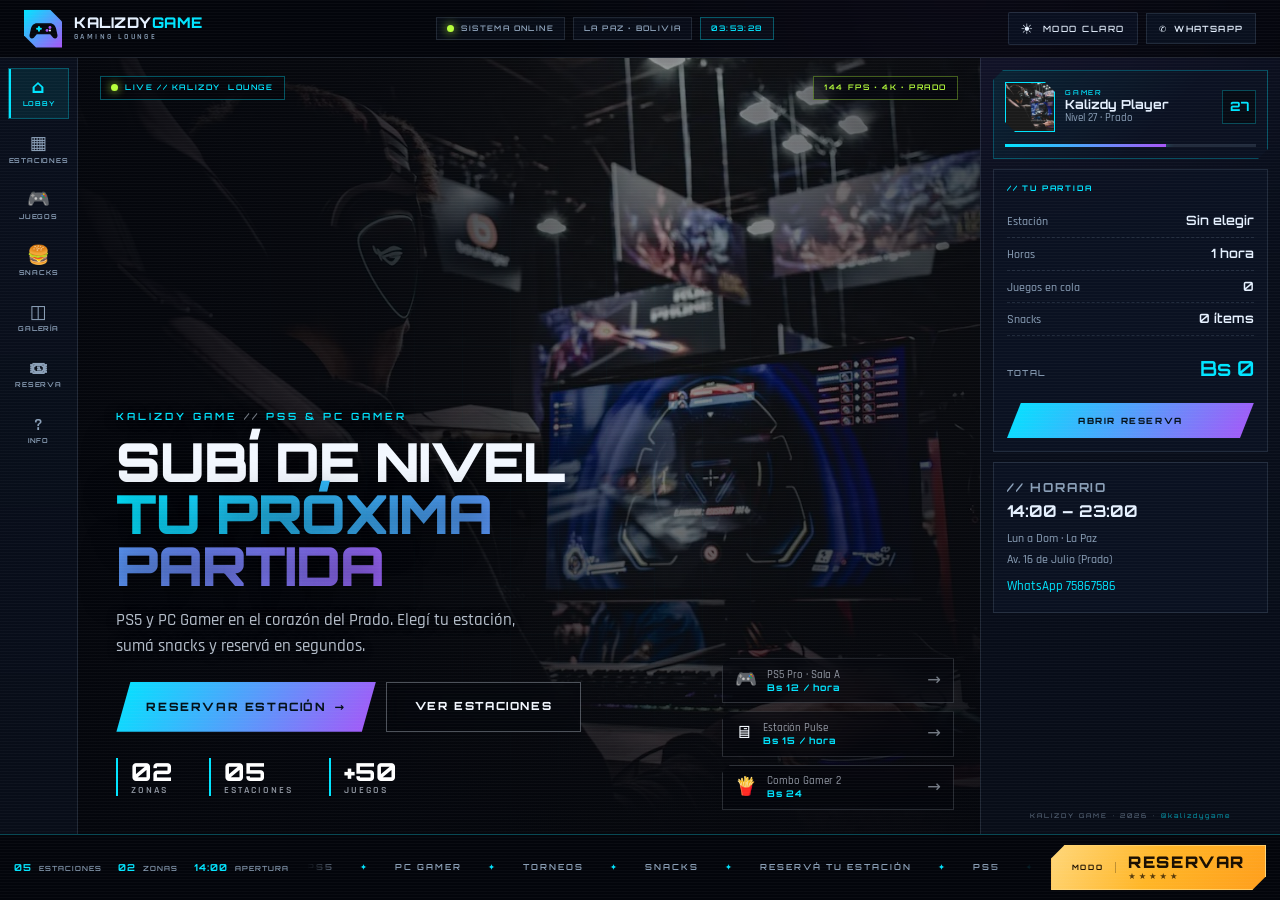
<file: index.html>
<!DOCTYPE html>
<html lang="es">
<head>
  <meta charset="UTF-8">
  <meta name="viewport" content="width=device-width, initial-scale=1.0">
  <title>Kalizdy Game | PS5 &amp; PC Gamer</title>
  <meta name="description" content="Kalizdy Game: PS5 y PC Gamer en el Prado, La Paz. Reservá tu estación y sumá snacks.">
  <meta property="og:type" content="website">
  <meta property="og:locale" content="es_BO">
  <meta property="og:site_name" content="Kalizdy Game">
  <meta property="og:title" content="Kalizdy Game | PS5 &amp; PC Gamer">
  <meta property="og:description" content="PS5 y PC Gamer en el Prado, La Paz. Elegí tu estación, sumá snacks y reservá en segundos.">
  <meta property="og:image" content="hero.jpg">
  <meta name="twitter:card" content="summary_large_image">
  <meta name="twitter:title" content="Kalizdy Game | PS5 &amp; PC Gamer">
  <meta name="twitter:description" content="PS5 y PC Gamer en el Prado, La Paz. Elegí tu estación, sumá snacks y reservá en segundos.">
  <meta name="twitter:image" content="hero.jpg">
  <meta name="theme-color" content="#04060c">
  <meta name="apple-mobile-web-app-capable" content="yes">
  <meta name="apple-mobile-web-app-status-bar-style" content="black-translucent">
  <meta name="apple-mobile-web-app-title" content="Kalizdy Game">

  <link rel="manifest" href="manifest.json">
  <link rel="preload" as="image" href="hero.webp" fetchpriority="high">
  <link rel="icon" type="image/png" sizes="192x192" href="icons/icon-192.png">
  <link rel="apple-touch-icon" href="icons/icon-192.png">

  <link rel="preconnect" href="https://fonts.googleapis.com">
  <link rel="preconnect" href="https://fonts.gstatic.com" crossorigin>
  <link href="https://fonts.googleapis.com/css2?family=Orbitron:wght@500;600;700;800;900&family=Rajdhani:wght@400;500;600;700&display=swap" rel="stylesheet">

  <!-- Estructura: index.html + styles.css + script.js -->
  <link rel="stylesheet" href="styles.css?v=20261133">
</head>
<body>

  <div class="lobby">

    <!-- ================= TOP BAR ================= -->
    <header class="lobby-top">
      <button type="button" class="lobby-burger" id="menuToggle" aria-label="Abrir menú" aria-expanded="false" aria-controls="lobbyRail">
        <span aria-hidden="true">☰</span>
      </button>

      <a class="brand lobby-brand" href="#" id="brandHome" aria-label="KalizdyGame Gaming Lounge — Ir al lobby">
        <span class="brand__mark" aria-hidden="true">
          <svg viewBox="0 0 48 48" width="48" height="48" role="img">
            <path d="M14 16h20c5 0 8.6 3.8 9.6 8.7l2 9.4c.9 4.2-3.4 7.2-6.6 4.2L34.4 33H13.6L9 38.3c-3.2 3-7.5 0-6.6-4.2l2-9.4C5.4 19.8 9 16 14 16Z" fill="#05070d"/>
            <rect x="12.5" y="23" width="9" height="3" rx="1.5" fill="#00e5ff"/>
            <rect x="15.5" y="20" width="3" height="9" rx="1.5" fill="#00e5ff"/>
            <circle cx="34" cy="22.5" r="2.2" fill="#a855f7"/>
            <circle cx="29.5" cy="27" r="2.2" fill="#a855f7"/>
            <circle cx="34" cy="27" r="1.6" fill="#e6f1ff"/>
          </svg>
        </span>
        <span class="brand__text">Kalizdy<span>Game</span> <small>Gaming Lounge</small></span>
      </a>

      <div class="lobby-top__status">
        <span class="top-chip"><i class="status-dot" aria-hidden="true"></i> SISTEMA ONLINE</span>
        <span class="top-chip top-chip--soft">LA PAZ · BOLIVIA</span>
        <span class="top-chip top-chip--clock" id="reloj">--:--:--</span>
      </div>

      <div class="lobby-top__actions">
        <button type="button" class="theme-toggle lobby-theme" id="themeToggle" aria-label="Cambiar a modo claro" aria-pressed="false">
          <span class="theme-toggle__icon" aria-hidden="true">☀</span>
          <span class="theme-toggle__label">Modo claro</span>
        </button>
        <a class="lobby-wa" href="https://wa.me/59175867586" target="_blank" rel="noopener" aria-label="WhatsApp 75867586">
          <span aria-hidden="true">✆</span>
          <span class="lobby-wa__text">WhatsApp</span>
        </a>
      </div>
    </header>

    <!-- ================= RAIL IZQUIERDO ================= -->
    <nav class="lobby-rail" id="lobbyRail" aria-label="Menú principal del lobby">
      <div class="rail-head">
        <span class="rail-head__title">Menú</span>
        <button type="button" class="rail-close" id="railClose" aria-label="Cerrar menú">×</button>
      </div>

      <button type="button" class="rail-btn is-active" data-panel="inicio" aria-pressed="true">
        <span class="rail-btn__icon" aria-hidden="true">⌂</span>
        <span class="rail-btn__label">Lobby</span>
      </button>

      <button type="button" class="rail-btn" data-panel="estaciones" aria-pressed="false">
        <span class="rail-btn__icon" aria-hidden="true">▦</span>
        <span class="rail-btn__label">Estaciones</span>
      </button>

      <button type="button" class="rail-btn" data-panel="juegos" aria-pressed="false">
        <span class="rail-btn__icon" aria-hidden="true">🎮</span>
        <span class="rail-btn__label">Juegos</span>
        <span class="rail-btn__badge" id="railJuegoCount">0</span>
      </button>

      <button type="button" class="rail-btn" data-panel="snacks" aria-pressed="false">
        <span class="rail-btn__icon" aria-hidden="true">🍔</span>
        <span class="rail-btn__label">Snacks</span>
        <span class="rail-btn__badge" id="railSnackCount">0</span>
      </button>

      <button type="button" class="rail-btn" data-panel="galeria" aria-pressed="false">
        <span class="rail-btn__icon" aria-hidden="true">◫</span>
        <span class="rail-btn__label">Galería</span>
      </button>

      <button type="button" class="rail-btn" data-panel="reserva" aria-pressed="false">
        <span class="rail-btn__icon" aria-hidden="true">🎟</span>
        <span class="rail-btn__label">Reserva</span>
      </button>

      <button type="button" class="rail-btn" data-panel="info" aria-pressed="false">
        <span class="rail-btn__icon" aria-hidden="true">?</span>
        <span class="rail-btn__label">Info</span>
      </button>
    </nav>

    <div class="rail-backdrop" id="railBackdrop" aria-hidden="true"></div>

    <!-- ================= ESCENARIO CENTRAL ================= -->
    <main class="lobby-stage" id="inicio">
      <div class="stage-bg" aria-hidden="true">
        <img src="hero.webp" alt="" width="1400" height="933" fetchpriority="high" decoding="async">
        <span class="stage-bg__grid"></span>
      </div>

      <span class="stage-hud stage-hud--tl"><i class="status-dot"></i> LIVE // KALIZDY<span class="hud-extra"> LOUNGE</span></span>
      <span class="stage-hud stage-hud--tr">144 FPS · 4K · PRADO</span>

      <div class="stage-content">
        <p class="eyebrow">Kalizdy Game <span>//</span> PS5 &amp; PC Gamer</p>
        <h1>Subí de nivel<br><span class="grad">tu próxima partida</span></h1>
        <p class="stage-lead">
          PS5 y PC Gamer en el corazón del Prado. Elegí tu estación,
          sumá snacks y reservá en segundos.
        </p>

        <div class="stage-actions">
          <button type="button" class="btn btn--lg" data-open-panel="reserva">
            Reservar estación <span aria-hidden="true">→</span>
          </button>
          <button type="button" class="btn btn--ghost" data-open-panel="estaciones">
            Ver estaciones
          </button>
        </div>

        <ul class="stage-stats">
          <li><strong>02</strong><span>Zonas</span></li>
          <li><strong>05</strong><span>Estaciones</span></li>
          <li><strong>+50</strong><span>Juegos</span></li>
        </ul>
      </div>

      <!-- Accesos rápidos flotantes -->
      <div class="stage-quick" aria-label="Accesos rápidos">
        <button type="button" class="stage-quick__card" data-open-panel="estaciones">
          <span class="stage-quick__icon" aria-hidden="true">🎮</span>
          <span class="stage-quick__body">
            <small>PS5 Pro · Sala A</small>
            <strong>Bs 12 / hora</strong>
          </span>
          <span class="stage-quick__go" aria-hidden="true">→</span>
        </button>

        <button type="button" class="stage-quick__card" data-open-panel="estaciones">
          <span class="stage-quick__icon" aria-hidden="true">🖥</span>
          <span class="stage-quick__body">
            <small>Estación Pulse</small>
            <strong>Bs 15 / hora</strong>
          </span>
          <span class="stage-quick__go" aria-hidden="true">→</span>
        </button>

        <button type="button" class="stage-quick__card" data-open-panel="snacks">
          <span class="stage-quick__icon" aria-hidden="true">🍟</span>
          <span class="stage-quick__body">
            <small>Combo Gamer 2</small>
            <strong>Bs 24</strong>
          </span>
          <span class="stage-quick__go" aria-hidden="true">→</span>
        </button>
      </div>
    </main>

    <!-- ================= PANEL LATERAL DERECHO ================= -->
    <aside class="lobby-side" aria-label="Tu partida y datos del local">
      <section class="side-player">
        <div class="side-player__ava">
          <img src="hero.webp" alt="">
        </div>
        <div class="side-player__meta">
          <small>GAMER</small>
          <strong>Kalizdy Player</strong>
          <span>Nivel 27 · Prado</span>
        </div>
        <span class="side-player__lvl" aria-hidden="true">27</span>
        <div class="side-player__xp" aria-hidden="true"><span class="side-player__xp-fill"></span></div>
      </section>

      <section class="side-block">
        <p class="side-block__title">// Tu partida</p>
        <ul class="side-order">
          <li><span>Estación</span><strong id="sideEstacion">Sin elegir</strong></li>
          <li><span>Horas</span><strong id="sideHoras">1 hora</strong></li>
          <li><span>Juegos en cola</span><strong id="sideJuegos">0</strong></li>
          <li><span>Snacks</span><strong id="sideSnacks">0 ítems</strong></li>
          <li class="side-order__total"><span>Total</span><strong id="sideTotal">Bs 0</strong></li>
        </ul>
        <button type="button" class="btn btn--block side-block__cta" data-open-panel="reserva">
          Abrir reserva
        </button>
      </section>

      <section class="side-block side-block--hours">
        <p class="side-block__title">// Horario</p>
        <strong class="side-hours">14:00 – 23:00</strong>
        <p>Lun a Dom · La Paz</p>
        <p>Av. 16 de Julio (Prado)</p>
        <a href="https://wa.me/59175867586" target="_blank" rel="noopener">WhatsApp 75867586</a>
      </section>

      <p class="side-footer">KALIZDY GAME · 2026 · <a href="https://www.instagram.com/kalizdygame/" target="_blank" rel="noopener">@kalizdygame</a></p>
    </aside>

    <!-- ================= BARRA INFERIOR ================= -->
    <footer class="lobby-bottom">
      <div class="bottom-meta">
        <span><b>05</b> Estaciones</span>
        <span><b>02</b> Zonas</span>
        <span><b>14:00</b> Apertura</span>
      </div>

      <div class="bottom-ticker" aria-hidden="true">
        <div class="bottom-ticker__track">
          <span>PS5</span><i>✦</i><span>PC GAMER</span><i>✦</i><span>TORNEOS</span><i>✦</i><span>SNACKS</span><i>✦</i><span>RESERVÁ TU ESTACIÓN</span><i>✦</i>
          <span>PS5</span><i>✦</i><span>PC GAMER</span><i>✦</i><span>TORNEOS</span><i>✦</i><span>SNACKS</span><i>✦</i><span>RESERVÁ TU ESTACIÓN</span><i>✦</i>
        </div>
      </div>

      <button type="button" class="bottom-cta" data-open-panel="reserva">
        <span class="bottom-cta__side">Modo</span>
        <span class="bottom-cta__body">
          <span class="bottom-cta__main">Reservar</span>
          <span class="bottom-cta__stars" aria-hidden="true">★★★★★</span>
        </span>
      </button>
    </footer>

  </div>

  <!-- ================= CAPA DE PANELES ================= -->
  <div class="panel-layer" id="panelLayer" aria-hidden="true">
    <div class="panel-layer__backdrop" data-close-panel aria-hidden="true"></div>

    <!-- ---------- PANEL ESTACIONES ---------- -->
    <section class="panel panel--estaciones" id="panel-estaciones" role="dialog" aria-modal="true" aria-labelledby="panelEstacionesTitle" aria-hidden="true">
      <header class="panel__head">
        <div>
          <p class="eyebrow">01 <span>//</span> Selector</p>
          <h2 id="panelEstacionesTitle">Elegí tu <span class="grad">zona</span></h2>
        </div>
        <div class="panel__head-actions">
          <button type="button" class="panel__close" data-close-panel aria-label="Cerrar panel">×</button>
        </div>
      </header>

      <div class="panel__body">
        <div id="consolas" class="equipos-panel">
          <div class="panel-toolbar">
            <div class="console-tabs" role="group" aria-label="Filtrar por tipo de consola">
              <button type="button" class="btn-console is-active" data-cat="all" aria-pressed="true">Todo</button>
              <button type="button" class="btn-console" data-cat="ps5" aria-pressed="false">PS5</button>
              <button type="button" class="btn-console" data-cat="pc" aria-pressed="false">PC Gamer</button>
            </div>

            <div class="zona-badge">
              <span class="zona-badge__icon" id="zonaIcon">🎲</span>
              <span class="zona-badge__text">
                <small>Zona seleccionada</small>
                <strong id="zonaLabel">Todas las estaciones</strong>
              </span>
            </div>
          </div>

          <div class="equipos-grid" id="equiposGrid">

            <article class="equipo-card" data-cat="ps5">
              <div class="equipo-card__media">
                <img src="ps5.webp" alt="Jugadores con controles de PS5 frente a la pantalla" loading="lazy" decoding="async" width="480" height="270">
                <span class="equipo-card__tag tag--ps5">PS5</span>
                <span class="equipo-card__lvl">LVL 01</span>
              </div>
              <div class="equipo-card__body">
                <h3>PS5 Pro · Sala A</h3>
                <p>4K a 120 Hz, dos controles DualSense y sofá para dos jugadores.</p>
                <div class="equipo-card__foot">
                  <span class="precio"><span class="precio__cur">Bs</span> 12 <small>/ hora</small></span>
                </div>
                <div class="equipo-card__acciones">
                  <button type="button" class="btn-detalles" aria-expanded="false">Ficha <span class="btn-detalles__sign">+</span></button>
                  <button type="button" class="btn-alquilar" data-estacion="PS5 Pro · Sala A" data-precio="12">Alquilar hora</button>
                </div>
                <div class="equipo-detalles">
                  <div class="spec-grid">
                    <div class="spec"><span>Resolución</span><strong>4K · 120 Hz</strong></div>
                    <div class="spec"><span>Controles</span><strong>2 DualSense</strong></div>
                    <div class="spec"><span>Pantalla</span><strong>55" LED</strong></div>
                    <div class="spec"><span>Incluye</span><strong>1 juego a elección</strong></div>
                  </div>
                  <p class="equipo-detalles__nota">Ideal para FIFA, Spider-Man y juegos de historia.</p>
                </div>
              </div>
            </article>

            <article class="equipo-card" data-cat="ps5">
              <div class="equipo-card__media">
                <img src="ps5-setup.webp" alt="Consola PS5 y monitor con Warzone" loading="lazy" decoding="async" width="480" height="270">
                <span class="equipo-card__tag tag--ps5">PS5</span>
                <span class="equipo-card__lvl">LVL 02</span>
              </div>
              <div class="equipo-card__body">
                <h3>PS5 Slim · Sala B</h3>
                <p>Setup compacto para partidas rápidas con amigos.</p>
                <div class="equipo-card__foot">
                  <span class="precio"><span class="precio__cur">Bs</span> 10 <small>/ hora</small></span>
                </div>
                <div class="equipo-card__acciones">
                  <button type="button" class="btn-detalles" aria-expanded="false">Ficha <span class="btn-detalles__sign">+</span></button>
                  <button type="button" class="btn-alquilar" data-estacion="PS5 Slim · Sala B" data-precio="10">Alquilar hora</button>
                </div>
                <div class="equipo-detalles">
                  <div class="spec-grid">
                    <div class="spec"><span>Resolución</span><strong>4K · 60 Hz</strong></div>
                    <div class="spec"><span>Controles</span><strong>2 DualSense</strong></div>
                    <div class="spec"><span>Pantalla</span><strong>43" LED</strong></div>
                    <div class="spec"><span>Incluye</span><strong>2 juegos de fiesta</strong></div>
                  </div>
                  <p class="equipo-detalles__nota">Perfecta para torneos de EA FC y Mortal Kombat.</p>
                </div>
              </div>
            </article>

            <article class="equipo-card" data-cat="pc">
              <div class="equipo-card__media">
                <img src="pc.webp" alt="Setup de PC Gamer con dos monitores y RGB" loading="lazy" decoding="async" width="480" height="270">
                <span class="equipo-card__tag tag--pc">PC Gamer</span>
                <span class="equipo-card__lvl">LVL 03</span>
              </div>
              <div class="equipo-card__body">
                <h3>Estación Nova</h3>
                <p>La entrada perfecta al competitivo: fluido y listo para ranked.</p>
                <div class="equipo-card__foot">
                  <span class="precio"><span class="precio__cur">Bs</span> 8 <small>/ hora</small></span>
                </div>
                <div class="equipo-card__acciones">
                  <button type="button" class="btn-detalles" aria-expanded="false">Ficha <span class="btn-detalles__sign">+</span></button>
                  <button type="button" class="btn-alquilar" data-estacion="Estación Nova" data-precio="8">Alquilar hora</button>
                </div>
                <div class="equipo-detalles">
                  <div class="spec-grid">
                    <div class="spec"><span>Procesador</span><strong>Intel i5-13400F</strong></div>
                    <div class="spec"><span>Gráfica</span><strong>RTX 4060 8 GB</strong></div>
                    <div class="spec"><span>Memoria</span><strong>16 GB DDR5</strong></div>
                    <div class="spec"><span>Monitor</span><strong>24" · 165 Hz</strong></div>
                  </div>
                  <p class="equipo-detalles__nota">Incluye teclado mecánico, mouse 8K y headset.</p>
                </div>
              </div>
            </article>

            <article class="equipo-card" data-cat="pc">
              <div class="equipo-card__media">
                <img src="torneos.webp" alt="Jugadores compitiendo en PCs en red" loading="lazy" decoding="async" width="480" height="270">
                <span class="equipo-card__tag tag--pc">PC Gamer</span>
                <span class="equipo-card__lvl">LVL 04</span>
              </div>
              <div class="equipo-card__body">
                <h3>Estación Titan</h3>
                <p>Potencia extra para shooters y battle royale sin perder fluidez.</p>
                <div class="equipo-card__foot">
                  <span class="precio"><span class="precio__cur">Bs</span> 12 <small>/ hora</small></span>
                </div>
                <div class="equipo-card__acciones">
                  <button type="button" class="btn-detalles" aria-expanded="false">Ficha <span class="btn-detalles__sign">+</span></button>
                  <button type="button" class="btn-alquilar" data-estacion="Estación Titan" data-precio="12">Alquilar hora</button>
                </div>
                <div class="equipo-detalles">
                  <div class="spec-grid">
                    <div class="spec"><span>Procesador</span><strong>Intel i7-13700F</strong></div>
                    <div class="spec"><span>Gráfica</span><strong>RTX 4070 12 GB</strong></div>
                    <div class="spec"><span>Memoria</span><strong>32 GB DDR5</strong></div>
                    <div class="spec"><span>Monitor</span><strong>27" · 240 Hz</strong></div>
                  </div>
                  <p class="equipo-detalles__nota">Incluye teclado mecánico, mouse 8K y headset.</p>
                </div>
              </div>
            </article>

            <article class="equipo-card" data-cat="pc">
              <div class="equipo-card__media">
                <img src="hero.webp" alt="Gamer con headset en una PC de alto rendimiento" loading="lazy" decoding="async" width="480" height="270">
                <span class="equipo-card__tag tag--pc">PC Gamer</span>
                <span class="equipo-card__lvl">LVL 05</span>
              </div>
              <div class="equipo-card__body">
                <h3>Estación Pulse</h3>
                <p>El setup de los que no aceptan ni un frame de lag.</p>
                <div class="equipo-card__foot">
                  <span class="precio"><span class="precio__cur">Bs</span> 15 <small>/ hora</small></span>
                </div>
                <div class="equipo-card__acciones">
                  <button type="button" class="btn-detalles" aria-expanded="false">Ficha <span class="btn-detalles__sign">+</span></button>
                  <button type="button" class="btn-alquilar" data-estacion="Estación Pulse" data-precio="15">Alquilar hora</button>
                </div>
                <div class="equipo-detalles">
                  <div class="spec-grid">
                    <div class="spec"><span>Procesador</span><strong>Intel i9-14900F</strong></div>
                    <div class="spec"><span>Gráfica</span><strong>RTX 4080 16 GB</strong></div>
                    <div class="spec"><span>Memoria</span><strong>32 GB DDR5</strong></div>
                    <div class="spec"><span>Monitor</span><strong>27" · 360 Hz</strong></div>
                  </div>
                  <p class="equipo-detalles__nota">Incluye teclado óptico, mouse 8K y headset premium.</p>
                </div>
              </div>
            </article>

          </div>
        </div>
      </div>
    </section>

    <!-- ---------- PANEL JUEGOS ---------- -->
    <section class="panel panel--juegos" id="panel-juegos" role="dialog" aria-modal="true" aria-labelledby="panelJuegosTitle" aria-hidden="true">
      <header class="panel__head">
        <div>
          <p class="eyebrow">02 <span>//</span> Catálogo</p>
          <h2 id="panelJuegosTitle">Elegí tu <span class="grad">juego</span></h2>
        </div>
        <div class="panel__head-actions">
          <div class="cola-meta" aria-live="polite">
            <span class="cola-meta__icon" aria-hidden="true">🕹</span>
            <span><strong id="colaCount">0</strong> en cola</span>
          </div>
          <button type="button" class="panel__close" data-close-panel aria-label="Cerrar panel">×</button>
        </div>
      </header>

      <div class="panel__body">
        <div class="juegos-layout">
          <div class="juegos-main">
            <div class="panel-toolbar juegos-toolbar">
              <div class="console-tabs juegos-filtros" id="filtrosJuegos" role="group" aria-label="Filtrar catálogo por plataforma">
                <button type="button" class="btn-console is-active" data-cat="all" aria-pressed="true">Todo</button>
                <button type="button" class="btn-console" data-cat="ps5" aria-pressed="false">PS5</button>
                <button type="button" class="btn-console" data-cat="pc" aria-pressed="false">PC Gamer</button>
              </div>
              <p class="juegos-count" id="juegosCount" aria-live="polite">Cargando catálogo…</p>
            </div>

            <p class="juegos-estado" id="catalogoEstado" role="status" aria-live="polite">
              <span class="juegos-estado__spinner" aria-hidden="true"></span>
              Cargando catálogo de juegos…
            </p>

            <div class="juegos-grid" id="catalogoJuegos" aria-busy="true"></div>
          </div>

          <aside class="cola-juegos" aria-label="Cola de juegos">
            <p class="cola-juegos__title"><i class="status-dot" aria-hidden="true"></i> Mi cola</p>
            <ul class="cola-juegos__list" id="colaJuegosLista">
              <li class="cola-juegos__empty">Todavía no elegiste juegos.</li>
            </ul>
            <div class="cola-juegos__total">
              <span>En cola</span>
              <strong id="colaTotal">0 juegos</strong>
            </div>
            <button type="button" class="btn btn--block" id="colaReservar" data-open-panel="reserva">Reservar con mi cola</button>
            <button type="button" class="btn btn--ghost btn--block" id="colaVaciar">Vaciar cola</button>
            <p class="cola-juegos__nota">Los juegos están incluidos con tu estación.</p>
          </aside>
        </div>
      </div>
    </section>

    <!-- ---------- PANEL SNACKS ---------- -->
    <section class="panel panel--snacks" id="panel-snacks" role="dialog" aria-modal="true" aria-labelledby="panelSnacksTitle" aria-hidden="true">
      <header class="panel__head">
        <div>
          <p class="eyebrow">03 <span>//</span> Snack Bar</p>
          <h2 id="panelSnacksTitle">Combo <span class="grad">Snacks</span></h2>
        </div>
        <div class="panel__head-actions">
          <div class="snack-summary" aria-live="polite">
            <span class="snack-summary__icon" aria-hidden="true">🛒</span>
            <span class="snack-summary__items"><strong id="snackCount">0</strong> ítems</span>
            <span class="snack-summary__total" id="snackTotal">Bs 0</span>
          </div>
          <button type="button" class="panel__close" data-close-panel aria-label="Cerrar panel">×</button>
        </div>
      </header>

      <div class="panel__body">
        <p class="panel-lead">Sumá bebidas y combos a tu mesa. El total se actualiza al instante.</p>

        <div class="snacks-layout">
          <div class="snacks-grid">

            <article class="snack" data-id="combo-gamer-1" data-price="18">
              <span class="snack__icon" aria-hidden="true">🍔</span>
              <div class="snack__info">
                <h3>Combo Gamer 1</h3>
                <p>Hamburguesa + refresco</p>
              </div>
              <span class="snack__price">Bs 18</span>
              <div class="snack__controls">
                <button type="button" class="qty-btn" data-action="minus" aria-label="Quitar Combo Gamer 1">−</button>
                <span class="qty" data-qty>0</span>
                <button type="button" class="qty-btn qty-btn--plus" data-action="plus" aria-label="Agregar Combo Gamer 1">+</button>
              </div>
            </article>

            <article class="snack" data-id="combo-gamer-2" data-price="24">
              <span class="snack__icon" aria-hidden="true">🍟</span>
              <div class="snack__info">
                <h3>Combo Gamer 2</h3>
                <p>Hamburguesa + papas + refresco</p>
              </div>
              <span class="snack__price">Bs 24</span>
              <div class="snack__controls">
                <button type="button" class="qty-btn" data-action="minus" aria-label="Quitar Combo Gamer 2">−</button>
                <span class="qty" data-qty>0</span>
                <button type="button" class="qty-btn qty-btn--plus" data-action="plus" aria-label="Agregar Combo Gamer 2">+</button>
              </div>
            </article>

            <article class="snack" data-id="combo-gamer-3" data-price="30">
              <span class="snack__icon" aria-hidden="true">🍗</span>
              <div class="snack__info">
                <h3>Combo Gamer 3</h3>
                <p>Alitas + papas + refresco</p>
              </div>
              <span class="snack__price">Bs 30</span>
              <div class="snack__controls">
                <button type="button" class="qty-btn" data-action="minus" aria-label="Quitar Combo Gamer 3">−</button>
                <span class="qty" data-qty>0</span>
                <button type="button" class="qty-btn qty-btn--plus" data-action="plus" aria-label="Agregar Combo Gamer 3">+</button>
              </div>
            </article>

            <article class="snack" data-id="nachos" data-price="12">
              <span class="snack__icon" aria-hidden="true">🧀</span>
              <div class="snack__info">
                <h3>Nachos Kalizdy</h3>
                <p>Queso, jalapeños y guacamole</p>
              </div>
              <span class="snack__price">Bs 12</span>
              <div class="snack__controls">
                <button type="button" class="qty-btn" data-action="minus" aria-label="Quitar Nachos Kalizdy">−</button>
                <span class="qty" data-qty>0</span>
                <button type="button" class="qty-btn qty-btn--plus" data-action="plus" aria-label="Agregar Nachos Kalizdy">+</button>
              </div>
            </article>

            <article class="snack" data-id="refresco" data-price="5">
              <span class="snack__icon" aria-hidden="true">🥤</span>
              <div class="snack__info">
                <h3>Refresco</h3>
                <p>Vaso grande con hielo</p>
              </div>
              <span class="snack__price">Bs 5</span>
              <div class="snack__controls">
                <button type="button" class="qty-btn" data-action="minus" aria-label="Quitar Refresco">−</button>
                <span class="qty" data-qty>0</span>
                <button type="button" class="qty-btn qty-btn--plus" data-action="plus" aria-label="Agregar Refresco">+</button>
              </div>
            </article>

            <article class="snack" data-id="cafe" data-price="3">
              <span class="snack__icon" aria-hidden="true">☕</span>
              <div class="snack__info">
                <h3>Café</h3>
                <p>Caliente o frío, para la madrugada</p>
              </div>
              <span class="snack__price">Bs 3</span>
              <div class="snack__controls">
                <button type="button" class="qty-btn" data-action="minus" aria-label="Quitar Café">−</button>
                <span class="qty" data-qty>0</span>
                <button type="button" class="qty-btn qty-btn--plus" data-action="plus" aria-label="Agregar Café">+</button>
              </div>
            </article>

          </div>

          <aside class="pedido-lateral" aria-live="polite">
            <p class="pedido-lateral__title"><i class="status-dot" aria-hidden="true"></i> Tu pedido</p>
            <ul class="pedido-lateral__list" id="pedidoSnacksLista">
              <li class="pedido-lateral__empty">Todavía no elegiste snacks.</li>
            </ul>
            <div class="pedido-lateral__total">
              <span>Total snacks</span>
              <strong id="pedidoSnacksTotal">Bs 0</strong>
            </div>
            <button type="button" class="btn btn--block" data-open-panel="reserva">Ir a reservar</button>
          </aside>
        </div>

        <p class="snacks-note">El total de snacks se paga al momento de la reserva.</p>
      </div>
    </section>

    <!-- ---------- PANEL GALERÍA ---------- -->
    <section class="panel panel--galeria" id="panel-galeria" role="dialog" aria-modal="true" aria-labelledby="panelGaleriaTitle" aria-hidden="true">
      <header class="panel__head">
        <div>
          <p class="eyebrow">04 <span>//</span> Galería</p>
          <h2 id="panelGaleriaTitle">Conocé <span class="grad">Kalizdy Game</span></h2>
        </div>
        <div class="panel__head-actions">
          <div class="carrusel__meta" aria-live="polite">
            <span id="slideActual" class="carrusel__meta-value">01</span> <i>/</i> <span id="slideTotal">05</span>
          </div>
          <button type="button" class="panel__close" data-close-panel aria-label="Cerrar panel">×</button>
        </div>
      </header>

      <div class="panel__body panel__body--galeria">
        <div class="carrusel" id="carrusel">
          <div class="carrusel__viewport">

            <article class="slide is-active">
              <img src="ps5.webp" alt="Zona PS5 con dos jugadores y controles DualSense" loading="lazy" decoding="async" width="1200" height="675">
              <span class="slide__scan"></span>
              <div class="slide__caption">
                <span class="slide__index">01</span>
                <h3>Zona PS5</h3>
                <p>Dos controles, pantalla grande y tu FIFA de siempre.</p>
              </div>
            </article>

            <article class="slide">
              <img src="ps5-setup.webp" alt="Consola PS5 con monitor y Warzone" loading="lazy" decoding="async" width="1200" height="675">
              <span class="slide__scan"></span>
              <div class="slide__caption">
                <span class="slide__index">02</span>
                <h3>Setup PS5</h3>
                <p>Warzone, 4K y sillón para la escuadra completa.</p>
              </div>
            </article>

            <article class="slide">
              <img src="pc.webp" alt="Setup de PC Gamer con dos monitores y luces RGB" loading="lazy" decoding="async" width="1200" height="675">
              <span class="slide__scan"></span>
              <div class="slide__caption">
                <span class="slide__index">03</span>
                <h3>PC Gamer</h3>
                <p>Monitores de 240 Hz, teclado mecánico y RGB.</p>
              </div>
            </article>

            <article class="slide">
              <img src="torneos.webp" alt="Jugadores compitiendo en una LAN" loading="lazy" decoding="async" width="1200" height="675">
              <span class="slide__scan"></span>
              <div class="slide__caption">
                <span class="slide__index">04</span>
                <h3>Torneos</h3>
                <p>Noches de LAN y competencia en pleno Prado.</p>
              </div>
            </article>

            <article class="slide">
              <img src="snacks.webp" alt="Hamburguesas y refrescos del snack bar" loading="lazy" decoding="async" width="1200" height="675">
              <span class="slide__scan"></span>
              <div class="slide__caption">
                <span class="slide__index">05</span>
                <h3>Snack Bar</h3>
                <p>Combos, bebidas y energía para la madrugada.</p>
              </div>
            </article>

          </div>

          <button type="button" class="carrusel__btn carrusel__btn--prev" id="prevSlide" aria-label="Imagen anterior">‹</button>
          <button type="button" class="carrusel__btn carrusel__btn--next" id="nextSlide" aria-label="Imagen siguiente">›</button>

          <div class="carrusel__footer">
            <div class="carrusel__dots" id="carruselDots"></div>
            <div class="carrusel__progress"><span id="carruselProgress"></span></div>
          </div>
        </div>
      </div>
    </section>

    <!-- ---------- PANEL RESERVA ---------- -->
    <section class="panel panel--reserva" id="panel-reserva" role="dialog" aria-modal="true" aria-labelledby="panelReservaTitle" aria-hidden="true">
      <header class="panel__head">
        <div>
          <p class="eyebrow">05 <span>//</span> Reserva</p>
          <h2 id="panelReservaTitle">Asegurá tu <span class="grad">lugar</span></h2>
        </div>
        <div class="panel__head-actions">
          <button type="button" class="panel__close" data-close-panel aria-label="Cerrar panel">×</button>
        </div>
      </header>

      <div class="panel__body">
        <div class="reserva">

          <div class="reserva__info">
            <p class="eyebrow">// Check-in</p>
            <p class="reserva__lead">
              Elegí consola, fecha y hora. Te confirmamos la reserva al instante
              y pagás directamente cuando llegás al local.
            </p>

            <ul class="reserva__list">
              <li><span aria-hidden="true">▸</span> Confirmación inmediata</li>
              <li><span aria-hidden="true">▸</span> Cambios gratis hasta 2 horas antes</li>
              <li><span aria-hidden="true">▸</span> Pago en el local: efectivo, tarjeta o QR</li>
              <li><span aria-hidden="true">▸</span> Snacks y bebidas en el local</li>
            </ul>

            <div class="reserva__hours">
              <span>Horario</span>
              <strong>Lun a Dom · 14:00 – 23:00</strong>
            </div>

            <div class="reserva__pago">
              <span class="reserva__pago-icon" aria-hidden="true">💵</span>
              <span class="reserva__pago-text">
                <small>Forma de pago</small>
                <strong>En el local · efectivo, tarjeta o QR</strong>
                <span>No se cobra online.</span>
              </span>
            </div>

            <a class="btn btn--ghost reserva__wa" href="https://wa.me/59175867586" target="_blank" rel="noopener">
              WhatsApp 75867586
            </a>
          </div>

          <form class="reserva__form" id="reservaForm" novalidate>
            <div class="form-fields">
            <p class="form-title"><i class="status-dot" aria-hidden="true"></i> Calculadora de reserva</p>

            <div class="field">
              <label for="nombre">Nombre</label>
              <input type="text" id="nombre" name="nombre" placeholder="Tu nombre" autocomplete="name" maxlength="40" required>
              <span class="field-error" data-error-for="nombre"></span>
            </div>

            <div class="field">
              <label for="celular">Celular / WhatsApp</label>
              <input type="tel" id="celular" name="celular" placeholder="Ej. 75867586" inputmode="numeric" pattern="[0-9]*" maxlength="11" autocomplete="tel" required>
              <span class="field-hint">Solo números · 8 dígitos (o 591 + 8 dígitos).</span>
              <span class="field-error" data-error-for="celular"></span>
            </div>

            <div class="field">
              <label for="estacion">Estación</label>
              <select id="estacion" name="estacion" required>
                <option value="">Elegí una estación</option>
                <optgroup label="PS5">
                  <option value="PS5 Pro · Sala A">PS5 Pro · Sala A</option>
                  <option value="PS5 Slim · Sala B">PS5 Slim · Sala B</option>
                </optgroup>
                <optgroup label="PC Gamer">
                  <option value="Estación Nova">Estación Nova</option>
                  <option value="Estación Titan">Estación Titan</option>
                  <option value="Estación Pulse">Estación Pulse</option>
                </optgroup>
              </select>
              <span class="field-error" data-error-for="estacion"></span>
            </div>

            <div class="field">
              <label for="horas">Horas de reserva</label>
              <div class="horas-control">
                <button type="button" class="horas-btn" id="horasMenos" aria-label="Quitar una hora">−</button>
                <input type="number" id="horas" name="horas" min="1" max="6" step="1" value="1" required>
                <button type="button" class="horas-btn" id="horasMas" aria-label="Agregar una hora">+</button>
                <span class="horas-precio" id="precioHoraVista">Bs 0 / hora</span>
              </div>
              <span class="field-error" data-error-for="horas"></span>
            </div>

            <div class="field-row">
              <div class="field">
                <label for="fecha">Fecha</label>
                <input type="date" id="fecha" name="fecha" required>
                <span class="field-error" data-error-for="fecha"></span>
              </div>
              <div class="field">
                <label for="hora">Hora</label>
                <select id="hora" name="hora" required>
                  <option value="">Elegí</option>
                  <option value="14:00">14:00</option>
                  <option value="15:00">15:00</option>
                  <option value="16:00">16:00</option>
                  <option value="17:00">17:00</option>
                  <option value="18:00">18:00</option>
                  <option value="19:00">19:00</option>
                  <option value="20:00">20:00</option>
                  <option value="21:00">21:00</option>
                  <option value="22:00">22:00</option>
                </select>
                <span class="field-error" data-error-for="hora"></span>
              </div>
            </div>

            <div class="field">
              <label for="personas">Personas</label>
              <select id="personas" name="personas">
                <option value="1">1 persona</option>
                <option value="2">2 personas</option>
                <option value="3">3 personas</option>
                <option value="4">4 personas</option>
                <option value="5">5 personas</option>
                <option value="6">6 personas</option>
              </select>
              <span class="field-error" data-error-for="personas"></span>
            </div>
            </div>

            <div class="pedido" id="pedidoReserva">
              <p class="pedido__title"><i class="status-dot" aria-hidden="true"></i> Resumen de pedido</p>

              <ul class="pedido__list">
                <li><span>Estación</span><strong id="resumenEstacion">—</strong></li>
                <li><span>Fecha</span><strong id="resumenFecha">—</strong></li>
                <li><span>Hora</span><strong id="resumenHora">—</strong></li>
                <li><span>Personas</span><strong id="resumenPersonas">—</strong></li>
                <li><span>Horas</span><strong id="resumenHoras">-</strong></li>
                <li><span>Pago</span><strong>En el local</strong></li>
                <li><span>Precio / hora</span><strong id="resumenPrecio">Bs 0</strong></li>
                <li><span>Subtotal estación</span><strong id="resumenSubtotalEstacion">Bs 0</strong></li>
              </ul>

              <div class="pedido__snacks">
                <p class="pedido__subtitle">Snacks</p>
                <ul id="resumenSnacksLista" class="resumen-snacks">
                  <li class="pedido__empty">Sin snacks seleccionados.</li>
                </ul>
                <div class="pedido__line">
                  <span>Total snacks</span>
                  <strong id="resumenTotalSnacks">Bs 0</strong>
                </div>
              </div>

              <div class="pedido__total">
                <span>Total a pagar</span>
                <strong id="resumenTotalGeneral">Bs 0</strong>
              </div>

              <div class="reserva__actions">
                <button type="submit" class="btn btn--block" id="btnConfirmarReserva">Confirmar reserva</button>
                <button type="reset" class="btn btn--ghost" id="reservaReset">Limpiar</button>
              </div>
            </div>

            <p class="form-error" id="formError" role="alert"></p>
          </form>

        </div>
      </div>
    </section>

    <!-- ---------- PANEL INFO ---------- -->
    <section class="panel panel--info" id="panel-info" role="dialog" aria-modal="true" aria-labelledby="panelInfoTitle" aria-hidden="true">
      <header class="panel__head">
        <div>
          <p class="eyebrow">06 <span>//</span> Info</p>
          <h2 id="panelInfoTitle">Todo sobre <span class="grad">Kalizdy</span></h2>
        </div>
        <div class="panel__head-actions">
          <button type="button" class="panel__close" data-close-panel aria-label="Cerrar panel">×</button>
        </div>
      </header>

      <div class="panel__body">
        <div class="info-layout">
          <div class="info-main">
            <div class="info-cards">
              <article class="info-card">
                <span>01</span>
                <h3>Horario</h3>
                <p>Lun a Dom<br>14:00 – 23:00</p>
              </article>

              <article class="info-card">
                <span>02</span>
                <h3>Ubicación</h3>
                <p>Av. 16 de Julio (Prado)<br>La Paz, Bolivia</p>
              </article>

              <article class="info-card">
                <span>03</span>
                <h3>Contacto</h3>
                <p>
                  <a href="https://wa.me/59175867586" target="_blank" rel="noopener">WhatsApp 75867586</a><br>
                  <a href="https://www.instagram.com/kalizdygame/" target="_blank" rel="noopener">Instagram @kalizdygame</a>
                </p>
              </article>
            </div>

            <div class="social-links" aria-label="Redes sociales de Kalizdy Game">
              <a class="social-link" href="https://www.instagram.com/kalizdygame/" target="_blank" rel="noopener">
                <span class="social-link__icon" aria-hidden="true">◎</span>
                <span class="social-link__body">
                  <small>Instagram</small>
                  <strong>@kalizdygame</strong>
                </span>
                <span class="social-link__go" aria-hidden="true">→</span>
              </a>

              <a class="social-link" href="https://wa.me/59175867586" target="_blank" rel="noopener">
                <span class="social-link__icon" aria-hidden="true">✆</span>
                <span class="social-link__body">
                  <small>WhatsApp</small>
                  <strong>75867586</strong>
                </span>
                <span class="social-link__go" aria-hidden="true">→</span>
              </a>
            </div>

            <div class="faq">
              <h3 class="faq__title">Preguntas frecuentes</h3>

              <div class="faq-item">
                <button type="button" class="faq-q" aria-expanded="false">
                  ¿Necesito reservar antes de ir?
                  <span class="faq-q__sign" aria-hidden="true">+</span>
                </button>
                <div class="faq-a">
                  <p>No es obligatorio, pero reservar asegura tu estación y evita esperas, sobre todo los fines de semana.</p>
                </div>
              </div>

              <div class="faq-item">
                <button type="button" class="faq-q" aria-expanded="false">
                  ¿Cómo se calcula el precio?
                  <span class="faq-q__sign" aria-hidden="true">+</span>
                </button>
                <div class="faq-a">
                  <p>El total es la tarifa por hora de la estación multiplicada por las horas reservadas, más los snacks que agregues.</p>
                </div>
              </div>

              <div class="faq-item">
                <button type="button" class="faq-q" aria-expanded="false">
                  ¿Puedo cambiar o cancelar mi reserva?
                  <span class="faq-q__sign" aria-hidden="true">+</span>
                </button>
                <div class="faq-a">
                  <p>Sí, podés cambiarla o cancelarla sin costo hasta 2 horas antes del horario reservado.</p>
                </div>
              </div>

              <div class="faq-item">
                <button type="button" class="faq-q" aria-expanded="false">
                  ¿Cuántas personas pueden jugar?
                  <span class="faq-q__sign" aria-hidden="true">+</span>
                </button>
                <div class="faq-a">
                  <p>Cada estación admite hasta 6 personas. Las salas PS5 incluyen dos controles DualSense.</p>
                </div>
              </div>

              <div class="faq-item">
                <button type="button" class="faq-q" aria-expanded="false">
                  ¿Cómo se paga la reserva?
                  <span class="faq-q__sign" aria-hidden="true">+</span>
                </button>
                <div class="faq-a">
                  <p>No se cobra online. El pago se realiza en el local en efectivo, tarjeta o QR al llegar.</p>
                </div>
              </div>
            </div>
          </div>

          <aside class="info-aside">
            <p class="side-block__title">// Cómo funciona</p>

            <ol class="info-steps">
              <li><b>01</b><span>Elegí estación y horas en la calculadora.</span></li>
              <li><b>02</b><span>Sumá combos y snacks a tu pedido.</span></li>
              <li><b>03</b><span>Enviá la reserva y pagá en el local.</span></li>
            </ol>

            <button type="button" class="btn btn--block" data-open-panel="reserva">Ir a reservar</button>
          </aside>
        </div>
      </div>
    </section>
  </div>

  <!-- ================= MODAL DE CONFIRMACIÓN ================= -->
  <div class="modal" id="modalReserva" role="dialog" aria-modal="true" aria-labelledby="modalTitulo" aria-hidden="true">
    <div class="modal__backdrop" id="modalBackdrop"></div>

    <div class="modal__dialog">
      <button type="button" class="modal__close" id="modalCerrar" aria-label="Cerrar">×</button>

      <div class="modal__vista" id="modalConfirmacion">
        <p class="eyebrow">// Confirmación</p>
        <h3 id="modalTitulo">Revisá tu reserva</h3>
        <p class="modal__lead">Verificá el detalle antes de enviarla. El pago se realiza en el local.</p>

        <div class="modal__timer" id="modalTimerBox">
          <span>Tiempo restante</span>
          <strong id="modalTimer">00:30</strong>
        </div>
        <div class="modal__progress"><span id="modalProgress"></span></div>

        <ul class="modal__list">
          <li><span>Estación</span><strong id="modalEstacion">—</strong></li>
          <li><span>Fecha</span><strong id="modalFecha">—</strong></li>
          <li><span>Hora</span><strong id="modalHora">—</strong></li>
          <li><span>Personas</span><strong id="modalPersonas">—</strong></li>
          <li><span>Horas</span><strong id="modalHoras">—</strong></li>
          <li><span>Pago</span><strong>En el local</strong></li>
          <li><span>Precio / hora</span><strong id="modalPrecio">—</strong></li>
          <li><span>Subtotal estación</span><strong id="modalSubtotal">—</strong></li>
          <li><span>Total snacks</span><strong id="modalTotalSnacks">—</strong></li>
        </ul>

        <ul class="modal__snacks" id="modalSnacksLista"></ul>

        <div class="modal__total">
          <span>Total a pagar en el local</span>
          <strong id="modalTotal">—</strong>
        </div>

        <p class="form-error" id="modalEnvioError" role="alert"></p>

        <div class="modal__actions">
          <button type="button" class="btn btn--ghost" id="modalCancelar">Cancelar</button>
          <button type="button" class="btn" id="modalConfirmar">Enviar reserva</button>
        </div>
      </div>

      <section class="modal__vista modal__enviado" id="modalEnviado" aria-live="polite" hidden>
        <p class="eyebrow">// Simulación</p>
        <div class="modal__check" aria-hidden="true">✓</div>
        <h3 id="modalEnvioTitulo" tabindex="-1">Reserva enviada</h3>
        <p class="modal__lead">
          Listo, <strong id="envioNombre">—</strong>. Tu reserva quedó registrada.
        </p>

        <p class="modal__estado">
          <i class="status-dot" aria-hidden="true"></i>
          <span id="envioEstado">Enviado ahora</span>
        </p>

        <div class="modal__code">
          <span>Código de reserva</span>
          <strong id="envioCodigo">—</strong>
        </div>

        <ul class="modal__list">
          <li><span>Estación</span><strong id="envioEstacion">—</strong></li>
          <li><span>Fecha</span><strong id="envioFecha">—</strong></li>
          <li><span>Hora</span><strong id="envioHora">—</strong></li>
          <li><span>Personas</span><strong id="envioPersonas">—</strong></li>
          <li><span>Horas</span><strong id="envioHoras">—</strong></li>
          <li><span>Snacks</span><strong id="envioSnacks">—</strong></li>
          <li><span>Estado</span><strong id="envioEstadoReserva">Pendiente</strong></li>
          <li><span>Pago</span><strong>En el local</strong></li>
          <li class="modal__list-total"><span>Total</span><strong id="envioTotal">—</strong></li>
        </ul>

        <div class="modal__actions">
          <button type="button" class="btn btn--ghost" id="envioNueva">Nueva reserva</button>
          <button type="button" class="btn" id="envioCerrar">Listo</button>
        </div>

        <p class="modal__nota">
          Reserva registrada en el sistema. El pago se realiza en el local en
          efectivo, tarjeta o QR.
        </p>
      </section>
    </div>
  </div>

  <!-- ================= TOAST ================= -->
  <div class="toast" id="toast" role="status" aria-live="polite"></div>

  <script src="vendor/jquery-3.7.1.min.js"></script>
  <script src="vendor/dompurify.min.js"></script>
  <script src="supabase.js"></script>
  <script src="script.js?v=20261133"></script>
  <!-- Hidratación de estado: tema, snacks, cola y borrador de reserva -->
  <script src="hidratacion.js?v=20261133"></script>
</body>
</html>
</file>
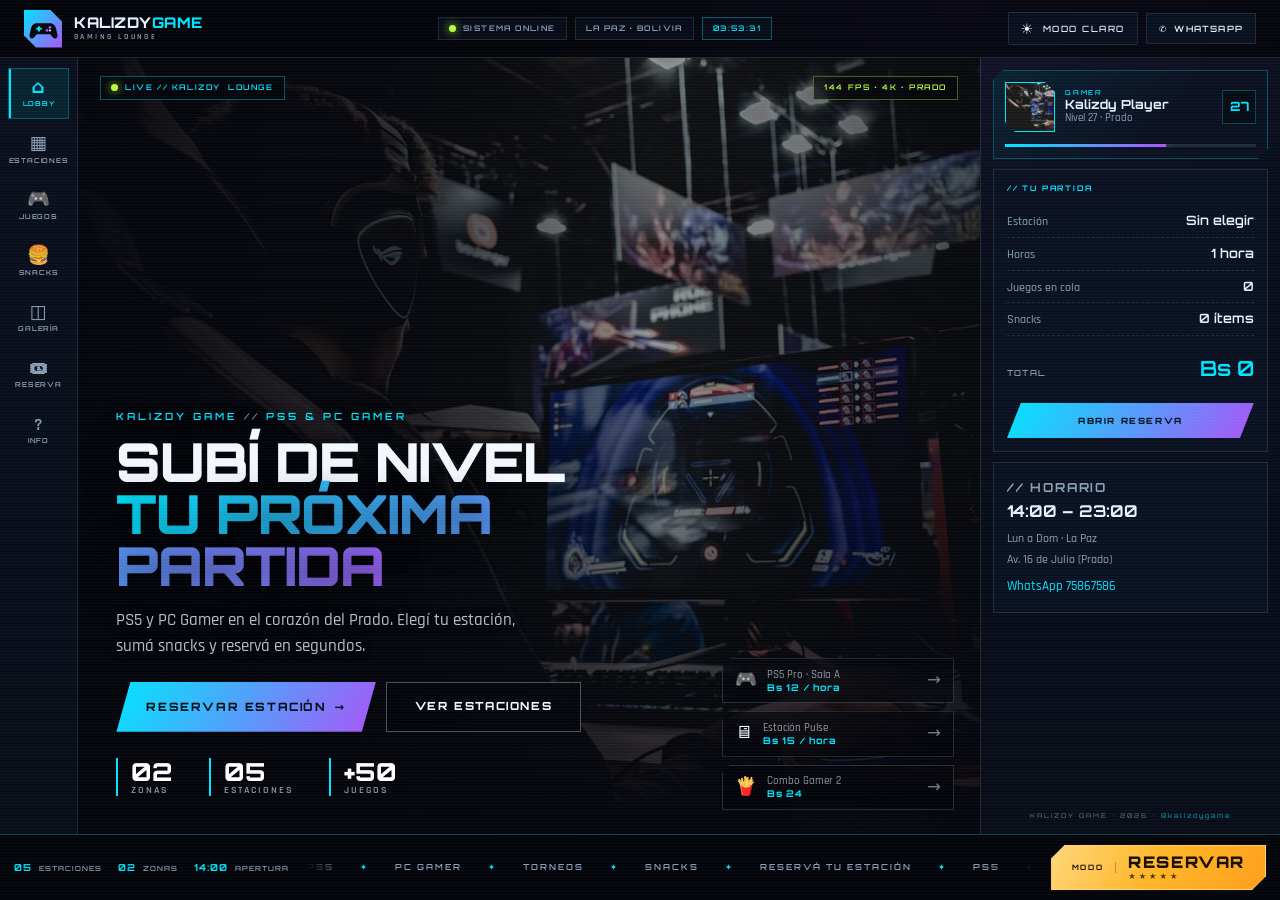
<file: fase-ui-pwa/index.html>
<!DOCTYPE html>
<html lang="es">
<head>
  <meta charset="UTF-8">
  <meta name="viewport" content="width=device-width, initial-scale=1.0">
  <title>Kalizdy Game | PS5 &amp; PC Gamer</title>
  <meta name="description" content="Kalizdy Game: PS5 y PC Gamer en el Prado, La Paz. Reservá tu estación y sumá snacks.">
  <meta property="og:type" content="website">
  <meta property="og:locale" content="es_BO">
  <meta property="og:site_name" content="Kalizdy Game">
  <meta property="og:title" content="Kalizdy Game | PS5 &amp; PC Gamer">
  <meta property="og:description" content="PS5 y PC Gamer en el Prado, La Paz. Elegí tu estación, sumá snacks y reservá en segundos.">
  <meta property="og:image" content="hero.jpg">
  <meta name="twitter:card" content="summary_large_image">
  <meta name="twitter:title" content="Kalizdy Game | PS5 &amp; PC Gamer">
  <meta name="twitter:description" content="PS5 y PC Gamer en el Prado, La Paz. Elegí tu estación, sumá snacks y reservá en segundos.">
  <meta name="twitter:image" content="hero.jpg">
  <meta name="theme-color" content="#04060c">
  <meta name="mobile-web-app-capable" content="yes">
  <meta name="apple-mobile-web-app-capable" content="yes">
  <meta name="apple-mobile-web-app-status-bar-style" content="black-translucent">
  <meta name="apple-mobile-web-app-title" content="Kalizdy Game">
  <meta name="application-name" content="Kalizdy Game">

  <link rel="manifest" href="manifest.json">
  <link rel="preload" as="image" href="hero.webp" fetchpriority="high">
  <link rel="icon" type="image/png" sizes="192x192" href="icons/icon-192.png">
  <link rel="apple-touch-icon" href="icons/icon-192.png">

  <link rel="preconnect" href="https://fonts.googleapis.com">
  <link rel="preconnect" href="https://fonts.gstatic.com" crossorigin>
  <link href="https://fonts.googleapis.com/css2?family=Orbitron:wght@500;600;700;800;900&family=Rajdhani:wght@400;500;600;700&display=swap" rel="stylesheet">

  <!-- Estructura: index.html + styles.css + script.js -->
  <link rel="stylesheet" href="styles.css?v=20261133">
  <!-- Capa PWA: instalación, actualizaciones y estado de conexión -->
  <link rel="stylesheet" href="pwa.css?v=20261133">
</head>
<body>

  <div class="lobby">

    <!-- ================= TOP BAR ================= -->
    <header class="lobby-top">
      <button type="button" class="lobby-burger" id="menuToggle" aria-label="Abrir menú" aria-expanded="false" aria-controls="lobbyRail">
        <span aria-hidden="true">☰</span>
      </button>

      <a class="brand lobby-brand" href="#" id="brandHome" aria-label="KalizdyGame Gaming Lounge — Ir al lobby">
        <span class="brand__mark" aria-hidden="true">
          <svg viewBox="0 0 48 48" width="48" height="48" role="img">
            <path d="M14 16h20c5 0 8.6 3.8 9.6 8.7l2 9.4c.9 4.2-3.4 7.2-6.6 4.2L34.4 33H13.6L9 38.3c-3.2 3-7.5 0-6.6-4.2l2-9.4C5.4 19.8 9 16 14 16Z" fill="#05070d"/>
            <rect x="12.5" y="23" width="9" height="3" rx="1.5" fill="#00e5ff"/>
            <rect x="15.5" y="20" width="3" height="9" rx="1.5" fill="#00e5ff"/>
            <circle cx="34" cy="22.5" r="2.2" fill="#a855f7"/>
            <circle cx="29.5" cy="27" r="2.2" fill="#a855f7"/>
            <circle cx="34" cy="27" r="1.6" fill="#e6f1ff"/>
          </svg>
        </span>
        <span class="brand__text">Kalizdy<span>Game</span> <small>Gaming Lounge</small></span>
      </a>

      <div class="lobby-top__status">
        <span class="top-chip"><i class="status-dot" aria-hidden="true"></i> SISTEMA ONLINE</span>
        <span class="top-chip top-chip--soft">LA PAZ · BOLIVIA</span>
        <span class="top-chip top-chip--clock" id="reloj">--:--:--</span>
      </div>

      <div class="lobby-top__actions">
        <button type="button" class="lobby-install" id="pwaInstalar" aria-label="Instalar app en este dispositivo" hidden>
          <span class="lobby-install__icon" aria-hidden="true">⤓</span>
          <span class="lobby-install__text">Instalar app</span>
        </button>
        <button type="button" class="theme-toggle lobby-theme" id="themeToggle" aria-label="Cambiar a modo claro" aria-pressed="false">
          <span class="theme-toggle__icon" aria-hidden="true">☀</span>
          <span class="theme-toggle__label">Modo claro</span>
        </button>
        <a class="lobby-wa" href="https://wa.me/59175867586" target="_blank" rel="noopener" aria-label="WhatsApp 75867586">
          <span aria-hidden="true">✆</span>
          <span class="lobby-wa__text">WhatsApp</span>
        </a>
      </div>
    </header>

    <!-- ================= RAIL IZQUIERDO ================= -->
    <nav class="lobby-rail" id="lobbyRail" aria-label="Menú principal del lobby">
      <div class="rail-head">
        <span class="rail-head__title">Menú</span>
        <button type="button" class="rail-close" id="railClose" aria-label="Cerrar menú">×</button>
      </div>

      <button type="button" class="rail-btn is-active" data-panel="inicio" aria-pressed="true">
        <span class="rail-btn__icon" aria-hidden="true">⌂</span>
        <span class="rail-btn__label">Lobby</span>
      </button>

      <button type="button" class="rail-btn" data-panel="estaciones" aria-pressed="false">
        <span class="rail-btn__icon" aria-hidden="true">▦</span>
        <span class="rail-btn__label">Estaciones</span>
      </button>

      <button type="button" class="rail-btn" data-panel="juegos" aria-pressed="false">
        <span class="rail-btn__icon" aria-hidden="true">🎮</span>
        <span class="rail-btn__label">Juegos</span>
        <span class="rail-btn__badge" id="railJuegoCount">0</span>
      </button>

      <button type="button" class="rail-btn" data-panel="snacks" aria-pressed="false">
        <span class="rail-btn__icon" aria-hidden="true">🍔</span>
        <span class="rail-btn__label">Snacks</span>
        <span class="rail-btn__badge" id="railSnackCount">0</span>
      </button>

      <button type="button" class="rail-btn" data-panel="galeria" aria-pressed="false">
        <span class="rail-btn__icon" aria-hidden="true">◫</span>
        <span class="rail-btn__label">Galería</span>
      </button>

      <button type="button" class="rail-btn" data-panel="reserva" aria-pressed="false">
        <span class="rail-btn__icon" aria-hidden="true">🎟</span>
        <span class="rail-btn__label">Reserva</span>
      </button>

      <button type="button" class="rail-btn" data-panel="info" aria-pressed="false">
        <span class="rail-btn__icon" aria-hidden="true">?</span>
        <span class="rail-btn__label">Info</span>
      </button>
    </nav>

    <div class="rail-backdrop" id="railBackdrop" aria-hidden="true"></div>

    <!-- ================= ESCENARIO CENTRAL ================= -->
    <main class="lobby-stage" id="inicio">
      <div class="stage-bg" aria-hidden="true">
        <img src="hero.webp" alt="" width="1400" height="933" fetchpriority="high" decoding="async">
        <span class="stage-bg__grid"></span>
      </div>

      <span class="stage-hud stage-hud--tl"><i class="status-dot"></i> LIVE // KALIZDY<span class="hud-extra"> LOUNGE</span></span>
      <span class="stage-hud stage-hud--tr">144 FPS · 4K · PRADO</span>

      <div class="stage-content">
        <p class="eyebrow">Kalizdy Game <span>//</span> PS5 &amp; PC Gamer</p>
        <h1>Subí de nivel<br><span class="grad">tu próxima partida</span></h1>
        <p class="stage-lead">
          PS5 y PC Gamer en el corazón del Prado. Elegí tu estación,
          sumá snacks y reservá en segundos.
        </p>

        <div class="stage-actions">
          <button type="button" class="btn btn--lg" data-open-panel="reserva">
            Reservar estación <span aria-hidden="true">→</span>
          </button>
          <button type="button" class="btn btn--ghost" data-open-panel="estaciones">
            Ver estaciones
          </button>
        </div>

        <ul class="stage-stats">
          <li><strong>02</strong><span>Zonas</span></li>
          <li><strong>05</strong><span>Estaciones</span></li>
          <li><strong>+50</strong><span>Juegos</span></li>
        </ul>
      </div>

      <!-- Accesos rápidos flotantes -->
      <div class="stage-quick" aria-label="Accesos rápidos">
        <button type="button" class="stage-quick__card" data-open-panel="estaciones">
          <span class="stage-quick__icon" aria-hidden="true">🎮</span>
          <span class="stage-quick__body">
            <small>PS5 Pro · Sala A</small>
            <strong>Bs 12 / hora</strong>
          </span>
          <span class="stage-quick__go" aria-hidden="true">→</span>
        </button>

        <button type="button" class="stage-quick__card" data-open-panel="estaciones">
          <span class="stage-quick__icon" aria-hidden="true">🖥</span>
          <span class="stage-quick__body">
            <small>Estación Pulse</small>
            <strong>Bs 15 / hora</strong>
          </span>
          <span class="stage-quick__go" aria-hidden="true">→</span>
        </button>

        <button type="button" class="stage-quick__card" data-open-panel="snacks">
          <span class="stage-quick__icon" aria-hidden="true">🍟</span>
          <span class="stage-quick__body">
            <small>Combo Gamer 2</small>
            <strong>Bs 24</strong>
          </span>
          <span class="stage-quick__go" aria-hidden="true">→</span>
        </button>
      </div>
    </main>

    <!-- ================= PANEL LATERAL DERECHO ================= -->
    <aside class="lobby-side" aria-label="Tu partida y datos del local">
      <section class="side-player">
        <div class="side-player__ava">
          <img src="hero.webp" alt="">
        </div>
        <div class="side-player__meta">
          <small>GAMER</small>
          <strong>Kalizdy Player</strong>
          <span>Nivel 27 · Prado</span>
        </div>
        <span class="side-player__lvl" aria-hidden="true">27</span>
        <div class="side-player__xp" aria-hidden="true"><span class="side-player__xp-fill"></span></div>
      </section>

      <section class="side-block">
        <p class="side-block__title">// Tu partida</p>
        <ul class="side-order">
          <li><span>Estación</span><strong id="sideEstacion">Sin elegir</strong></li>
          <li><span>Horas</span><strong id="sideHoras">1 hora</strong></li>
          <li><span>Juegos en cola</span><strong id="sideJuegos">0</strong></li>
          <li><span>Snacks</span><strong id="sideSnacks">0 ítems</strong></li>
          <li class="side-order__total"><span>Total</span><strong id="sideTotal">Bs 0</strong></li>
        </ul>
        <button type="button" class="btn btn--block side-block__cta" data-open-panel="reserva">
          Abrir reserva
        </button>
      </section>

      <section class="side-block side-block--hours">
        <p class="side-block__title">// Horario</p>
        <strong class="side-hours">14:00 – 23:00</strong>
        <p>Lun a Dom · La Paz</p>
        <p>Av. 16 de Julio (Prado)</p>
        <a href="https://wa.me/59175867586" target="_blank" rel="noopener">WhatsApp 75867586</a>
      </section>

      <p class="side-footer">KALIZDY GAME · 2026 · <a href="https://www.instagram.com/kalizdygame/" target="_blank" rel="noopener">@kalizdygame</a></p>
    </aside>

    <!-- ================= BARRA INFERIOR ================= -->
    <footer class="lobby-bottom">
      <div class="bottom-meta">
        <span><b>05</b> Estaciones</span>
        <span><b>02</b> Zonas</span>
        <span><b>14:00</b> Apertura</span>
      </div>

      <div class="bottom-ticker" aria-hidden="true">
        <div class="bottom-ticker__track">
          <span>PS5</span><i>✦</i><span>PC GAMER</span><i>✦</i><span>TORNEOS</span><i>✦</i><span>SNACKS</span><i>✦</i><span>RESERVÁ TU ESTACIÓN</span><i>✦</i>
          <span>PS5</span><i>✦</i><span>PC GAMER</span><i>✦</i><span>TORNEOS</span><i>✦</i><span>SNACKS</span><i>✦</i><span>RESERVÁ TU ESTACIÓN</span><i>✦</i>
        </div>
      </div>

      <button type="button" class="bottom-cta" data-open-panel="reserva">
        <span class="bottom-cta__side">Modo</span>
        <span class="bottom-cta__body">
          <span class="bottom-cta__main">Reservar</span>
          <span class="bottom-cta__stars" aria-hidden="true">★★★★★</span>
        </span>
      </button>
    </footer>

  </div>

  <!-- ================= CAPA DE PANELES ================= -->
  <div class="panel-layer" id="panelLayer" aria-hidden="true">
    <div class="panel-layer__backdrop" data-close-panel aria-hidden="true"></div>

    <!-- ---------- PANEL ESTACIONES ---------- -->
    <section class="panel panel--estaciones" id="panel-estaciones" role="dialog" aria-modal="true" aria-labelledby="panelEstacionesTitle" aria-hidden="true">
      <header class="panel__head">
        <div>
          <p class="eyebrow">01 <span>//</span> Selector</p>
          <h2 id="panelEstacionesTitle">Elegí tu <span class="grad">zona</span></h2>
        </div>
        <div class="panel__head-actions">
          <button type="button" class="panel__close" data-close-panel aria-label="Cerrar panel">×</button>
        </div>
      </header>

      <div class="panel__body">
        <div id="consolas" class="equipos-panel">
          <div class="panel-toolbar">
            <div class="console-tabs" role="group" aria-label="Filtrar por tipo de consola">
              <button type="button" class="btn-console is-active" data-cat="all" aria-pressed="true">Todo</button>
              <button type="button" class="btn-console" data-cat="ps5" aria-pressed="false">PS5</button>
              <button type="button" class="btn-console" data-cat="pc" aria-pressed="false">PC Gamer</button>
            </div>

            <div class="zona-badge">
              <span class="zona-badge__icon" id="zonaIcon">🎲</span>
              <span class="zona-badge__text">
                <small>Zona seleccionada</small>
                <strong id="zonaLabel">Todas las estaciones</strong>
              </span>
            </div>
          </div>

          <div class="equipos-grid" id="equiposGrid">

            <article class="equipo-card" data-cat="ps5">
              <div class="equipo-card__media">
                <img src="ps5.webp" alt="Jugadores con controles de PS5 frente a la pantalla" loading="lazy" decoding="async" width="480" height="270">
                <span class="equipo-card__tag tag--ps5">PS5</span>
                <span class="equipo-card__lvl">LVL 01</span>
              </div>
              <div class="equipo-card__body">
                <h3>PS5 Pro · Sala A</h3>
                <p>4K a 120 Hz, dos controles DualSense y sofá para dos jugadores.</p>
                <div class="equipo-card__foot">
                  <span class="precio"><span class="precio__cur">Bs</span> 12 <small>/ hora</small></span>
                </div>
                <div class="equipo-card__acciones">
                  <button type="button" class="btn-detalles" aria-expanded="false">Ficha <span class="btn-detalles__sign">+</span></button>
                  <button type="button" class="btn-alquilar" data-estacion="PS5 Pro · Sala A" data-precio="12">Alquilar hora</button>
                </div>
                <div class="equipo-detalles">
                  <div class="spec-grid">
                    <div class="spec"><span>Resolución</span><strong>4K · 120 Hz</strong></div>
                    <div class="spec"><span>Controles</span><strong>2 DualSense</strong></div>
                    <div class="spec"><span>Pantalla</span><strong>55" LED</strong></div>
                    <div class="spec"><span>Incluye</span><strong>1 juego a elección</strong></div>
                  </div>
                  <p class="equipo-detalles__nota">Ideal para FIFA, Spider-Man y juegos de historia.</p>
                </div>
              </div>
            </article>

            <article class="equipo-card" data-cat="ps5">
              <div class="equipo-card__media">
                <img src="ps5-setup.webp" alt="Consola PS5 y monitor con Warzone" loading="lazy" decoding="async" width="480" height="270">
                <span class="equipo-card__tag tag--ps5">PS5</span>
                <span class="equipo-card__lvl">LVL 02</span>
              </div>
              <div class="equipo-card__body">
                <h3>PS5 Slim · Sala B</h3>
                <p>Setup compacto para partidas rápidas con amigos.</p>
                <div class="equipo-card__foot">
                  <span class="precio"><span class="precio__cur">Bs</span> 10 <small>/ hora</small></span>
                </div>
                <div class="equipo-card__acciones">
                  <button type="button" class="btn-detalles" aria-expanded="false">Ficha <span class="btn-detalles__sign">+</span></button>
                  <button type="button" class="btn-alquilar" data-estacion="PS5 Slim · Sala B" data-precio="10">Alquilar hora</button>
                </div>
                <div class="equipo-detalles">
                  <div class="spec-grid">
                    <div class="spec"><span>Resolución</span><strong>4K · 60 Hz</strong></div>
                    <div class="spec"><span>Controles</span><strong>2 DualSense</strong></div>
                    <div class="spec"><span>Pantalla</span><strong>43" LED</strong></div>
                    <div class="spec"><span>Incluye</span><strong>2 juegos de fiesta</strong></div>
                  </div>
                  <p class="equipo-detalles__nota">Perfecta para torneos de EA FC y Mortal Kombat.</p>
                </div>
              </div>
            </article>

            <article class="equipo-card" data-cat="pc">
              <div class="equipo-card__media">
                <img src="pc.webp" alt="Setup de PC Gamer con dos monitores y RGB" loading="lazy" decoding="async" width="480" height="270">
                <span class="equipo-card__tag tag--pc">PC Gamer</span>
                <span class="equipo-card__lvl">LVL 03</span>
              </div>
              <div class="equipo-card__body">
                <h3>Estación Nova</h3>
                <p>La entrada perfecta al competitivo: fluido y listo para ranked.</p>
                <div class="equipo-card__foot">
                  <span class="precio"><span class="precio__cur">Bs</span> 8 <small>/ hora</small></span>
                </div>
                <div class="equipo-card__acciones">
                  <button type="button" class="btn-detalles" aria-expanded="false">Ficha <span class="btn-detalles__sign">+</span></button>
                  <button type="button" class="btn-alquilar" data-estacion="Estación Nova" data-precio="8">Alquilar hora</button>
                </div>
                <div class="equipo-detalles">
                  <div class="spec-grid">
                    <div class="spec"><span>Procesador</span><strong>Intel i5-13400F</strong></div>
                    <div class="spec"><span>Gráfica</span><strong>RTX 4060 8 GB</strong></div>
                    <div class="spec"><span>Memoria</span><strong>16 GB DDR5</strong></div>
                    <div class="spec"><span>Monitor</span><strong>24" · 165 Hz</strong></div>
                  </div>
                  <p class="equipo-detalles__nota">Incluye teclado mecánico, mouse 8K y headset.</p>
                </div>
              </div>
            </article>

            <article class="equipo-card" data-cat="pc">
              <div class="equipo-card__media">
                <img src="torneos.webp" alt="Jugadores compitiendo en PCs en red" loading="lazy" decoding="async" width="480" height="270">
                <span class="equipo-card__tag tag--pc">PC Gamer</span>
                <span class="equipo-card__lvl">LVL 04</span>
              </div>
              <div class="equipo-card__body">
                <h3>Estación Titan</h3>
                <p>Potencia extra para shooters y battle royale sin perder fluidez.</p>
                <div class="equipo-card__foot">
                  <span class="precio"><span class="precio__cur">Bs</span> 12 <small>/ hora</small></span>
                </div>
                <div class="equipo-card__acciones">
                  <button type="button" class="btn-detalles" aria-expanded="false">Ficha <span class="btn-detalles__sign">+</span></button>
                  <button type="button" class="btn-alquilar" data-estacion="Estación Titan" data-precio="12">Alquilar hora</button>
                </div>
                <div class="equipo-detalles">
                  <div class="spec-grid">
                    <div class="spec"><span>Procesador</span><strong>Intel i7-13700F</strong></div>
                    <div class="spec"><span>Gráfica</span><strong>RTX 4070 12 GB</strong></div>
                    <div class="spec"><span>Memoria</span><strong>32 GB DDR5</strong></div>
                    <div class="spec"><span>Monitor</span><strong>27" · 240 Hz</strong></div>
                  </div>
                  <p class="equipo-detalles__nota">Incluye teclado mecánico, mouse 8K y headset.</p>
                </div>
              </div>
            </article>

            <article class="equipo-card" data-cat="pc">
              <div class="equipo-card__media">
                <img src="hero.webp" alt="Gamer con headset en una PC de alto rendimiento" loading="lazy" decoding="async" width="480" height="270">
                <span class="equipo-card__tag tag--pc">PC Gamer</span>
                <span class="equipo-card__lvl">LVL 05</span>
              </div>
              <div class="equipo-card__body">
                <h3>Estación Pulse</h3>
                <p>El setup de los que no aceptan ni un frame de lag.</p>
                <div class="equipo-card__foot">
                  <span class="precio"><span class="precio__cur">Bs</span> 15 <small>/ hora</small></span>
                </div>
                <div class="equipo-card__acciones">
                  <button type="button" class="btn-detalles" aria-expanded="false">Ficha <span class="btn-detalles__sign">+</span></button>
                  <button type="button" class="btn-alquilar" data-estacion="Estación Pulse" data-precio="15">Alquilar hora</button>
                </div>
                <div class="equipo-detalles">
                  <div class="spec-grid">
                    <div class="spec"><span>Procesador</span><strong>Intel i9-14900F</strong></div>
                    <div class="spec"><span>Gráfica</span><strong>RTX 4080 16 GB</strong></div>
                    <div class="spec"><span>Memoria</span><strong>32 GB DDR5</strong></div>
                    <div class="spec"><span>Monitor</span><strong>27" · 360 Hz</strong></div>
                  </div>
                  <p class="equipo-detalles__nota">Incluye teclado óptico, mouse 8K y headset premium.</p>
                </div>
              </div>
            </article>

          </div>
        </div>
      </div>
    </section>

    <!-- ---------- PANEL JUEGOS ---------- -->
    <section class="panel panel--juegos" id="panel-juegos" role="dialog" aria-modal="true" aria-labelledby="panelJuegosTitle" aria-hidden="true">
      <header class="panel__head">
        <div>
          <p class="eyebrow">02 <span>//</span> Catálogo</p>
          <h2 id="panelJuegosTitle">Elegí tu <span class="grad">juego</span></h2>
        </div>
        <div class="panel__head-actions">
          <div class="cola-meta" aria-live="polite">
            <span class="cola-meta__icon" aria-hidden="true">🕹</span>
            <span><strong id="colaCount">0</strong> en cola</span>
          </div>
          <button type="button" class="panel__close" data-close-panel aria-label="Cerrar panel">×</button>
        </div>
      </header>

      <div class="panel__body">
        <div class="juegos-layout">
          <div class="juegos-main">
            <div class="panel-toolbar juegos-toolbar">
              <div class="console-tabs juegos-filtros" id="filtrosJuegos" role="group" aria-label="Filtrar catálogo por plataforma">
                <button type="button" class="btn-console is-active" data-cat="all" aria-pressed="true">Todo</button>
                <button type="button" class="btn-console" data-cat="ps5" aria-pressed="false">PS5</button>
                <button type="button" class="btn-console" data-cat="pc" aria-pressed="false">PC Gamer</button>
              </div>
              <p class="juegos-count" id="juegosCount" aria-live="polite">Cargando catálogo…</p>
            </div>

            <p class="juegos-estado" id="catalogoEstado" role="status" aria-live="polite">
              <span class="juegos-estado__spinner" aria-hidden="true"></span>
              Cargando catálogo de juegos…
            </p>

            <div class="juegos-grid" id="catalogoJuegos" aria-busy="true"></div>
          </div>

          <aside class="cola-juegos" aria-label="Cola de juegos">
            <p class="cola-juegos__title"><i class="status-dot" aria-hidden="true"></i> Mi cola</p>
            <ul class="cola-juegos__list" id="colaJuegosLista">
              <li class="cola-juegos__empty">Todavía no elegiste juegos.</li>
            </ul>
            <div class="cola-juegos__total">
              <span>En cola</span>
              <strong id="colaTotal">0 juegos</strong>
            </div>
            <button type="button" class="btn btn--block" id="colaReservar" data-open-panel="reserva">Reservar con mi cola</button>
            <button type="button" class="btn btn--ghost btn--block" id="colaVaciar">Vaciar cola</button>
            <p class="cola-juegos__nota">Los juegos están incluidos con tu estación.</p>
          </aside>
        </div>
      </div>
    </section>

    <!-- ---------- PANEL SNACKS ---------- -->
    <section class="panel panel--snacks" id="panel-snacks" role="dialog" aria-modal="true" aria-labelledby="panelSnacksTitle" aria-hidden="true">
      <header class="panel__head">
        <div>
          <p class="eyebrow">03 <span>//</span> Snack Bar</p>
          <h2 id="panelSnacksTitle">Combo <span class="grad">Snacks</span></h2>
        </div>
        <div class="panel__head-actions">
          <div class="snack-summary" aria-live="polite">
            <span class="snack-summary__icon" aria-hidden="true">🛒</span>
            <span class="snack-summary__items"><strong id="snackCount">0</strong> ítems</span>
            <span class="snack-summary__total" id="snackTotal">Bs 0</span>
          </div>
          <button type="button" class="panel__close" data-close-panel aria-label="Cerrar panel">×</button>
        </div>
      </header>

      <div class="panel__body">
        <p class="panel-lead">Sumá bebidas y combos a tu mesa. El total se actualiza al instante.</p>

        <div class="snacks-layout">
          <div class="snacks-grid">

            <article class="snack" data-id="combo-gamer-1" data-price="18">
              <span class="snack__icon" aria-hidden="true">🍔</span>
              <div class="snack__info">
                <h3>Combo Gamer 1</h3>
                <p>Hamburguesa + refresco</p>
              </div>
              <span class="snack__price">Bs 18</span>
              <div class="snack__controls">
                <button type="button" class="qty-btn" data-action="minus" aria-label="Quitar Combo Gamer 1">−</button>
                <span class="qty" data-qty>0</span>
                <button type="button" class="qty-btn qty-btn--plus" data-action="plus" aria-label="Agregar Combo Gamer 1">+</button>
              </div>
            </article>

            <article class="snack" data-id="combo-gamer-2" data-price="24">
              <span class="snack__icon" aria-hidden="true">🍟</span>
              <div class="snack__info">
                <h3>Combo Gamer 2</h3>
                <p>Hamburguesa + papas + refresco</p>
              </div>
              <span class="snack__price">Bs 24</span>
              <div class="snack__controls">
                <button type="button" class="qty-btn" data-action="minus" aria-label="Quitar Combo Gamer 2">−</button>
                <span class="qty" data-qty>0</span>
                <button type="button" class="qty-btn qty-btn--plus" data-action="plus" aria-label="Agregar Combo Gamer 2">+</button>
              </div>
            </article>

            <article class="snack" data-id="combo-gamer-3" data-price="30">
              <span class="snack__icon" aria-hidden="true">🍗</span>
              <div class="snack__info">
                <h3>Combo Gamer 3</h3>
                <p>Alitas + papas + refresco</p>
              </div>
              <span class="snack__price">Bs 30</span>
              <div class="snack__controls">
                <button type="button" class="qty-btn" data-action="minus" aria-label="Quitar Combo Gamer 3">−</button>
                <span class="qty" data-qty>0</span>
                <button type="button" class="qty-btn qty-btn--plus" data-action="plus" aria-label="Agregar Combo Gamer 3">+</button>
              </div>
            </article>

            <article class="snack" data-id="nachos" data-price="12">
              <span class="snack__icon" aria-hidden="true">🧀</span>
              <div class="snack__info">
                <h3>Nachos Kalizdy</h3>
                <p>Queso, jalapeños y guacamole</p>
              </div>
              <span class="snack__price">Bs 12</span>
              <div class="snack__controls">
                <button type="button" class="qty-btn" data-action="minus" aria-label="Quitar Nachos Kalizdy">−</button>
                <span class="qty" data-qty>0</span>
                <button type="button" class="qty-btn qty-btn--plus" data-action="plus" aria-label="Agregar Nachos Kalizdy">+</button>
              </div>
            </article>

            <article class="snack" data-id="refresco" data-price="5">
              <span class="snack__icon" aria-hidden="true">🥤</span>
              <div class="snack__info">
                <h3>Refresco</h3>
                <p>Vaso grande con hielo</p>
              </div>
              <span class="snack__price">Bs 5</span>
              <div class="snack__controls">
                <button type="button" class="qty-btn" data-action="minus" aria-label="Quitar Refresco">−</button>
                <span class="qty" data-qty>0</span>
                <button type="button" class="qty-btn qty-btn--plus" data-action="plus" aria-label="Agregar Refresco">+</button>
              </div>
            </article>

            <article class="snack" data-id="cafe" data-price="3">
              <span class="snack__icon" aria-hidden="true">☕</span>
              <div class="snack__info">
                <h3>Café</h3>
                <p>Caliente o frío, para la madrugada</p>
              </div>
              <span class="snack__price">Bs 3</span>
              <div class="snack__controls">
                <button type="button" class="qty-btn" data-action="minus" aria-label="Quitar Café">−</button>
                <span class="qty" data-qty>0</span>
                <button type="button" class="qty-btn qty-btn--plus" data-action="plus" aria-label="Agregar Café">+</button>
              </div>
            </article>

          </div>

          <aside class="pedido-lateral" aria-live="polite">
            <p class="pedido-lateral__title"><i class="status-dot" aria-hidden="true"></i> Tu pedido</p>
            <ul class="pedido-lateral__list" id="pedidoSnacksLista">
              <li class="pedido-lateral__empty">Todavía no elegiste snacks.</li>
            </ul>
            <div class="pedido-lateral__total">
              <span>Total snacks</span>
              <strong id="pedidoSnacksTotal">Bs 0</strong>
            </div>
            <button type="button" class="btn btn--block" data-open-panel="reserva">Ir a reservar</button>
          </aside>
        </div>

        <p class="snacks-note">El total de snacks se paga al momento de la reserva.</p>
      </div>
    </section>

    <!-- ---------- PANEL GALERÍA ---------- -->
    <section class="panel panel--galeria" id="panel-galeria" role="dialog" aria-modal="true" aria-labelledby="panelGaleriaTitle" aria-hidden="true">
      <header class="panel__head">
        <div>
          <p class="eyebrow">04 <span>//</span> Galería</p>
          <h2 id="panelGaleriaTitle">Conocé <span class="grad">Kalizdy Game</span></h2>
        </div>
        <div class="panel__head-actions">
          <div class="carrusel__meta" aria-live="polite">
            <span id="slideActual" class="carrusel__meta-value">01</span> <i>/</i> <span id="slideTotal">05</span>
          </div>
          <button type="button" class="panel__close" data-close-panel aria-label="Cerrar panel">×</button>
        </div>
      </header>

      <div class="panel__body panel__body--galeria">
        <div class="carrusel" id="carrusel">
          <div class="carrusel__viewport">

            <article class="slide is-active">
              <img src="ps5.webp" alt="Zona PS5 con dos jugadores y controles DualSense" loading="lazy" decoding="async" width="1200" height="675">
              <span class="slide__scan"></span>
              <div class="slide__caption">
                <span class="slide__index">01</span>
                <h3>Zona PS5</h3>
                <p>Dos controles, pantalla grande y tu FIFA de siempre.</p>
              </div>
            </article>

            <article class="slide">
              <img src="ps5-setup.webp" alt="Consola PS5 con monitor y Warzone" loading="lazy" decoding="async" width="1200" height="675">
              <span class="slide__scan"></span>
              <div class="slide__caption">
                <span class="slide__index">02</span>
                <h3>Setup PS5</h3>
                <p>Warzone, 4K y sillón para la escuadra completa.</p>
              </div>
            </article>

            <article class="slide">
              <img src="pc.webp" alt="Setup de PC Gamer con dos monitores y luces RGB" loading="lazy" decoding="async" width="1200" height="675">
              <span class="slide__scan"></span>
              <div class="slide__caption">
                <span class="slide__index">03</span>
                <h3>PC Gamer</h3>
                <p>Monitores de 240 Hz, teclado mecánico y RGB.</p>
              </div>
            </article>

            <article class="slide">
              <img src="torneos.webp" alt="Jugadores compitiendo en una LAN" loading="lazy" decoding="async" width="1200" height="675">
              <span class="slide__scan"></span>
              <div class="slide__caption">
                <span class="slide__index">04</span>
                <h3>Torneos</h3>
                <p>Noches de LAN y competencia en pleno Prado.</p>
              </div>
            </article>

            <article class="slide">
              <img src="snacks.webp" alt="Hamburguesas y refrescos del snack bar" loading="lazy" decoding="async" width="1200" height="675">
              <span class="slide__scan"></span>
              <div class="slide__caption">
                <span class="slide__index">05</span>
                <h3>Snack Bar</h3>
                <p>Combos, bebidas y energía para la madrugada.</p>
              </div>
            </article>

          </div>

          <button type="button" class="carrusel__btn carrusel__btn--prev" id="prevSlide" aria-label="Imagen anterior">‹</button>
          <button type="button" class="carrusel__btn carrusel__btn--next" id="nextSlide" aria-label="Imagen siguiente">›</button>

          <div class="carrusel__footer">
            <div class="carrusel__dots" id="carruselDots"></div>
            <div class="carrusel__progress"><span id="carruselProgress"></span></div>
          </div>
        </div>
      </div>
    </section>

    <!-- ---------- PANEL RESERVA ---------- -->
    <section class="panel panel--reserva" id="panel-reserva" role="dialog" aria-modal="true" aria-labelledby="panelReservaTitle" aria-hidden="true">
      <header class="panel__head">
        <div>
          <p class="eyebrow">05 <span>//</span> Reserva</p>
          <h2 id="panelReservaTitle">Asegurá tu <span class="grad">lugar</span></h2>
        </div>
        <div class="panel__head-actions">
          <button type="button" class="panel__close" data-close-panel aria-label="Cerrar panel">×</button>
        </div>
      </header>

      <div class="panel__body">
        <div class="reserva">

          <div class="reserva__info">
            <p class="eyebrow">// Check-in</p>
            <p class="reserva__lead">
              Elegí consola, fecha y hora. Te confirmamos la reserva al instante
              y pagás directamente cuando llegás al local.
            </p>

            <ul class="reserva__list">
              <li><span aria-hidden="true">▸</span> Confirmación inmediata</li>
              <li><span aria-hidden="true">▸</span> Cambios gratis hasta 2 horas antes</li>
              <li><span aria-hidden="true">▸</span> Pago en el local: efectivo, tarjeta o QR</li>
              <li><span aria-hidden="true">▸</span> Snacks y bebidas en el local</li>
            </ul>

            <div class="reserva__hours">
              <span>Horario</span>
              <strong>Lun a Dom · 14:00 – 23:00</strong>
            </div>

            <div class="reserva__pago">
              <span class="reserva__pago-icon" aria-hidden="true">💵</span>
              <span class="reserva__pago-text">
                <small>Forma de pago</small>
                <strong>En el local · efectivo, tarjeta o QR</strong>
                <span>No se cobra online.</span>
              </span>
            </div>

            <a class="btn btn--ghost reserva__wa" href="https://wa.me/59175867586" target="_blank" rel="noopener">
              WhatsApp 75867586
            </a>
          </div>

          <form class="reserva__form" id="reservaForm" novalidate>
            <div class="form-fields">
            <p class="form-title"><i class="status-dot" aria-hidden="true"></i> Calculadora de reserva</p>

            <div class="field">
              <label for="nombre">Nombre</label>
              <input type="text" id="nombre" name="nombre" placeholder="Tu nombre" autocomplete="name" maxlength="40" required>
              <span class="field-error" data-error-for="nombre"></span>
            </div>

            <div class="field">
              <label for="celular">Celular / WhatsApp</label>
              <input type="tel" id="celular" name="celular" placeholder="Ej. 75867586" inputmode="numeric" pattern="[0-9]*" maxlength="11" autocomplete="tel" required>
              <span class="field-hint">Solo números · 8 dígitos (o 591 + 8 dígitos).</span>
              <span class="field-error" data-error-for="celular"></span>
            </div>

            <div class="field">
              <label for="estacion">Estación</label>
              <select id="estacion" name="estacion" required>
                <option value="">Elegí una estación</option>
                <optgroup label="PS5">
                  <option value="PS5 Pro · Sala A">PS5 Pro · Sala A</option>
                  <option value="PS5 Slim · Sala B">PS5 Slim · Sala B</option>
                </optgroup>
                <optgroup label="PC Gamer">
                  <option value="Estación Nova">Estación Nova</option>
                  <option value="Estación Titan">Estación Titan</option>
                  <option value="Estación Pulse">Estación Pulse</option>
                </optgroup>
              </select>
              <span class="field-error" data-error-for="estacion"></span>
            </div>

            <div class="field">
              <label for="horas">Horas de reserva</label>
              <div class="horas-control">
                <button type="button" class="horas-btn" id="horasMenos" aria-label="Quitar una hora">−</button>
                <input type="number" id="horas" name="horas" min="1" max="6" step="1" value="1" required>
                <button type="button" class="horas-btn" id="horasMas" aria-label="Agregar una hora">+</button>
                <span class="horas-precio" id="precioHoraVista">Bs 0 / hora</span>
              </div>
              <span class="field-error" data-error-for="horas"></span>
            </div>

            <div class="field-row">
              <div class="field">
                <label for="fecha">Fecha</label>
                <input type="date" id="fecha" name="fecha" required>
                <span class="field-error" data-error-for="fecha"></span>
              </div>
              <div class="field">
                <label for="hora">Hora</label>
                <select id="hora" name="hora" required>
                  <option value="">Elegí</option>
                  <option value="14:00">14:00</option>
                  <option value="15:00">15:00</option>
                  <option value="16:00">16:00</option>
                  <option value="17:00">17:00</option>
                  <option value="18:00">18:00</option>
                  <option value="19:00">19:00</option>
                  <option value="20:00">20:00</option>
                  <option value="21:00">21:00</option>
                  <option value="22:00">22:00</option>
                </select>
                <span class="field-error" data-error-for="hora"></span>
              </div>
            </div>

            <div class="field">
              <label for="personas">Personas</label>
              <select id="personas" name="personas">
                <option value="1">1 persona</option>
                <option value="2">2 personas</option>
                <option value="3">3 personas</option>
                <option value="4">4 personas</option>
                <option value="5">5 personas</option>
                <option value="6">6 personas</option>
              </select>
              <span class="field-error" data-error-for="personas"></span>
            </div>
            </div>

            <div class="pedido" id="pedidoReserva">
              <p class="pedido__title"><i class="status-dot" aria-hidden="true"></i> Resumen de pedido</p>

              <ul class="pedido__list">
                <li><span>Estación</span><strong id="resumenEstacion">—</strong></li>
                <li><span>Fecha</span><strong id="resumenFecha">—</strong></li>
                <li><span>Hora</span><strong id="resumenHora">—</strong></li>
                <li><span>Personas</span><strong id="resumenPersonas">—</strong></li>
                <li><span>Horas</span><strong id="resumenHoras">-</strong></li>
                <li><span>Pago</span><strong>En el local</strong></li>
                <li><span>Precio / hora</span><strong id="resumenPrecio">Bs 0</strong></li>
                <li><span>Subtotal estación</span><strong id="resumenSubtotalEstacion">Bs 0</strong></li>
              </ul>

              <div class="pedido__snacks">
                <p class="pedido__subtitle">Snacks</p>
                <ul id="resumenSnacksLista" class="resumen-snacks">
                  <li class="pedido__empty">Sin snacks seleccionados.</li>
                </ul>
                <div class="pedido__line">
                  <span>Total snacks</span>
                  <strong id="resumenTotalSnacks">Bs 0</strong>
                </div>
              </div>

              <div class="pedido__total">
                <span>Total a pagar</span>
                <strong id="resumenTotalGeneral">Bs 0</strong>
              </div>

              <div class="reserva__actions">
                <button type="submit" class="btn btn--block" id="btnConfirmarReserva">Confirmar reserva</button>
                <button type="reset" class="btn btn--ghost" id="reservaReset">Limpiar</button>
              </div>
            </div>

            <p class="form-error" id="formError" role="alert"></p>
          </form>

        </div>
      </div>
    </section>

    <!-- ---------- PANEL INFO ---------- -->
    <section class="panel panel--info" id="panel-info" role="dialog" aria-modal="true" aria-labelledby="panelInfoTitle" aria-hidden="true">
      <header class="panel__head">
        <div>
          <p class="eyebrow">06 <span>//</span> Info</p>
          <h2 id="panelInfoTitle">Todo sobre <span class="grad">Kalizdy</span></h2>
        </div>
        <div class="panel__head-actions">
          <button type="button" class="panel__close" data-close-panel aria-label="Cerrar panel">×</button>
        </div>
      </header>

      <div class="panel__body">
        <div class="info-layout">
          <div class="info-main">
            <div class="info-cards">
              <article class="info-card">
                <span>01</span>
                <h3>Horario</h3>
                <p>Lun a Dom<br>14:00 – 23:00</p>
              </article>

              <article class="info-card">
                <span>02</span>
                <h3>Ubicación</h3>
                <p>Av. 16 de Julio (Prado)<br>La Paz, Bolivia</p>
              </article>

              <article class="info-card">
                <span>03</span>
                <h3>Contacto</h3>
                <p>
                  <a href="https://wa.me/59175867586" target="_blank" rel="noopener">WhatsApp 75867586</a><br>
                  <a href="https://www.instagram.com/kalizdygame/" target="_blank" rel="noopener">Instagram @kalizdygame</a>
                </p>
              </article>
            </div>

            <div class="social-links" aria-label="Redes sociales de Kalizdy Game">
              <a class="social-link" href="https://www.instagram.com/kalizdygame/" target="_blank" rel="noopener">
                <span class="social-link__icon" aria-hidden="true">◎</span>
                <span class="social-link__body">
                  <small>Instagram</small>
                  <strong>@kalizdygame</strong>
                </span>
                <span class="social-link__go" aria-hidden="true">→</span>
              </a>

              <a class="social-link" href="https://wa.me/59175867586" target="_blank" rel="noopener">
                <span class="social-link__icon" aria-hidden="true">✆</span>
                <span class="social-link__body">
                  <small>WhatsApp</small>
                  <strong>75867586</strong>
                </span>
                <span class="social-link__go" aria-hidden="true">→</span>
              </a>
            </div>

            <div class="faq">
              <h3 class="faq__title">Preguntas frecuentes</h3>

              <div class="faq-item">
                <button type="button" class="faq-q" aria-expanded="false">
                  ¿Necesito reservar antes de ir?
                  <span class="faq-q__sign" aria-hidden="true">+</span>
                </button>
                <div class="faq-a">
                  <p>No es obligatorio, pero reservar asegura tu estación y evita esperas, sobre todo los fines de semana.</p>
                </div>
              </div>

              <div class="faq-item">
                <button type="button" class="faq-q" aria-expanded="false">
                  ¿Cómo se calcula el precio?
                  <span class="faq-q__sign" aria-hidden="true">+</span>
                </button>
                <div class="faq-a">
                  <p>El total es la tarifa por hora de la estación multiplicada por las horas reservadas, más los snacks que agregues.</p>
                </div>
              </div>

              <div class="faq-item">
                <button type="button" class="faq-q" aria-expanded="false">
                  ¿Puedo cambiar o cancelar mi reserva?
                  <span class="faq-q__sign" aria-hidden="true">+</span>
                </button>
                <div class="faq-a">
                  <p>Sí, podés cambiarla o cancelarla sin costo hasta 2 horas antes del horario reservado.</p>
                </div>
              </div>

              <div class="faq-item">
                <button type="button" class="faq-q" aria-expanded="false">
                  ¿Cuántas personas pueden jugar?
                  <span class="faq-q__sign" aria-hidden="true">+</span>
                </button>
                <div class="faq-a">
                  <p>Cada estación admite hasta 6 personas. Las salas PS5 incluyen dos controles DualSense.</p>
                </div>
              </div>

              <div class="faq-item">
                <button type="button" class="faq-q" aria-expanded="false">
                  ¿Cómo se paga la reserva?
                  <span class="faq-q__sign" aria-hidden="true">+</span>
                </button>
                <div class="faq-a">
                  <p>No se cobra online. El pago se realiza en el local en efectivo, tarjeta o QR al llegar.</p>
                </div>
              </div>
            </div>
          </div>

          <aside class="info-aside">
            <p class="side-block__title">// Cómo funciona</p>

            <ol class="info-steps">
              <li><b>01</b><span>Elegí estación y horas en la calculadora.</span></li>
              <li><b>02</b><span>Sumá combos y snacks a tu pedido.</span></li>
              <li><b>03</b><span>Enviá la reserva y pagá en el local.</span></li>
            </ol>

            <button type="button" class="btn btn--block" data-open-panel="reserva">Ir a reservar</button>
          </aside>
        </div>
      </div>
    </section>
  </div>

  <!-- ================= MODAL DE CONFIRMACIÓN ================= -->
  <div class="modal" id="modalReserva" role="dialog" aria-modal="true" aria-labelledby="modalTitulo" aria-hidden="true">
    <div class="modal__backdrop" id="modalBackdrop"></div>

    <div class="modal__dialog">
      <button type="button" class="modal__close" id="modalCerrar" aria-label="Cerrar">×</button>

      <div class="modal__vista" id="modalConfirmacion">
        <p class="eyebrow">// Confirmación</p>
        <h3 id="modalTitulo">Revisá tu reserva</h3>
        <p class="modal__lead">Verificá el detalle antes de enviarla. El pago se realiza en el local.</p>

        <div class="modal__timer" id="modalTimerBox">
          <span>Tiempo restante</span>
          <strong id="modalTimer">00:30</strong>
        </div>
        <div class="modal__progress"><span id="modalProgress"></span></div>

        <ul class="modal__list">
          <li><span>Estación</span><strong id="modalEstacion">—</strong></li>
          <li><span>Fecha</span><strong id="modalFecha">—</strong></li>
          <li><span>Hora</span><strong id="modalHora">—</strong></li>
          <li><span>Personas</span><strong id="modalPersonas">—</strong></li>
          <li><span>Horas</span><strong id="modalHoras">—</strong></li>
          <li><span>Pago</span><strong>En el local</strong></li>
          <li><span>Precio / hora</span><strong id="modalPrecio">—</strong></li>
          <li><span>Subtotal estación</span><strong id="modalSubtotal">—</strong></li>
          <li><span>Total snacks</span><strong id="modalTotalSnacks">—</strong></li>
        </ul>

        <ul class="modal__snacks" id="modalSnacksLista"></ul>

        <div class="modal__total">
          <span>Total a pagar en el local</span>
          <strong id="modalTotal">—</strong>
        </div>

        <p class="form-error" id="modalEnvioError" role="alert"></p>

        <div class="modal__actions">
          <button type="button" class="btn btn--ghost" id="modalCancelar">Cancelar</button>
          <button type="button" class="btn" id="modalConfirmar">Enviar reserva</button>
        </div>
      </div>

      <section class="modal__vista modal__enviado" id="modalEnviado" aria-live="polite" hidden>
        <p class="eyebrow">// Simulación</p>
        <div class="modal__check" aria-hidden="true">✓</div>
        <h3 id="modalEnvioTitulo" tabindex="-1">Reserva enviada</h3>
        <p class="modal__lead">
          Listo, <strong id="envioNombre">—</strong>. Tu reserva quedó registrada.
        </p>

        <p class="modal__estado">
          <i class="status-dot" aria-hidden="true"></i>
          <span id="envioEstado">Enviado ahora</span>
        </p>

        <div class="modal__code">
          <span>Código de reserva</span>
          <strong id="envioCodigo">—</strong>
        </div>

        <ul class="modal__list">
          <li><span>Estación</span><strong id="envioEstacion">—</strong></li>
          <li><span>Fecha</span><strong id="envioFecha">—</strong></li>
          <li><span>Hora</span><strong id="envioHora">—</strong></li>
          <li><span>Personas</span><strong id="envioPersonas">—</strong></li>
          <li><span>Horas</span><strong id="envioHoras">—</strong></li>
          <li><span>Snacks</span><strong id="envioSnacks">—</strong></li>
          <li><span>Estado</span><strong id="envioEstadoReserva">Pendiente</strong></li>
          <li><span>Pago</span><strong>En el local</strong></li>
          <li class="modal__list-total"><span>Total</span><strong id="envioTotal">—</strong></li>
        </ul>

        <div class="modal__actions">
          <button type="button" class="btn btn--ghost" id="envioNueva">Nueva reserva</button>
          <button type="button" class="btn" id="envioCerrar">Listo</button>
        </div>

        <p class="modal__nota">
          Reserva registrada en el sistema. El pago se realiza en el local en
          efectivo, tarjeta o QR.
        </p>
      </section>
    </div>
  </div>

  <!-- ================= ESTADO PWA (OFFLINE / ACTUALIZACIÓN) ================= -->
  <div class="pwa-banner pwa-banner--offline" id="pwaOffline" role="status" aria-live="polite" hidden>
    <span class="pwa-banner__dot" aria-hidden="true"></span>
    <p class="pwa-banner__text">
      <strong>Sin conexión</strong>
      Seguís navegando con el catálogo guardado.
    </p>
  </div>

  <div class="pwa-banner pwa-banner--update" id="pwaUpdate" role="status" aria-live="polite" hidden>
    <p class="pwa-banner__text">
      <strong>Nueva versión disponible</strong>
      Actualizá para ver los últimos cambios.
    </p>
    <div class="pwa-banner__actions">
      <button type="button" class="pwa-banner__btn" id="pwaActualizar">Actualizar</button>
      <button type="button" class="pwa-banner__close" id="pwaCerrarUpdate" aria-label="Ocultar aviso de actualización">×</button>
    </div>
  </div>

  <!-- ================= TOAST ================= -->
  <div class="toast" id="toast" role="status" aria-live="polite"></div>

  <script src="vendor/jquery-3.7.1.min.js"></script>
  <script src="vendor/dompurify.min.js"></script>
  <script src="supabase.js"></script>
  <script src="script.js?v=20261133"></script>
  <!-- Hidratación de estado: tema, snacks, cola y borrador de reserva -->
  <script src="hidratacion.js?v=20261133"></script>
  <!-- Capa PWA: service worker, instalación y atajos -->
  <script src="pwa.js?v=20261133"></script>
</body>
</html>
</file>
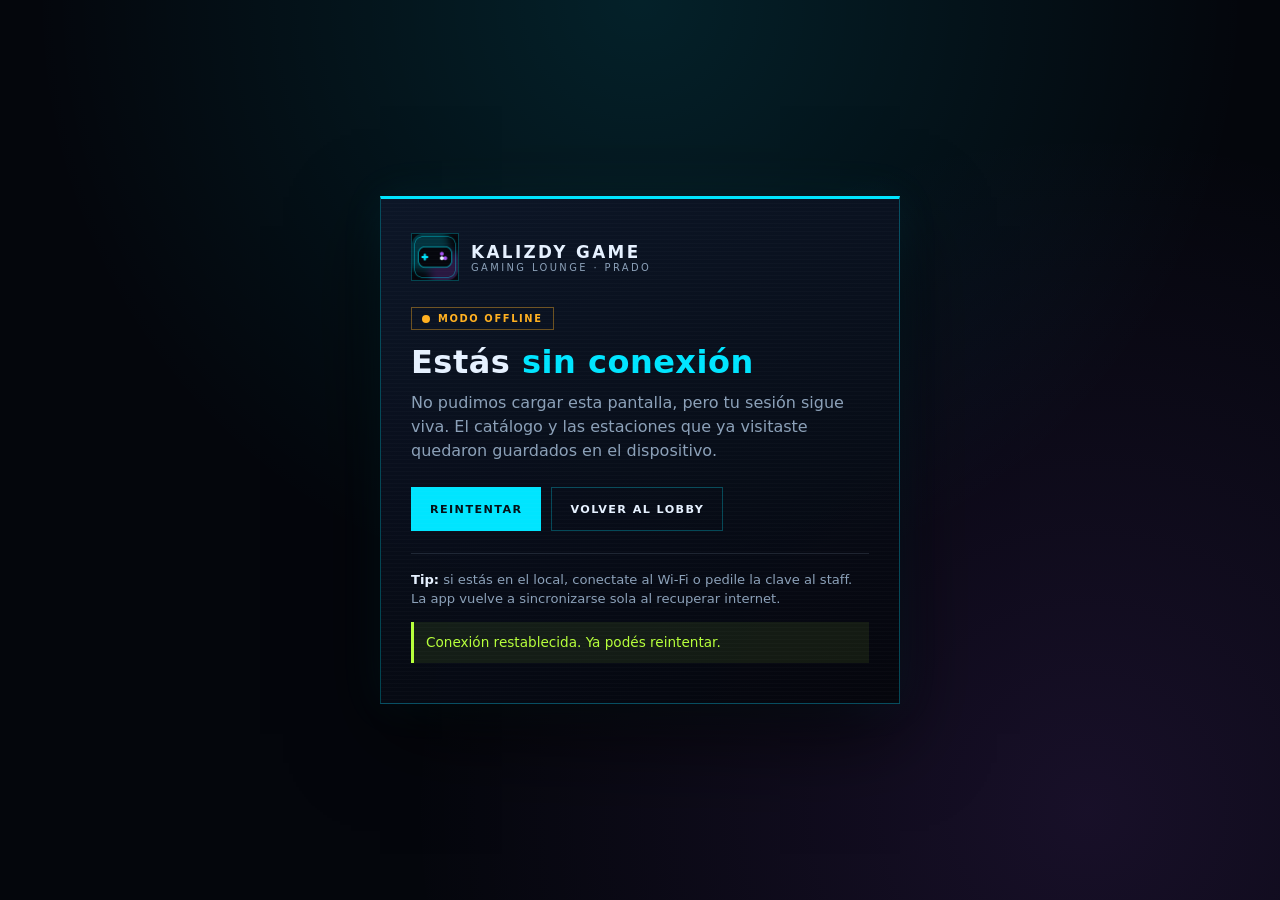
<file: fase-ui-pwa/offline.html>
<!DOCTYPE html>
<html lang="es">
<head>
  <meta charset="UTF-8">
  <meta name="viewport" content="width=device-width, initial-scale=1.0">
  <title>Sin conexión | Kalizdy Game</title>
  <meta name="theme-color" content="#04060c">
  <meta name="description" content="Pantalla offline de Kalizdy Game: el lobby y el catálogo siguen disponibles sin conexión.">
  <meta name="robots" content="noindex">
  <link rel="manifest" href="manifest.json">
  <link rel="icon" type="image/png" sizes="192x192" href="icons/icon-192.png">
  <link rel="apple-touch-icon" href="icons/icon-192.png">
  <style>
    *,
    *::before,
    *::after {
      box-sizing: border-box;
    }

    :root {
      color-scheme: dark;
      --bg: #04060c;
      --panel: #0a1120;
      --text: #e6f1ff;
      --muted: #8ba0b8;
      --accent: #00e5ff;
      --lime: #b6ff3b;
      --border: rgba(0, 229, 255, 0.28);
    }

    body {
      min-height: 100vh;
      margin: 0;
      display: grid;
      place-items: center;
      padding: 24px;
      background:
        radial-gradient(circle at 50% 0%, rgba(0, 229, 255, 0.12), transparent 55%),
        radial-gradient(circle at 85% 90%, rgba(168, 85, 247, 0.12), transparent 50%),
        var(--bg);
      color: var(--text);
      font-family: "Rajdhani", "Segoe UI", system-ui, -apple-system, sans-serif;
    }

    .card {
      position: relative;
      width: min(520px, 100%);
      padding: 34px 30px 30px;
      border: 1px solid var(--border);
      border-top: 3px solid var(--accent);
      background: linear-gradient(160deg, rgba(13, 22, 40, 0.96), rgba(4, 6, 12, 0.96));
      box-shadow: 0 30px 80px rgba(0, 0, 0, 0.65), 0 0 40px rgba(0, 229, 255, 0.08);
      text-align: left;
    }

    .card::before {
      content: "";
      position: absolute;
      inset: 0;
      pointer-events: none;
      background: repeating-linear-gradient(
        to bottom,
        rgba(255, 255, 255, 0.035) 0 1px,
        transparent 1px 4px
      );
      opacity: 0.5;
    }

    .brand {
      display: flex;
      align-items: center;
      gap: 12px;
      margin-bottom: 26px;
    }

    .brand img {
      width: 48px;
      height: 48px;
      border: 1px solid var(--border);
      background: #05070d;
    }

    .brand strong {
      display: block;
      font-size: 1.05rem;
      letter-spacing: 2.4px;
      text-transform: uppercase;
    }

    .brand small {
      display: block;
      color: var(--muted);
      font-size: 0.62rem;
      letter-spacing: 2.4px;
      text-transform: uppercase;
    }

    .code {
      display: inline-flex;
      align-items: center;
      gap: 8px;
      margin-bottom: 14px;
      padding: 5px 10px;
      border: 1px solid rgba(255, 176, 32, 0.4);
      color: #ffb020;
      font-size: 0.62rem;
      font-weight: 700;
      letter-spacing: 1.6px;
      text-transform: uppercase;
    }

    .dot {
      width: 8px;
      height: 8px;
      border-radius: 50%;
      background: #ffb020;
    }

    h1 {
      margin: 0 0 10px;
      font-size: clamp(1.5rem, 5vw, 2rem);
      line-height: 1.15;
      letter-spacing: 0.5px;
    }

    h1 span {
      color: var(--accent);
    }

    p {
      margin: 0 0 10px;
      color: var(--muted);
      font-size: 1rem;
      line-height: 1.5;
    }

    .actions {
      display: flex;
      flex-wrap: wrap;
      gap: 10px;
      margin-top: 24px;
    }

    .btn {
      display: inline-flex;
      align-items: center;
      justify-content: center;
      gap: 8px;
      min-height: 44px;
      padding: 11px 18px;
      border: 1px solid transparent;
      background: var(--accent);
      color: #031018;
      font-family: inherit;
      font-size: 0.7rem;
      font-weight: 700;
      letter-spacing: 1.4px;
      text-transform: uppercase;
      text-decoration: none;
      cursor: pointer;
      transition: filter 0.2s ease, border-color 0.2s ease, color 0.2s ease;
    }

    .btn:hover {
      filter: brightness(1.12);
    }

    .btn--ghost {
      border-color: var(--border);
      background: transparent;
      color: var(--text);
    }

    .btn--ghost:hover {
      border-color: var(--lime);
      color: var(--lime);
      filter: none;
    }

    .btn:focus-visible {
      outline: 2px solid var(--lime);
      outline-offset: 3px;
    }

    .hint {
      margin-top: 22px;
      padding-top: 16px;
      border-top: 1px solid rgba(139, 160, 184, 0.18);
      color: var(--muted);
      font-size: 0.82rem;
      line-height: 1.45;
    }

    .hint strong {
      color: var(--text);
    }

    .online {
      display: none;
      margin-top: 14px;
      padding: 10px 12px;
      border-left: 3px solid var(--lime);
      background: rgba(182, 255, 59, 0.08);
      color: var(--lime);
      font-size: 0.85rem;
    }

    body.is-online .online {
      display: block;
    }

    @media (max-width: 480px) {
      .card {
        padding: 26px 20px 22px;
      }
    }
  </style>
</head>
<body>
  <main class="card">
    <div class="brand">
      <img src="icons/icon-192.png" alt="" width="48" height="48">
      <div>
        <strong>Kalizdy Game</strong>
        <small>Gaming Lounge · Prado</small>
      </div>
    </div>

    <span class="code"><span class="dot" aria-hidden="true"></span> Modo offline</span>

    <h1>Estás <span>sin conexión</span></h1>
    <p>
      No pudimos cargar esta pantalla, pero tu sesión sigue viva.
      El catálogo y las estaciones que ya visitaste quedaron guardados en el dispositivo.
    </p>

    <div class="actions">
      <button type="button" class="btn" id="reintentar">Reintentar</button>
      <a class="btn btn--ghost" href="./index.html">Volver al lobby</a>
    </div>

    <p class="hint">
      <strong>Tip:</strong> si estás en el local, conectate al Wi-Fi o pedile
      la clave al staff. La app vuelve a sincronizarse sola al recuperar internet.
    </p>

    <p class="online" id="online" role="status" aria-live="polite">
      Conexión restablecida. Ya podés reintentar.
    </p>
  </main>

  <script>
    (function () {
      'use strict';

      var boton = document.getElementById('reintentar');
      var online = document.getElementById('online');

      function actualizar() {
        var conectado = navigator.onLine;
        document.body.classList.toggle('is-online', conectado);

        if (online) {
          online.textContent = conectado
            ? 'Conexión restablecida. Ya podés reintentar.'
            : 'Seguís sin conexión. Probá de nuevo en unos segundos.';
          online.style.display = conectado ? 'block' : 'none';
        }
      }

      if (boton) {
        boton.addEventListener('click', function () {
          boton.disabled = true;
          boton.textContent = 'Reintentando…';
          window.location.reload();
        });
      }

      window.addEventListener('online', function () {
        actualizar();
        if (boton) {
          boton.disabled = false;
          boton.textContent = 'Reintentar';
        }
      });

      window.addEventListener('offline', actualizar);
      actualizar();
    })();
  </script>
</body>
</html>
</file>
<file: styles.css>
/* =========================================================
   KALIZDY GAME — PS5 & PC GAMER
   Diseño Web II · UPDS 2026
   Estética HUD / esports
   ========================================================= */

/* ---------- Variables ---------- */
:root {
  --bg: #04060c;
  --bg-2: #080d18;
  --panel: #0a1120;
  --panel-2: #0d1628;
  --input-bg: #060b14;
  --surface: rgba(11, 18, 34, 0.86);
  --surface-2: rgba(18, 29, 50, 0.86);
  --text: #e6f1ff;
  --muted: #8ba0b8;
  --accent: #00e5ff;
  --accent-2: #a855f7;
  --accent-3: #ff2e63;
  --lime: #b6ff3b;
  --accent-contrast: #031018;
  --border: rgba(0, 229, 255, 0.28);
  --border-soft: rgba(139, 160, 184, 0.18);
  --header-bg: rgba(4, 6, 12, 0.86);
  --topbar-bg: rgba(0, 0, 0, 0.45);
  --glow: rgba(0, 229, 255, 0.28);
  --glow-2: rgba(168, 85, 247, 0.25);
  --shadow: 0 30px 80px rgba(0, 0, 0, 0.6);
  --scan-opacity: 0.055;
  --scan-color: 255, 255, 255;
  --radius: 2px;
  --font-title: "Orbitron", system-ui, sans-serif;
  --font-body: "Rajdhani", system-ui, sans-serif;
  color-scheme: dark;
}

body.theme-light {
  --bg: #e8eef7;
  --bg-2: #f5f9ff;
  --panel: #ffffff;
  --panel-2: #eef4fc;
  --input-bg: #ffffff;
  --surface: rgba(255, 255, 255, 0.88);
  --surface-2: rgba(226, 235, 247, 0.9);
  --text: #07101f;
  --muted: #52657e;
  --accent: #007e9e;
  --accent-2: #6d28d9;
  --accent-3: #cf1f4b;
  --lime: #3f6b06;
  --accent-contrast: #ffffff;
  --border: rgba(0, 126, 158, 0.32);
  --border-soft: rgba(7, 16, 31, 0.15);
  --header-bg: rgba(232, 238, 247, 0.9);
  --topbar-bg: rgba(255, 255, 255, 0.55);
  --glow: rgba(0, 126, 158, 0.18);
  --glow-2: rgba(109, 40, 217, 0.15);
  --shadow: 0 26px 70px rgba(7, 16, 31, 0.14);
  --scan-opacity: 0.025;
  --scan-color: 0, 0, 0;
  color-scheme: light;
}

/* ---------- Base ---------- */
* { box-sizing: border-box; }

html {
  scroll-behavior: smooth;
  scrollbar-color: var(--accent) var(--bg);
}

body {
  margin: 0;
  min-height: 100vh;
  min-height: 100dvh;
  font-family: var(--font-body);
  font-size: 1.02rem;
  font-weight: 500;
  color: var(--text);
  background:
    radial-gradient(900px 600px at 85% -10%, var(--glow-2), transparent 62%),
    radial-gradient(700px 500px at -5% 20%, var(--glow), transparent 60%),
    var(--bg);
  line-height: 1.55;
  overflow-x: hidden;
  transition: background-color 0.3s ease, color 0.3s ease;
}

/* Scanlines globales */
body::after {
  content: "";
  position: fixed;
  inset: 0;
  z-index: 9999;
  pointer-events: none;
  background: repeating-linear-gradient(
    180deg,
    rgba(var(--scan-color), var(--scan-opacity)) 0,
    rgba(var(--scan-color), var(--scan-opacity)) 1px,
    transparent 1px,
    transparent 3px
  );
  opacity: 0.55;
}

h1, h2, h3, strong, .brand__text, .nav, .eyebrow, .btn, .btn-console,
.precio, .snack__price, .snack-summary, .carrusel__meta, .topbar,
.theme-toggle, .field label, .resumen__title {
  font-family: var(--font-title);
}

h1, h2, h3 { text-transform: uppercase; letter-spacing: 0.2px; }

a { color: inherit; text-decoration: none; }

img { display: block; max-width: 100%; }

button, input, select { font: inherit; }

button { color: inherit; }

::selection {
  background: var(--accent);
  color: var(--accent-contrast);
}

:focus-visible {
  outline: 2px solid var(--accent);
  outline-offset: 3px;
}

/* ---------- Utilidades ---------- */
.grad {
  background: linear-gradient(100deg, var(--accent) 0%, var(--accent-2) 55%, var(--accent-3) 100%);
  background-size: 200% auto;
  -webkit-background-clip: text;
  background-clip: text;
  color: transparent;
  animation: gradientShift 6s linear infinite;
}

.status-dot {
  display: inline-block;
  width: 7px;
  height: 7px;
  border-radius: 50%;
  background: var(--lime);
  box-shadow: 0 0 10px var(--lime);
  animation: blink 1.8s ease-in-out infinite;
}

/* ---------- Topbar ---------- */
.topbar {
  display: flex;
  align-items: center;
  justify-content: space-between;
  gap: 16px;
  padding: 6px clamp(18px, 5vw, 64px);
  font-size: 0.6rem;
  letter-spacing: 2.4px;
  text-transform: uppercase;
  color: var(--muted);
  background: var(--topbar-bg);
  border-bottom: 1px solid var(--border-soft);
}

.topbar__status {
  display: inline-flex;
  align-items: center;
  gap: 8px;
  color: var(--text);
}

.topbar__clock { color: var(--accent); }

/* ---------- Header ---------- */
.site-header {
  position: sticky;
  top: 0;
  z-index: 80;
  display: flex;
  align-items: center;
  justify-content: space-between;
  gap: 24px;
  padding: 12px clamp(18px, 5vw, 64px);
  background: var(--header-bg);
  backdrop-filter: blur(16px);
  border-bottom: 1px solid var(--border);
  transition: background-color 0.3s ease, border-color 0.3s ease;
}

.brand {
  display: flex;
  align-items: center;
  gap: 12px;
  flex-shrink: 0;
}

.brand__mark {
  display: grid;
  place-items: center;
  width: 44px;
  height: 44px;
  background: linear-gradient(135deg, var(--accent), var(--accent-2));
  clip-path: polygon(0 0, calc(100% - 12px) 0, 100% 12px, 100% 100%, 12px 100%, 0 calc(100% - 12px));
  filter: drop-shadow(0 0 14px var(--glow));
}

.brand__mark svg { width: 36px; height: 36px; }

.brand__text {
  font-size: 1.02rem;
  font-weight: 800;
  line-height: 1.1;
  letter-spacing: 0.5px;
  text-transform: uppercase;
}

.brand__text span { color: var(--accent); }

.brand__text small {
  display: block;
  margin-top: 2px;
  font-family: var(--font-body);
  font-size: 0.62rem;
  font-weight: 600;
  letter-spacing: 3px;
  color: var(--muted);
}

.nav {
  display: flex;
  align-items: center;
  gap: clamp(14px, 2.2vw, 30px);
  font-size: 0.68rem;
  font-weight: 600;
  letter-spacing: 1.6px;
  text-transform: uppercase;
  color: var(--muted);
}

.nav a {
  position: relative;
  padding: 6px 0;
  transition: color 0.2s ease;
}

.nav a b {
  margin-right: 5px;
  font-weight: 600;
  color: var(--accent);
  opacity: 0.75;
}

.nav a::after {
  content: "";
  position: absolute;
  left: 0;
  bottom: 0;
  width: 0;
  height: 1px;
  background: var(--accent);
  box-shadow: 0 0 8px var(--accent);
  transition: width 0.25s ease;
}

.nav a:hover { color: var(--text); }
.nav a:hover::after { width: 100%; }

.header-actions {
  display: flex;
  align-items: center;
  gap: 10px;
}

/* ---------- Theme toggle ---------- */
.theme-toggle {
  display: inline-flex;
  align-items: center;
  gap: 8px;
  padding: 8px 14px;
  border: 1px solid var(--border-soft);
  border-radius: var(--radius);
  background: var(--surface);
  font-size: 0.62rem;
  letter-spacing: 1.5px;
  text-transform: uppercase;
  white-space: nowrap;
  cursor: pointer;
  transition: border-color 0.2s ease, color 0.2s ease, background-color 0.2s ease;
}

.theme-toggle:hover {
  border-color: var(--accent);
  color: var(--accent);
}

.theme-toggle__icon { font-size: 0.9rem; line-height: 1; }

/* ---------- Botones ---------- */
.btn {
  position: relative;
  display: inline-flex;
  align-items: center;
  justify-content: center;
  gap: 8px;
  padding: 14px 28px;
  border: 0;
  border-radius: 0;
  font-size: 0.7rem;
  font-weight: 800;
  letter-spacing: 1.6px;
  text-transform: uppercase;
  color: var(--accent-contrast);
  cursor: pointer;
  background: linear-gradient(120deg, var(--accent), var(--accent-2));
  clip-path: polygon(14px 0, 100% 0, calc(100% - 14px) 100%, 0 100%);
  transition: transform 0.2s ease, filter 0.2s ease;
}

.btn:hover {
  transform: translateY(-2px);
  filter: brightness(1.1) drop-shadow(0 0 16px var(--glow));
}

.btn--sm { padding: 10px 20px; font-size: 0.62rem; }

.btn--ghost {
  color: var(--text);
  background: transparent;
  border: 1px solid var(--border-soft);
  clip-path: none;
}

.btn--ghost:hover {
  border-color: var(--accent);
  color: var(--accent);
  background: var(--surface);
  filter: none;
}

.btn--block { width: 100%; }

/* ---------- Hero ---------- */
.hero {
  position: relative;
  padding: clamp(50px, 7vw, 96px) clamp(18px, 5vw, 64px) clamp(56px, 8vw, 104px);
  overflow: hidden;
}

.hero::before {
  content: "";
  position: absolute;
  inset: 0;
  background-image:
    linear-gradient(rgba(0, 229, 255, 0.055) 1px, transparent 1px),
    linear-gradient(90deg, rgba(0, 229, 255, 0.055) 1px, transparent 1px);
  background-size: 54px 54px;
  mask-image: radial-gradient(75% 75% at 50% 35%, #000 15%, transparent 82%);
  pointer-events: none;
}

body.theme-light .hero::before {
  background-image:
    linear-gradient(rgba(0, 126, 158, 0.08) 1px, transparent 1px),
    linear-gradient(90deg, rgba(0, 126, 158, 0.08) 1px, transparent 1px);
}

.hero::after {
  content: "";
  position: absolute;
  top: -30%;
  right: -10%;
  width: 60%;
  height: 120%;
  background: radial-gradient(circle, var(--glow-2), transparent 65%);
  pointer-events: none;
}

.hero__inner {
  position: relative;
  z-index: 1;
  max-width: 1180px;
  margin: 0 auto;
  display: grid;
  grid-template-columns: 1.02fr 0.98fr;
  gap: clamp(34px, 5vw, 74px);
  align-items: center;
}

.eyebrow {
  margin: 0 0 14px;
  font-size: 0.62rem;
  font-weight: 600;
  letter-spacing: 3px;
  text-transform: uppercase;
  color: var(--accent);
}

.eyebrow span { color: var(--muted); }

.hero h1 {
  margin: 0 0 20px;
  font-size: clamp(2.5rem, 5.4vw, 4.7rem);
  font-weight: 900;
  line-height: 0.98;
  letter-spacing: -1px;
}

.hero__lead {
  max-width: 48ch;
  margin: 0 0 28px;
  color: var(--muted);
  font-size: clamp(1.05rem, 1.5vw, 1.22rem);
  font-weight: 500;
}

.hero__actions {
  display: flex;
  flex-wrap: wrap;
  gap: 12px;
  margin-bottom: 38px;
}

.hero__stats {
  display: flex;
  flex-wrap: wrap;
  gap: clamp(18px, 3.5vw, 40px);
  margin: 0;
  padding: 0;
  list-style: none;
}

.hero__stats li {
  display: flex;
  flex-direction: column;
  padding-left: 14px;
  border-left: 2px solid var(--accent);
  line-height: 1.1;
}

.hero__stats strong {
  font-size: 1.65rem;
  font-weight: 800;
  color: var(--text);
}

.hero__stats span {
  font-family: var(--font-body);
  font-size: 0.66rem;
  font-weight: 600;
  letter-spacing: 2px;
  text-transform: uppercase;
  color: var(--muted);
}

/* ---------- Hero: foto HUD ---------- */
.hero__art {
  position: relative;
  display: grid;
  place-items: center;
  min-height: 430px;
}

.hero__frame {
  position: relative;
  width: min(100%, 520px);
  aspect-ratio: 4 / 3.05;
  padding: 8px;
  background: linear-gradient(135deg, var(--accent), var(--accent-2) 55%, var(--accent-3));
  clip-path: polygon(0 0, calc(100% - 26px) 0, 100% 26px, 100% 100%, 26px 100%, 0 calc(100% - 26px));
  filter: drop-shadow(0 22px 50px rgba(0, 0, 0, 0.55)) drop-shadow(0 0 24px var(--glow));
}

.hero__frame::after {
  content: "";
  position: absolute;
  inset: 8px;
  border: 1px solid rgba(0, 229, 255, 0.35);
  clip-path: inherit;
  pointer-events: none;
}

.hero__frame img {
  width: 100%;
  height: 100%;
  object-fit: cover;
  filter: contrast(1.08) saturate(1.05);
  clip-path: polygon(0 0, calc(100% - 22px) 0, 100% 22px, 100% 100%, 22px 100%, 0 calc(100% - 22px));
}

.hero__scan {
  position: absolute;
  inset: 8px;
  background: repeating-linear-gradient(
    180deg,
    rgba(0, 0, 0, 0.16) 0,
    rgba(0, 0, 0, 0.16) 1px,
    transparent 1px,
    transparent 4px
  );
  mix-blend-mode: multiply;
  pointer-events: none;
}

.hud {
  position: absolute;
  z-index: 2;
  padding: 4px 9px;
  border: 1px solid rgba(0, 229, 255, 0.4);
  background: rgba(4, 6, 12, 0.82);
  font-family: var(--font-title);
  font-size: 0.5rem;
  letter-spacing: 1.4px;
  text-transform: uppercase;
  color: var(--accent);
}

.hud--tl { top: 20px; left: 20px; }
.hud--tr { top: 20px; right: 20px; color: var(--lime); border-color: rgba(182, 255, 59, 0.4); }
.hud--bl { bottom: 20px; left: 20px; color: var(--accent-2); border-color: rgba(168, 85, 247, 0.45); }
.hud--br { bottom: 20px; right: 20px; }

.hero__card {
  position: absolute;
  z-index: 3;
  display: flex;
  align-items: center;
  gap: 8px;
  padding: 10px 15px;
  border: 1px solid var(--border);
  background: var(--surface);
  backdrop-filter: blur(10px);
  font-family: var(--font-title);
  font-size: 0.62rem;
  letter-spacing: 1.2px;
  text-transform: uppercase;
  clip-path: polygon(8px 0, 100% 0, 100% 100%, 0 100%, 0 8px);
  box-shadow: 0 10px 30px rgba(0, 0, 0, 0.35);
  animation: float 6s ease-in-out infinite;
}

.hero__card--ps5 { top: 6%; left: -2%; }
.hero__card--pc { top: 22%; right: -3%; animation-delay: -2s; }
.hero__card--snacks { bottom: 5%; left: 6%; animation-delay: -4s; }

/* ---------- Ticker ---------- */
.ticker {
  overflow: hidden;
  border-top: 1px solid rgba(0, 0, 0, 0.4);
  border-bottom: 1px solid rgba(0, 0, 0, 0.4);
  background: linear-gradient(90deg, var(--accent), var(--accent-2) 55%, var(--accent-3));
}

.ticker__track {
  display: flex;
  align-items: center;
  gap: 2.4rem;
  width: max-content;
  padding: 9px 0;
  font-family: var(--font-title);
  font-size: 0.62rem;
  font-weight: 800;
  letter-spacing: 2px;
  text-transform: uppercase;
  color: #04060c;
  animation: marquee 30s linear infinite;
}

.ticker:hover .ticker__track { animation-play-state: paused; }

.ticker__track i {
  font-style: normal;
  font-size: 0.8rem;
  opacity: 0.65;
}

/* ---------- Secciones ---------- */
.section {
  max-width: 1180px;
  margin: 0 auto;
  padding: clamp(56px, 8vw, 94px) clamp(18px, 5vw, 32px);
  scroll-margin-top: 92px;
}

.section--snacks {
  max-width: none;
  padding-left: 0;
  padding-right: 0;
  border-top: 1px solid var(--border-soft);
  border-bottom: 1px solid var(--border-soft);
  background:
    linear-gradient(180deg, rgba(0, 229, 255, 0.035), transparent 65%);
}

.section--snacks > * {
  max-width: 1180px;
  margin-left: auto;
  margin-right: auto;
  padding-left: clamp(18px, 5vw, 32px);
  padding-right: clamp(18px, 5vw, 32px);
}

.section--galeria { border-top: 1px solid var(--border-soft); }

.section__head {
  max-width: 700px;
  margin-bottom: 34px;
}

.section__head--row {
  max-width: none;
  display: flex;
  align-items: flex-end;
  justify-content: space-between;
  gap: 24px;
}

.section__head h2 {
  margin: 0 0 10px;
  font-size: clamp(1.8rem, 3.4vw, 2.75rem);
  font-weight: 800;
  line-height: 1.05;
  letter-spacing: -0.5px;
}

.section__lead {
  margin: 0;
  max-width: 58ch;
  color: var(--muted);
  font-size: 1.02rem;
}

/* ---------- Indicador de zona ---------- */
.equipos-panel { --zone-accent: var(--accent); }
.equipos-panel.zona-ps5 { --zone-accent: #4f8cff; }
.equipos-panel.zona-pc { --zone-accent: var(--accent); }

.zona-badge {
  display: flex;
  align-items: center;
  gap: 13px;
  flex-shrink: 0;
  padding: 12px 18px;
  border: 1px solid color-mix(in srgb, var(--zone-accent) 55%, transparent);
  background: color-mix(in srgb, var(--zone-accent) 8%, var(--surface));
  clip-path: polygon(10px 0, 100% 0, 100% calc(100% - 10px), calc(100% - 10px) 100%, 0 100%, 0 10px);
}

.zona-badge__icon { font-size: 1.5rem; line-height: 1; }

.zona-badge__text {
  display: flex;
  flex-direction: column;
  line-height: 1.25;
}

.zona-badge__text small {
  font-family: var(--font-title);
  font-size: 0.5rem;
  letter-spacing: 1.8px;
  text-transform: uppercase;
  color: var(--muted);
}

.zona-badge__text strong {
  font-size: 0.86rem;
  font-weight: 700;
  text-transform: uppercase;
  color: var(--zone-accent);
}

/* ---------- Tabs de consolas ---------- */
.console-tabs {
  display: flex;
  flex-wrap: wrap;
  gap: 10px;
  margin-bottom: 28px;
}

.btn-console {
  padding: 12px 26px;
  border: 0;
  background: var(--surface);
  color: var(--muted);
  font-size: 0.66rem;
  font-weight: 700;
  letter-spacing: 1.6px;
  text-transform: uppercase;
  cursor: pointer;
  clip-path: polygon(10px 0, 100% 0, calc(100% - 10px) 100%, 0 100%);
  box-shadow: inset 0 0 0 1px var(--border-soft);
  transition: color 0.2s ease, background-color 0.2s ease, transform 0.2s ease;
}

.btn-console:hover {
  color: var(--text);
  transform: translateY(-2px);
  box-shadow: inset 0 0 0 1px var(--zone-accent);
}

.btn-console.is-active {
  color: var(--accent-contrast);
  background: linear-gradient(120deg, var(--zone-accent), var(--accent-2));
  box-shadow: none;
  filter: drop-shadow(0 0 14px color-mix(in srgb, var(--zone-accent) 45%, transparent));
}

/* ---------- Cards de equipos ---------- */
.equipos-grid {
  display: grid;
  grid-template-columns: repeat(auto-fill, minmax(290px, 1fr));
  gap: 20px;
}

.equipo-card {
  position: relative;
  display: flex;
  flex-direction: column;
  border: 1px solid var(--border-soft);
  background: linear-gradient(180deg, var(--panel-2), var(--panel));
  transition: transform 0.25s ease, border-color 0.25s ease, box-shadow 0.25s ease;
}

.equipo-card::before,
.equipo-card::after {
  content: "";
  position: absolute;
  z-index: 2;
  width: 20px;
  height: 20px;
  pointer-events: none;
}

.equipo-card::before {
  top: -1px;
  left: -1px;
  border-top: 2px solid var(--zone-accent);
  border-left: 2px solid var(--zone-accent);
}

.equipo-card::after {
  right: -1px;
  bottom: -1px;
  border-right: 2px solid var(--zone-accent);
  border-bottom: 2px solid var(--zone-accent);
}

.equipo-card:hover {
  transform: translateY(-6px);
  border-color: var(--zone-accent);
  box-shadow: 0 0 0 1px var(--zone-accent), 0 24px 60px rgba(0, 0, 0, 0.5);
}

.equipo-card.is-open {
  border-color: var(--zone-accent);
  box-shadow: 0 0 0 1px var(--zone-accent), 0 0 30px color-mix(in srgb, var(--zone-accent) 22%, transparent);
}

.equipo-card__media {
  position: relative;
  height: 190px;
  overflow: hidden;
  border-bottom: 1px solid var(--border-soft);
}

.equipo-card__media::after {
  content: "";
  position: absolute;
  inset: 0;
  background: linear-gradient(180deg, rgba(4, 6, 12, 0.05) 20%, rgba(4, 6, 12, 0.72));
  pointer-events: none;
}

.equipo-card__media img {
  width: 100%;
  height: 100%;
  object-fit: cover;
  transition: transform 0.5s ease, filter 0.5s ease;
}

.equipo-card:hover .equipo-card__media img {
  transform: scale(1.06);
  filter: saturate(1.2);
}

.equipo-card__tag {
  position: absolute;
  top: 12px;
  left: 12px;
  z-index: 1;
  padding: 4px 10px;
  border: 1px solid;
  font-family: var(--font-title);
  font-size: 0.52rem;
  font-weight: 700;
  letter-spacing: 1.4px;
  text-transform: uppercase;
  backdrop-filter: blur(6px);
}

.tag--ps5 {
  color: #9dc0ff;
  border-color: rgba(157, 192, 255, 0.55);
  background: rgba(23, 49, 105, 0.55);
}

.tag--pc {
  color: var(--accent);
  border-color: color-mix(in srgb, var(--accent) 55%, transparent);
  background: rgba(0, 52, 64, 0.55);
}

.equipo-card__lvl {
  position: absolute;
  top: 12px;
  right: 12px;
  z-index: 1;
  font-family: var(--font-title);
  font-size: 0.5rem;
  letter-spacing: 1.4px;
  color: var(--text);
  text-shadow: 0 1px 6px #000;
}

.equipo-card__body {
  display: flex;
  flex-direction: column;
  flex: 1;
  padding: 18px;
}

.equipo-card__body h3 {
  margin: 0 0 6px;
  font-size: 0.98rem;
  font-weight: 700;
}

.equipo-card__body > p {
  margin: 0 0 18px;
  color: var(--muted);
  font-size: 0.94rem;
}

.equipo-card__foot {
  display: flex;
  align-items: center;
  justify-content: space-between;
  gap: 12px;
  margin-top: auto;
}

.precio {
  font-size: 1.45rem;
  font-weight: 800;
  color: var(--zone-accent);
  line-height: 1;
}

.precio__cur {
  font-size: 0.62rem;
  font-weight: 700;
  letter-spacing: 1px;
  vertical-align: 2px;
}

.precio small {
  font-family: var(--font-body);
  font-size: 0.72rem;
  font-weight: 600;
  letter-spacing: 1px;
  color: var(--muted);
  text-transform: uppercase;
}

.btn-detalles {
  display: inline-flex;
  align-items: center;
  gap: 8px;
  padding: 8px 13px;
  border: 1px solid var(--border-soft);
  background: transparent;
  font-family: var(--font-title);
  font-size: 0.56rem;
  font-weight: 700;
  letter-spacing: 1.4px;
  text-transform: uppercase;
  cursor: pointer;
  transition: border-color 0.2s ease, color 0.2s ease, background-color 0.2s ease;
}

.btn-detalles:hover {
  border-color: var(--zone-accent);
  color: var(--zone-accent);
  background: color-mix(in srgb, var(--zone-accent) 8%, transparent);
}

.btn-detalles__sign {
  font-size: 0.9rem;
  line-height: 1;
}

.equipo-card__acciones {
  display: flex;
  gap: 8px;
  margin-top: 12px;
}

.equipo-card__acciones .btn-detalles { flex: 0 0 auto; }

.btn-alquilar {
  flex: 1;
  padding: 9px 12px;
  border: 0;
  background: linear-gradient(120deg, var(--zone-accent), var(--accent-2));
  color: var(--accent-contrast);
  font-family: var(--font-title);
  font-size: 0.54rem;
  font-weight: 800;
  letter-spacing: 1.2px;
  text-transform: uppercase;
  cursor: pointer;
  clip-path: polygon(8px 0, 100% 0, calc(100% - 8px) 100%, 0 100%);
  transition: transform 0.2s ease, filter 0.2s ease;
}

.btn-alquilar:hover {
  transform: translateY(-1px);
  filter: brightness(1.1) drop-shadow(0 0 10px var(--glow));
}

/* ---------- Acordeón ---------- */
.equipo-detalles {
  display: none;
  margin-top: 18px;
  padding-top: 18px;
  border-top: 1px dashed var(--border-soft);
}

.spec-grid {
  display: grid;
  grid-template-columns: 1fr 1fr;
  gap: 8px;
}

.spec {
  padding: 9px 11px;
  border-left: 2px solid color-mix(in srgb, var(--zone-accent) 55%, transparent);
  background: color-mix(in srgb, var(--zone-accent) 5%, transparent);
}

.spec span {
  display: block;
  margin-bottom: 2px;
  font-family: var(--font-title);
  font-size: 0.48rem;
  letter-spacing: 1.2px;
  text-transform: uppercase;
  color: var(--muted);
}

.spec strong {
  font-family: var(--font-body);
  font-size: 0.84rem;
  font-weight: 600;
  line-height: 1.25;
}

.equipo-detalles__nota {
  margin: 13px 0 0;
  font-size: 0.82rem;
  color: var(--muted);
}

/* ---------- Snacks ---------- */
.snack-summary {
  display: flex;
  align-items: center;
  gap: 14px;
  flex-shrink: 0;
  padding: 11px 18px;
  border: 1px solid var(--border);
  background: var(--surface);
  clip-path: polygon(10px 0, 100% 0, 100% calc(100% - 10px), calc(100% - 10px) 100%, 0 100%, 0 10px);
  transition: transform 0.2s ease, border-color 0.2s ease, box-shadow 0.2s ease;
}

.snack-summary.is-bump {
  transform: scale(1.04);
  border-color: var(--accent);
  box-shadow: 0 0 26px var(--glow);
}

.snack-summary__icon { font-size: 1.3rem; }

.snack-summary__items {
  font-size: 0.6rem;
  letter-spacing: 1.4px;
  text-transform: uppercase;
  color: var(--muted);
  white-space: nowrap;
}

.snack-summary__items strong {
  margin-right: 3px;
  font-size: 1.15rem;
  color: var(--text);
}

.snack-summary__total {
  min-width: 66px;
  padding-left: 14px;
  border-left: 1px solid var(--border-soft);
  font-size: 1.15rem;
  font-weight: 800;
  color: var(--accent);
  text-align: right;
}

.snacks-layout {
  display: grid;
  grid-template-columns: minmax(0, 1.55fr) minmax(280px, 0.45fr);
  gap: 18px;
  align-items: start;
}

.snacks-grid {
  display: grid;
  grid-template-columns: repeat(auto-fill, minmax(330px, 1fr));
  gap: 12px;
}

.pedido-lateral {
  position: sticky;
  top: 96px;
  padding: 17px;
  border: 1px solid var(--border);
  background:
    linear-gradient(180deg, color-mix(in srgb, var(--accent) 5%, transparent), transparent 55%),
    var(--surface);
  clip-path: polygon(12px 0, 100% 0, 100% calc(100% - 12px), calc(100% - 12px) 100%, 0 100%, 0 12px);
}

.pedido-lateral__title {
  margin: 0 0 12px;
  font-family: var(--font-title);
  font-size: 0.56rem;
  font-weight: 700;
  letter-spacing: 1.8px;
  text-transform: uppercase;
  color: var(--accent);
}

.pedido-lateral__list {
  display: grid;
  gap: 8px;
  margin: 0 0 14px;
  padding: 0;
  list-style: none;
}

.pedido-lateral__list li {
  display: flex;
  justify-content: space-between;
  gap: 10px;
  padding-bottom: 6px;
  border-bottom: 1px dashed var(--border-soft);
  font-size: 0.82rem;
}

.pedido-lateral__list li span {
  color: var(--muted);
  line-height: 1.3;
}

.pedido-lateral__list li b {
  color: var(--accent);
  white-space: nowrap;
  font-weight: 600;
}

.pedido-lateral__list .pedido-lateral__empty {
  color: var(--muted);
  font-size: 0.8rem;
  border-bottom: 0;
}

.pedido-lateral__total {
  display: flex;
  align-items: baseline;
  justify-content: space-between;
  gap: 12px;
  padding-top: 10px;
  border-top: 1px solid var(--border);
  font-family: var(--font-title);
  font-size: 0.58rem;
  letter-spacing: 1px;
  text-transform: uppercase;
  color: var(--muted);
}

.pedido-lateral__total strong {
  font-size: 1.25rem;
  color: var(--accent);
}

.pedido-lateral .btn {
  margin-top: 14px;
  padding: 11px 14px;
  font-size: 0.56rem;
}

.snack {
  position: relative;
  display: flex;
  align-items: center;
  gap: 14px;
  padding: 15px 17px;
  border: 1px solid var(--border-soft);
  background: var(--surface);
  transition: border-color 0.25s ease, background-color 0.25s ease, transform 0.2s ease;
}

.snack::before {
  content: "";
  position: absolute;
  top: -1px;
  left: -1px;
  width: 14px;
  height: 14px;
  border-top: 1px solid var(--accent);
  border-left: 1px solid var(--accent);
  opacity: 0;
  transition: opacity 0.2s ease;
}

.snack:hover { transform: translateY(-2px); border-color: var(--border); }
.snack:hover::before { opacity: 1; }

.snack.is-selected {
  border-color: var(--accent);
  background: color-mix(in srgb, var(--accent) 7%, var(--surface));
  box-shadow: inset 0 0 0 1px color-mix(in srgb, var(--accent) 25%, transparent);
}

.snack.is-selected::before { opacity: 1; }

.snack__icon {
  display: grid;
  place-items: center;
  flex: 0 0 50px;
  width: 50px;
  height: 50px;
  font-size: 1.55rem;
  background: var(--surface-2);
  border: 1px solid var(--border-soft);
  clip-path: polygon(0 0, calc(100% - 10px) 0, 100% 10px, 100% 100%, 10px 100%, 0 calc(100% - 10px));
}

.snack__info { flex: 1; min-width: 0; }

.snack__info h3 {
  margin: 0;
  font-size: 0.82rem;
  font-weight: 700;
}

.snack__info p {
  margin: 2px 0 0;
  font-size: 0.82rem;
  color: var(--muted);
}

.snack__price {
  font-size: 0.62rem;
  font-weight: 700;
  letter-spacing: 1px;
  color: var(--muted);
  white-space: nowrap;
}

.snack__controls {
  display: flex;
  align-items: center;
  gap: 7px;
}

.qty-btn {
  display: grid;
  place-items: center;
  width: 32px;
  height: 32px;
  border: 1px solid var(--border-soft);
  background: transparent;
  font-size: 1.05rem;
  line-height: 1;
  cursor: pointer;
  transition: border-color 0.2s ease, color 0.2s ease, background-color 0.2s ease;
}

.qty-btn:hover:not(:disabled) {
  border-color: var(--accent);
  color: var(--accent);
  background: color-mix(in srgb, var(--accent) 8%, transparent);
}

.qty-btn--plus {
  color: var(--accent);
  border-color: color-mix(in srgb, var(--accent) 45%, transparent);
}

.qty-btn:disabled {
  opacity: 0.3;
  cursor: not-allowed;
}

.qty {
  min-width: 20px;
  font-family: var(--font-title);
  font-size: 0.82rem;
  font-weight: 700;
  text-align: center;
}

.snacks-note {
  margin: 18px 0 0;
  font-family: var(--font-title);
  font-size: 0.52rem;
  letter-spacing: 1.4px;
  text-transform: uppercase;
  color: var(--muted);
}

/* ---------- Carrusel ---------- */
.carrusel__meta {
  flex-shrink: 0;
  font-size: 1.4rem;
  font-weight: 800;
  letter-spacing: 2px;
  color: var(--muted);
}

.carrusel__meta-value { color: var(--accent); }
.carrusel__meta i { font-style: normal; font-size: 0.9rem; opacity: 0.6; }

.carrusel {
  position: relative;
  border: 1px solid var(--border);
  background: var(--panel);
  box-shadow: var(--shadow);
}

.carrusel::before,
.carrusel::after {
  content: "";
  position: absolute;
  z-index: 5;
  width: 26px;
  height: 26px;
  pointer-events: none;
}

.carrusel::before {
  top: -1px;
  left: -1px;
  border-top: 2px solid var(--accent);
  border-left: 2px solid var(--accent);
}

.carrusel::after {
  right: -1px;
  bottom: -1px;
  border-right: 2px solid var(--accent);
  border-bottom: 2px solid var(--accent);
}

.carrusel__viewport {
  position: relative;
  aspect-ratio: 16 / 8.2;
  min-height: 360px;
  overflow: hidden;
}

.slide {
  display: none;
  position: absolute;
  inset: 0;
}

.slide.is-active { display: block; }

.slide img {
  width: 100%;
  height: 100%;
  object-fit: cover;
}

.slide::after {
  content: "";
  position: absolute;
  inset: 0;
  background:
    linear-gradient(90deg, rgba(4, 6, 12, 0.86) 0%, rgba(4, 6, 12, 0.35) 45%, rgba(4, 6, 12, 0.1) 100%),
    linear-gradient(0deg, rgba(4, 6, 12, 0.72), transparent 55%);
  pointer-events: none;
}

.slide__scan {
  position: absolute;
  inset: 0;
  z-index: 1;
  background: repeating-linear-gradient(
    180deg,
    rgba(0, 0, 0, 0.14) 0,
    rgba(0, 0, 0, 0.14) 1px,
    transparent 1px,
    transparent 4px
  );
  pointer-events: none;
}

.slide__caption {
  position: absolute;
  z-index: 2;
  left: clamp(22px, 4vw, 52px);
  bottom: clamp(26px, 5vw, 54px);
  max-width: 460px;
  color: #fff;
}

.slide__index {
  display: inline-block;
  margin-bottom: 8px;
  font-family: var(--font-title);
  font-size: 0.62rem;
  font-weight: 700;
  letter-spacing: 2px;
  color: var(--accent);
}

.slide__caption h3 {
  margin: 0 0 6px;
  font-size: clamp(1.5rem, 3vw, 2.3rem);
  font-weight: 800;
  color: #fff;
  text-shadow: 0 4px 24px rgba(0, 0, 0, 0.8);
}

.slide__caption p {
  margin: 0;
  font-size: 1rem;
  color: rgba(255, 255, 255, 0.82);
}

.carrusel__btn {
  position: absolute;
  top: 50%;
  z-index: 4;
  display: grid;
  place-items: center;
  width: 46px;
  height: 46px;
  margin-top: -23px;
  border: 1px solid rgba(0, 229, 255, 0.4);
  background: rgba(4, 6, 12, 0.72);
  color: #fff;
  font-size: 1.5rem;
  line-height: 1;
  cursor: pointer;
  backdrop-filter: blur(8px);
  transition: background-color 0.2s ease, color 0.2s ease, border-color 0.2s ease;
}

.carrusel__btn:hover {
  background: var(--accent);
  border-color: var(--accent);
  color: var(--accent-contrast);
}

.carrusel__btn--prev { left: 16px; }
.carrusel__btn--next { right: 16px; }

.carrusel__footer {
  display: flex;
  align-items: center;
  justify-content: space-between;
  gap: 20px;
  padding: 14px 18px;
  border-top: 1px solid var(--border-soft);
  background: var(--panel);
}

.carrusel__dots {
  display: flex;
  align-items: center;
  gap: 8px;
}

.carrusel__dot {
  width: 24px;
  height: 4px;
  padding: 0;
  border: 0;
  background: var(--border-soft);
  cursor: pointer;
  transition: background-color 0.2s ease, box-shadow 0.2s ease, width 0.2s ease;
}

.carrusel__dot:hover { background: var(--muted); }

.carrusel__dot.is-active {
  width: 36px;
  background: var(--accent);
  box-shadow: 0 0 12px var(--accent);
}

.carrusel__progress {
  flex: 0 1 180px;
  height: 3px;
  background: var(--border-soft);
  overflow: hidden;
}

.carrusel__progress span {
  display: block;
  width: 20%;
  height: 100%;
  background: linear-gradient(90deg, var(--accent), var(--accent-2));
  box-shadow: 0 0 10px var(--accent);
  transition: width 0.4s ease;
}

/* ---------- Reserva ---------- */
.reserva {
  position: relative;
  display: grid;
  grid-template-columns: 0.92fr 1.08fr;
  gap: clamp(28px, 5vw, 56px);
  padding: clamp(26px, 5vw, 54px);
  border: 1px solid var(--border);
  background:
    radial-gradient(70% 120% at 0% 0%, rgba(0, 229, 255, 0.07), transparent 68%),
    var(--surface);
  box-shadow: var(--shadow);
}

.reserva::before,
.reserva::after {
  content: "";
  position: absolute;
  width: 26px;
  height: 26px;
  pointer-events: none;
}

.reserva::before {
  top: -1px;
  left: -1px;
  border-top: 2px solid var(--accent);
  border-left: 2px solid var(--accent);
}

.reserva::after {
  right: -1px;
  bottom: -1px;
  border-right: 2px solid var(--accent);
  border-bottom: 2px solid var(--accent);
}

.reserva__info h2 {
  margin: 0 0 10px;
  font-size: clamp(1.8rem, 3.2vw, 2.6rem);
  font-weight: 800;
  line-height: 1.05;
}

.reserva__info > p {
  margin: 0 0 22px;
  max-width: 46ch;
  color: var(--muted);
}

.reserva__list {
  display: grid;
  gap: 8px;
  margin: 0 0 24px;
  padding: 0;
  list-style: none;
  font-size: 0.95rem;
  color: var(--muted);
}

.reserva__list li {
  display: flex;
  align-items: center;
  gap: 10px;
}

.reserva__list span { color: var(--accent); }

.reserva__hours {
  display: inline-flex;
  flex-direction: column;
  padding: 11px 16px;
  border: 1px solid var(--border-soft);
  border-left: 2px solid var(--accent);
  background: var(--surface-2);
}

.reserva__hours span {
  font-family: var(--font-title);
  font-size: 0.5rem;
  letter-spacing: 2px;
  text-transform: uppercase;
  color: var(--accent);
}

.reserva__hours strong {
  font-size: 0.92rem;
  font-weight: 600;
}

.reserva__pago {
  display: flex;
  align-items: flex-start;
  gap: 10px;
  margin-top: 12px;
  padding: 11px 14px;
  border: 1px solid var(--border-soft);
  border-left: 2px solid var(--lime);
  background: var(--surface-2);
}

.reserva__pago-icon {
  flex: 0 0 auto;
  font-size: 1.1rem;
  line-height: 1.2;
}

.reserva__pago-text {
  display: flex;
  flex-direction: column;
  gap: 1px;
}

.reserva__pago-text small {
  font-family: var(--font-title);
  font-size: 0.48rem;
  letter-spacing: 2px;
  text-transform: uppercase;
  color: var(--lime);
}

.reserva__pago-text strong {
  font-size: 0.86rem;
  font-weight: 600;
}

.reserva__pago-text span {
  color: var(--muted);
  font-size: 0.7rem;
}

.reserva__wa {
  display: inline-flex;
  margin-top: 14px;
  padding: 10px 18px;
  font-size: 0.6rem;
}

/* ---------- Resumen de pedido ---------- */
.pedido {
  margin-top: 4px;
  padding: 15px;
  border: 1px solid var(--border);
  background:
    linear-gradient(180deg, color-mix(in srgb, var(--accent) 5%, transparent), transparent 55%),
    var(--surface);
}

.pedido__title {
  margin: 0 0 10px;
  font-family: var(--font-title);
  font-size: 0.56rem;
  font-weight: 700;
  letter-spacing: 1.8px;
  text-transform: uppercase;
  color: var(--accent);
}

.pedido__list {
  display: grid;
  gap: 0;
  margin: 0;
  padding: 0;
  list-style: none;
}

.pedido__list li {
  display: flex;
  align-items: baseline;
  justify-content: space-between;
  gap: 14px;
  padding: 5px 0;
  border-bottom: 1px dashed var(--border-soft);
  font-size: 0.84rem;
}

.pedido__list span {
  color: var(--muted);
  font-size: 0.78rem;
}

.pedido__list strong {
  font-family: var(--font-body);
  font-weight: 600;
  color: var(--text);
  text-align: right;
}

.pedido__snacks {
  margin-top: 12px;
  padding-top: 10px;
  border-top: 1px solid var(--border);
}

.pedido__subtitle {
  margin: 0 0 7px;
  font-family: var(--font-title);
  font-size: 0.5rem;
  font-weight: 700;
  letter-spacing: 1.6px;
  text-transform: uppercase;
  color: var(--muted);
}

.resumen-snacks {
  display: grid;
  gap: 5px;
  margin: 0 0 8px;
  padding: 0;
  list-style: none;
}

.resumen-snacks li {
  display: flex;
  justify-content: space-between;
  gap: 12px;
  font-size: 0.82rem;
}

.resumen-snacks li span { color: var(--muted); }
.resumen-snacks li b { color: var(--accent); font-weight: 600; }

.pedido__empty {
  color: var(--muted);
  font-size: 0.8rem;
}

.pedido__line {
  display: flex;
  align-items: baseline;
  justify-content: space-between;
  gap: 12px;
  padding-top: 7px;
  border-top: 1px dashed var(--border-soft);
  font-size: 0.8rem;
  color: var(--muted);
}

.pedido__line strong {
  color: var(--text);
  font-weight: 600;
}

.pedido__total {
  display: flex;
  align-items: baseline;
  justify-content: space-between;
  gap: 12px;
  margin-top: 12px;
  padding-top: 12px;
  border-top: 1px solid var(--border);
  font-family: var(--font-title);
  font-size: 0.62rem;
  letter-spacing: 1px;
  text-transform: uppercase;
}

.pedido__total strong {
  font-size: 1.45rem;
  color: var(--accent);
}

.pedido .reserva__actions { margin-top: 14px; }

/* ---------- Resumen en vivo ---------- */
.resumen {
  margin-top: 22px;
  padding: 15px 17px;
  border: 1px solid var(--border-soft);
  background: var(--input-bg);
}

.resumen__title {
  margin: 0 0 10px;
  font-size: 0.52rem;
  font-weight: 700;
  letter-spacing: 1.8px;
  text-transform: uppercase;
  color: var(--accent);
}

.resumen__title .status-dot { margin-right: 7px; }

.resumen__list {
  display: grid;
  gap: 0;
  margin: 0;
  padding: 0;
  list-style: none;
}

.resumen__list li {
  display: flex;
  align-items: baseline;
  justify-content: space-between;
  gap: 14px;
  padding: 6px 0;
  border-bottom: 1px dashed var(--border-soft);
  font-size: 0.84rem;
}

.resumen__list li:last-child { border-bottom: 0; }

.resumen__list span {
  color: var(--muted);
  font-size: 0.78rem;
}

.resumen__list strong {
  font-family: var(--font-body);
  font-weight: 600;
  color: var(--text);
  text-align: right;
}

.resumen__list strong.is-accent { color: var(--accent); }

/* ---------- Formulario ---------- */
.reserva__form {
  display: grid;
  align-content: start;
  gap: 13px;
  padding: clamp(20px, 3vw, 30px);
  border: 1px solid var(--border);
  background: var(--input-bg);
  box-shadow: 0 0 40px rgba(0, 0, 0, 0.35);
}

.form-title {
  margin: 0 0 4px;
  font-family: var(--font-title);
  font-size: 0.56rem;
  font-weight: 700;
  letter-spacing: 1.8px;
  text-transform: uppercase;
  color: var(--accent);
}

.field {
  display: grid;
  gap: 5px;
}

.field label {
  font-size: 0.52rem;
  font-weight: 700;
  letter-spacing: 1.8px;
  text-transform: uppercase;
  color: var(--muted);
}

.field input,
.field select {
  width: 100%;
  padding: 11px 13px;
  border: 1px solid var(--border-soft);
  border-radius: 0;
  background: var(--surface);
  color: var(--text);
  font-family: var(--font-body);
  font-size: 0.96rem;
  font-weight: 500;
  outline: none;
  transition: border-color 0.2s ease, box-shadow 0.2s ease, background-color 0.2s ease;
}

.field input::placeholder { color: color-mix(in srgb, var(--muted) 70%, transparent); }

.field input:focus,
.field select:focus {
  border-color: var(--accent);
  box-shadow: 0 0 0 2px color-mix(in srgb, var(--accent) 22%, transparent);
}

.field input.is-invalid,
.field select.is-invalid {
  border-color: #ff4d6d;
  box-shadow: 0 0 0 2px rgba(255, 77, 109, 0.18);
}

.field-hint {
  font-size: 0.68rem;
  font-weight: 500;
  line-height: 1.3;
  color: var(--muted);
}

.field-error {
  display: none;
  font-size: 0.72rem;
  font-weight: 600;
  line-height: 1.3;
  color: #ff6b85;
}

.field-error.is-visible { display: block; }

.field-row {
  display: grid;
  grid-template-columns: 1fr 1fr;
  gap: 11px;
}

.horas-control {
  display: flex;
  align-items: center;
  gap: 7px;
  flex-wrap: wrap;
}

.horas-btn {
  display: grid;
  place-items: center;
  flex: 0 0 40px;
  width: 40px;
  height: 42px;
  border: 1px solid var(--border-soft);
  background: var(--surface);
  color: var(--text);
  font-size: 1.15rem;
  line-height: 1;
  cursor: pointer;
  transition: border-color 0.2s ease, color 0.2s ease, background-color 0.2s ease;
}

.horas-btn:hover {
  border-color: var(--accent);
  color: var(--accent);
  background: color-mix(in srgb, var(--accent) 8%, transparent);
}

.horas-control input[type="number"] {
  flex: 0 0 76px;
  width: 76px;
  padding: 10px;
  text-align: center;
  font-family: var(--font-title);
  font-size: 1rem;
  font-weight: 700;
}

.horas-control input[type="number"]::-webkit-outer-spin-button,
.horas-control input[type="number"]::-webkit-inner-spin-button {
  -webkit-appearance: none;
  margin: 0;
}

.horas-control input[type="number"] {
  -moz-appearance: textfield;
  appearance: textfield;
}

.horas-precio {
  margin-left: auto;
  font-family: var(--font-title);
  font-size: 0.58rem;
  letter-spacing: 1px;
  text-transform: uppercase;
  color: var(--muted);
  white-space: nowrap;
}

.form-error {
  display: none;
  margin: 0;
  padding: 9px 11px;
  border-left: 2px solid #ff4d6d;
  background: rgba(255, 77, 109, 0.08);
  font-size: 0.82rem;
  color: #ff8ba0;
}

.reserva__actions {
  display: grid;
  grid-template-columns: 1fr auto;
  gap: 10px;
  align-items: stretch;
}

.reserva__actions .btn { min-height: 44px; }
.reserva__actions .btn--ghost { padding: 0 18px; }

/* ---------- Footer ---------- */
.site-footer {
  padding: 34px clamp(18px, 5vw, 64px);
  border-top: 1px solid var(--border-soft);
  background: var(--bg-2);
  text-align: center;
  font-size: 0.9rem;
  color: var(--muted);
}

.site-footer p { margin: 4px 0; }
.site-footer strong { color: var(--text); }

.site-footer a {
  color: var(--accent);
  border-bottom: 1px solid transparent;
}

.site-footer a:hover { border-bottom-color: var(--accent); }

.site-footer .site-footer__small {
  margin-top: 10px;
  font-size: 0.58rem;
  font-family: var(--font-title);
  letter-spacing: 1.4px;
  text-transform: uppercase;
  opacity: 0.65;
}

/* ---------- Modal ---------- */
body.modal-open { overflow: hidden; }

.modal {
  display: none;
  position: fixed;
  inset: 0;
  z-index: 200;
  overflow-y: auto;
  padding: 24px 16px;
}

.modal__backdrop {
  position: fixed;
  inset: 0;
  background: rgba(2, 4, 10, 0.78);
  backdrop-filter: blur(7px);
}

.modal__dialog {
  position: relative;
  max-width: 560px;
  max-height: calc(100dvh - 48px);
  margin: 6vh auto 0;
  padding: clamp(22px, 4vw, 34px);
  overflow-y: auto;
  overscroll-behavior: contain;
  border: 1px solid var(--accent);
  background:
    radial-gradient(80% 100% at 100% 0%, color-mix(in srgb, var(--accent-2) 12%, transparent), transparent 65%),
    var(--panel);
  box-shadow: 0 0 60px color-mix(in srgb, var(--accent) 18%, transparent), var(--shadow);
  clip-path: polygon(20px 0, 100% 0, 100% calc(100% - 20px), calc(100% - 20px) 100%, 0 100%, 0 20px);
}

.modal__close {
  position: absolute;
  top: 12px;
  right: 14px;
  display: grid;
  place-items: center;
  width: 32px;
  height: 32px;
  border: 1px solid var(--border-soft);
  background: transparent;
  color: var(--muted);
  font-size: 1.2rem;
  line-height: 1;
  cursor: pointer;
  transition: color 0.2s ease, border-color 0.2s ease;
}

.modal__close:hover {
  color: var(--accent-3);
  border-color: var(--accent-3);
}

.modal__dialog h3 {
  margin: 0 0 6px;
  padding-right: 34px;
  font-size: clamp(1.2rem, 2.5vw, 1.55rem);
  font-weight: 800;
}

.modal__lead {
  margin: 0 0 16px;
  color: var(--muted);
  font-size: 0.9rem;
}

.modal__timer {
  display: flex;
  align-items: center;
  justify-content: space-between;
  gap: 14px;
  padding: 9px 14px;
  border: 1px solid var(--border);
  background: var(--input-bg);
  font-family: var(--font-title);
  font-size: 0.56rem;
  letter-spacing: 1.4px;
  text-transform: uppercase;
  color: var(--muted);
}

.modal__timer strong {
  font-size: 1.65rem;
  letter-spacing: 1px;
  color: var(--accent);
}

.modal__timer.is-urgent {
  border-color: #ff4d6d;
}

.modal__timer.is-urgent strong {
  color: #ff4d6d;
  animation: blink 0.7s ease-in-out infinite;
}

.modal__progress {
  height: 3px;
  margin-bottom: 16px;
  background: var(--border-soft);
  overflow: hidden;
}

.modal__progress span {
  display: block;
  width: 100%;
  height: 100%;
  background: linear-gradient(90deg, var(--accent), var(--accent-2));
  box-shadow: 0 0 10px var(--accent);
  transition: width 1s linear;
}

.modal__list {
  display: grid;
  gap: 0;
  margin: 0;
  padding: 0;
  list-style: none;
}

.modal__list li {
  display: flex;
  align-items: baseline;
  justify-content: space-between;
  gap: 14px;
  padding: 7px 0;
  border-bottom: 1px dashed var(--border-soft);
  font-size: 0.88rem;
}

.modal__list span { color: var(--muted); }

.modal__list strong {
  font-family: var(--font-body);
  font-weight: 600;
  text-align: right;
}

.modal__total {
  display: flex;
  align-items: baseline;
  justify-content: space-between;
  gap: 14px;
  margin-top: 12px;
  padding-top: 12px;
  border-top: 1px solid var(--border);
  font-family: var(--font-title);
}

.modal__total span {
  font-size: 0.6rem;
  font-weight: 700;
  letter-spacing: 1.4px;
  text-transform: uppercase;
  color: var(--muted);
}

.modal__total strong {
  font-size: 1.5rem;
  color: var(--accent);
}

.modal__snacks {
  display: grid;
  gap: 4px;
  margin: 10px 0 0;
  padding: 0;
  list-style: none;
}

.modal__snacks li {
  display: flex;
  justify-content: space-between;
  gap: 12px;
  font-size: 0.8rem;
  color: var(--muted);
}

.modal__snacks li b {
  color: var(--text);
  font-weight: 600;
}

.modal__snacks .modal__snacks-empty {
  color: var(--muted);
  font-size: 0.8rem;
}

.modal__actions {
  display: grid;
  grid-template-columns: 1fr 1fr;
  gap: 10px;
  margin-top: 20px;
}

/* ---------- Reserva simulada enviada ---------- */
.modal__vista[hidden] {
  display: none;
}

.modal__enviado {
  text-align: center;
}

.modal__enviado .eyebrow,
.modal__enviado h3 {
  padding-right: 0;
  text-align: center;
}

.modal__enviado .modal__lead strong {
  color: var(--accent);
}

.modal__check {
  display: grid;
  place-items: center;
  width: 62px;
  height: 62px;
  margin: 6px auto 14px;
  border: 2px solid var(--lime);
  border-radius: 50%;
  color: var(--lime);
  font-size: 1.9rem;
  line-height: 1;
  box-shadow: 0 0 26px color-mix(in srgb, var(--lime) 35%, transparent);
  animation: modalPop 0.32s ease both;
}

.modal__estado {
  display: flex;
  align-items: center;
  justify-content: center;
  gap: 8px;
  margin: 0 0 14px;
  color: var(--lime);
  font-family: var(--font-title);
  font-size: 0.56rem;
  letter-spacing: 1.4px;
  text-transform: uppercase;
}

.modal__code {
  display: flex;
  align-items: center;
  justify-content: space-between;
  gap: 12px;
  margin-bottom: 14px;
  padding: 10px 12px;
  border: 1px dashed var(--border);
  background: var(--input-bg);
  font-family: var(--font-title);
  font-size: 0.52rem;
  letter-spacing: 1.2px;
  text-transform: uppercase;
  color: var(--muted);
}

.modal__code strong {
  color: var(--accent);
  font-size: 0.7rem;
  letter-spacing: 1.6px;
}

.modal__enviado .modal__list {
  text-align: left;
}

.modal__list li.modal__list-total {
  margin-top: 4px;
  border-top: 1px solid var(--border);
  border-bottom: 0;
  font-family: var(--font-title);
  font-size: 0.66rem;
  letter-spacing: 0.8px;
  text-transform: uppercase;
}

.modal__list-total strong {
  color: var(--lime);
  font-size: 0.9rem;
}

.modal__nota {
  margin: 14px 0 0;
  color: var(--muted);
  font-size: 0.7rem;
  line-height: 1.4;
}

@keyframes modalPop {
  from {
    opacity: 0;
    transform: scale(0.6);
  }
  to {
    opacity: 1;
    transform: scale(1);
  }
}

/* ---------- Toast ---------- */
.toast {
  display: none;
  position: fixed;
  top: 100px;
  right: 24px;
  z-index: 300;
  max-width: 380px;
  padding: 14px 18px;
  border: 1px solid var(--border);
  border-left: 4px solid var(--accent);
  background: var(--panel);
  box-shadow: var(--shadow);
  font-size: 0.9rem;
  line-height: 1.45;
}

.toast strong {
  display: block;
  margin-bottom: 2px;
  font-family: var(--font-title);
  font-size: 0.62rem;
  letter-spacing: 1.4px;
  text-transform: uppercase;
}

.toast--ok {
  border-left-color: var(--lime);
  box-shadow: 0 0 30px rgba(182, 255, 59, 0.16), var(--shadow);
}

.toast--ok strong { color: var(--lime); }

.toast--error {
  border-left-color: #ff4d6d;
  box-shadow: 0 0 30px rgba(255, 77, 109, 0.16), var(--shadow);
}

.toast--error strong { color: #ff4d6d; }

/* ---------- Animaciones ---------- */
@keyframes gradientShift {
  0% { background-position: 0% 50%; }
  100% { background-position: 200% 50%; }
}

@keyframes blink {
  0%, 100% { opacity: 1; }
  50% { opacity: 0.25; }
}

@keyframes float {
  0%, 100% { transform: translateY(0); }
  50% { transform: translateY(-12px); }
}

@keyframes marquee {
  0% { transform: translateX(0); }
  100% { transform: translateX(-50%); }
}

/* ---------- Responsive ---------- */
@media (max-width: 1080px) {
  .hero__inner { grid-template-columns: 1fr; }
  .hero__art { min-height: 390px; margin-top: 10px; }
  .hero__card--ps5 { left: 0; }
  .hero__card--pc { right: 0; }
  .reserva { grid-template-columns: 1fr; }
  .snacks-layout { grid-template-columns: 1fr; }
  .pedido-lateral { position: static; }
}

@media (max-width: 1120px) {
  .nav { display: none; }
}

@media (max-width: 860px) {
  .topbar__place { display: none; }
  .theme-toggle__label { display: none; }
  .section__head--row {
    flex-direction: column;
    align-items: flex-start;
  }
  .equipos-grid,
  .snacks-grid { grid-template-columns: 1fr; }
  .carrusel__viewport { aspect-ratio: 4 / 3; min-height: 320px; }
}

@media (max-width: 560px) {
  .topbar { font-size: 0.52rem; letter-spacing: 1.4px; }
  .brand__text small { display: none; }
  .brand__text { font-size: 0.9rem; }
  .brand__mark { width: 40px; height: 40px; }
  .brand__mark svg { width: 32px; height: 32px; }
  .hero { padding-top: 40px; }
  .hero__frame { width: 100%; }
  .hero__card { display: none; }
  .hero__stats { gap: 18px; }
  .field-row { grid-template-columns: 1fr; }
  .spec-grid { grid-template-columns: 1fr; }
  .snack { flex-wrap: wrap; }
  .snack__info { flex-basis: calc(100% - 66px); }
  .snack__price { margin-left: 64px; }
  .reserva { padding: 18px; }
  .reserva__actions { grid-template-columns: 1fr; }
  .equipo-card__acciones { flex-direction: column; }
  .equipo-card__acciones .btn-detalles { width: 100%; }
  .horas-precio { margin-left: 0; width: 100%; }
  .modal { padding: 12px; }
  .modal__dialog { margin-top: 3vh; padding: 20px; }
  .modal__actions { grid-template-columns: 1fr; }
  .toast { top: 84px; left: 16px; right: 16px; max-width: none; }
  .carrusel__btn { width: 38px; height: 38px; margin-top: -19px; font-size: 1.2rem; }
  .carrusel__btn--prev { left: 8px; }
  .carrusel__btn--next { right: 8px; }
  .carrusel__caption p { font-size: 0.9rem; }
  .carrusel__footer { flex-direction: column; align-items: flex-start; }
  .carrusel__progress { width: 100%; flex-basis: auto; }
}

/* =========================================================
   LOBBY DE PANTALLA ÚNICA
   Grilla fija: top bar · rail · escenario · panel lateral · bottom bar
   ========================================================= */

html,
body {
  height: 100%;
}

body {
  min-height: 0;
  overflow: hidden;
}

body.panel-open {
  overflow: hidden;
}

.lobby {
  position: relative;
  display: grid;
  grid-template-areas:
    "top top top"
    "rail stage side"
    "bottom bottom bottom";
  grid-template-columns: 78px minmax(0, 1fr) 300px;
  grid-template-rows: 58px minmax(0, 1fr) 66px;
  width: 100%;
  height: 100vh;
  height: 100dvh;
  overflow: hidden;
  background:
    radial-gradient(700px 500px at 75% 0%, var(--glow-2), transparent 62%),
    var(--bg);
}

/* ---------- Top bar ---------- */
.lobby-top {
  grid-area: top;
  position: relative;
  z-index: 30;
  display: flex;
  align-items: center;
  justify-content: space-between;
  gap: 16px;
  padding: 0 clamp(12px, 2vw, 24px);
  border-bottom: 1px solid var(--border-soft);
  background: var(--header-bg);
  backdrop-filter: blur(16px);
}

.lobby-brand {
  min-width: 0;
}

.lobby-brand .brand__mark {
  width: 38px;
  height: 38px;
}

.lobby-brand .brand__mark svg {
  width: 31px;
  height: 31px;
}

.lobby-brand .brand__text {
  font-size: 0.92rem;
  white-space: nowrap;
}

.lobby-brand .brand__text small {
  font-size: 0.5rem;
  letter-spacing: 2.4px;
}

.lobby-top__status {
  display: flex;
  align-items: center;
  justify-content: center;
  gap: 8px;
  min-width: 0;
}

.top-chip {
  display: inline-flex;
  align-items: center;
  gap: 7px;
  padding: 5px 10px;
  border: 1px solid var(--border-soft);
  background: color-mix(in srgb, var(--surface) 65%, transparent);
  font-family: var(--font-title);
  font-size: 0.48rem;
  font-weight: 600;
  letter-spacing: 1.4px;
  text-transform: uppercase;
  color: var(--muted);
  white-space: nowrap;
}

.top-chip--clock {
  color: var(--accent);
  border-color: color-mix(in srgb, var(--accent) 35%, transparent);
}

.lobby-top__actions {
  display: flex;
  align-items: center;
  gap: 8px;
  flex-shrink: 0;
}

.lobby-theme {
  padding: 8px 12px;
  font-size: 0.54rem;
}

.lobby-wa {
  display: inline-flex;
  align-items: center;
  gap: 7px;
  padding: 8px 12px;
  border: 1px solid var(--border-soft);
  background: var(--surface);
  font-family: var(--font-title);
  font-size: 0.54rem;
  font-weight: 600;
  letter-spacing: 1.2px;
  text-transform: uppercase;
  white-space: nowrap;
  transition: border-color 0.2s ease, color 0.2s ease;
}

.lobby-wa:hover {
  border-color: var(--lime);
  color: var(--lime);
}

/* ---------- Menú móvil ---------- */
.lobby-burger {
  display: none;
  align-items: center;
  justify-content: center;
  flex: 0 0 auto;
  width: 34px;
  height: 34px;
  padding: 0;
  border: 1px solid var(--border-soft);
  background: var(--surface);
  color: var(--accent);
  font-size: 1.1rem;
  line-height: 1;
  cursor: pointer;
  transition: color 0.2s ease, border-color 0.2s ease;
}

.lobby-burger:hover {
  border-color: var(--accent);
  color: var(--accent);
}

.lobby-burger:focus-visible {
  outline: 2px solid var(--accent);
  outline-offset: 2px;
}

.rail-head {
  display: none;
}

.rail-close {
  display: inline-grid;
  place-items: center;
  width: 34px;
  height: 34px;
  padding: 0;
  border: 1px solid var(--border-soft);
  background: transparent;
  color: var(--muted);
  font-size: 1.15rem;
  line-height: 1;
  cursor: pointer;
}

.rail-close:hover {
  color: var(--accent);
  border-color: var(--border);
}

.rail-backdrop {
  display: none;
  position: fixed;
  inset: 0;
  z-index: 115;
  background: rgba(2, 4, 10, 0.72);
  backdrop-filter: blur(4px);
}

body.menu-open {
  overflow: hidden;
}

/* ---------- Rail izquierdo ---------- */
.lobby-rail {
  grid-area: rail;
  position: relative;
  z-index: 20;
  display: flex;
  flex-direction: column;
  align-items: stretch;
  gap: 5px;
  padding: 10px 8px;
  border-right: 1px solid var(--border-soft);
  background: linear-gradient(180deg, color-mix(in srgb, var(--panel) 80%, transparent), var(--bg-2));
  overflow-y: auto;
}

.rail-btn {
  position: relative;
  display: flex;
  flex-direction: column;
  align-items: center;
  justify-content: center;
  gap: 3px;
  padding: 10px 4px;
  border: 1px solid transparent;
  background: transparent;
  color: var(--muted);
  font-family: var(--font-title);
  font-size: 0.42rem;
  font-weight: 600;
  letter-spacing: 0.8px;
  text-transform: uppercase;
  cursor: pointer;
  transition: color 0.2s ease, background-color 0.2s ease, border-color 0.2s ease;
}

.rail-btn:hover {
  color: var(--accent);
  background: color-mix(in srgb, var(--accent) 6%, transparent);
}

.rail-btn.is-active {
  color: var(--accent);
  border-color: var(--border);
  background: color-mix(in srgb, var(--accent) 9%, transparent);
  box-shadow: inset 2px 0 0 var(--accent);
}

.rail-btn__icon {
  font-family: var(--font-body);
  font-size: 1.15rem;
  line-height: 1;
}

.rail-btn__label {
  line-height: 1.15;
  text-align: center;
}

.rail-btn__badge {
  display: none;
  position: absolute;
  top: 6px;
  right: 12px;
  min-width: 16px;
  height: 16px;
  padding: 0 4px;
  border-radius: 999px;
  background: var(--accent-3);
  color: #fff;
  font-family: var(--font-title);
  font-size: 0.44rem;
  font-weight: 800;
  line-height: 16px;
  text-align: center;
  box-shadow: 0 0 10px color-mix(in srgb, var(--accent-3) 60%, transparent);
}

.rail-btn__badge.is-on {
  display: block;
}

/* ---------- Escenario central ---------- */
.lobby-stage {
  grid-area: stage;
  position: relative;
  isolation: isolate;
  display: flex;
  align-items: flex-end;
  padding: clamp(20px, 3vw, 44px);
  overflow: hidden;
  background: var(--bg);
  color: #f3f8ff;
}

.stage-bg {
  position: absolute;
  inset: 0;
  z-index: 0;
  overflow: hidden;
}

.stage-bg img {
  width: 100%;
  height: 100%;
  object-fit: cover;
  object-position: center 32%;
  filter: saturate(1.05) contrast(1.06);
  transform: scale(1.02);
}

.stage-bg::after {
  content: "";
  position: absolute;
  inset: 0;
  background:
    linear-gradient(90deg, rgba(4, 6, 12, 0.96) 0%, rgba(4, 6, 12, 0.84) 34%, rgba(4, 6, 12, 0.42) 64%, rgba(4, 6, 12, 0.72) 100%),
    linear-gradient(0deg, rgba(4, 6, 12, 0.86), transparent 58%);
  pointer-events: none;
}

.stage-bg__grid {
  position: absolute;
  inset: 0;
  background-image:
    linear-gradient(rgba(0, 229, 255, 0.06) 1px, transparent 1px),
    linear-gradient(90deg, rgba(0, 229, 255, 0.06) 1px, transparent 1px);
  background-size: 48px 48px;
  mask-image: radial-gradient(80% 80% at 38% 62%, #000 10%, transparent 78%);
  pointer-events: none;
}

.stage-hud {
  position: absolute;
  top: 18px;
  z-index: 3;
  display: inline-flex;
  align-items: center;
  gap: 7px;
  padding: 5px 10px;
  border: 1px solid rgba(0, 229, 255, 0.35);
  background: rgba(4, 6, 12, 0.62);
  backdrop-filter: blur(8px);
  font-family: var(--font-title);
  font-size: 0.48rem;
  font-weight: 600;
  letter-spacing: 1.6px;
  text-transform: uppercase;
  color: var(--accent);
}

.stage-hud--tl { left: 22px; }

.stage-hud--tr {
  right: 22px;
  color: var(--lime);
  border-color: rgba(182, 255, 59, 0.35);
}

.stage-content {
  position: relative;
  z-index: 2;
  width: min(640px, 100%);
}

.lobby-stage .eyebrow {
  margin-bottom: 12px;
  color: #00e5ff;
  text-shadow: 0 1px 12px rgba(0, 0, 0, 0.7);
}

.lobby-stage .eyebrow span {
  color: rgba(230, 241, 255, 0.5);
}

.lobby-stage .grad {
  background: linear-gradient(100deg, #00e5ff 0%, #a855f7 55%, #ff2e63 100%);
  background-size: 200% auto;
  -webkit-background-clip: text;
  background-clip: text;
  color: transparent;
  animation: gradientShift 6s linear infinite;
}

.stage-content h1 {
  margin: 0 0 16px;
  font-size: clamp(2.1rem, 4.2vw, 4.1rem);
  font-weight: 900;
  line-height: 0.97;
  letter-spacing: -1px;
  text-shadow: 0 6px 34px rgba(0, 0, 0, 0.55);
}

.stage-lead {
  max-width: 46ch;
  margin: 0 0 22px;
  color: rgba(230, 241, 255, 0.78);
  font-size: clamp(0.98rem, 1.3vw, 1.12rem);
  font-weight: 500;
  text-shadow: 0 1px 10px rgba(0, 0, 0, 0.6);
}

.stage-actions {
  display: flex;
  flex-wrap: wrap;
  gap: 10px;
  margin-bottom: 26px;
}

.btn--lg {
  padding: 16px 30px;
  font-size: 0.72rem;
}

.lobby-stage .btn--ghost {
  color: #f3f8ff;
  border-color: rgba(230, 241, 255, 0.32);
  background: rgba(4, 6, 12, 0.35);
  backdrop-filter: blur(8px);
}

.lobby-stage .btn--ghost:hover {
  color: #00e5ff;
  border-color: #00e5ff;
  background: rgba(4, 6, 12, 0.6);
}

.stage-stats {
  display: flex;
  flex-wrap: wrap;
  gap: clamp(16px, 3vw, 36px);
  margin: 0;
  padding: 0;
  list-style: none;
}

.stage-stats li {
  display: flex;
  flex-direction: column;
  padding-left: 13px;
  border-left: 2px solid #00e5ff;
  line-height: 1.1;
}

.stage-stats strong {
  font-size: 1.55rem;
  font-weight: 800;
  color: #fff;
}

.stage-stats span {
  font-family: var(--font-body);
  font-size: 0.6rem;
  font-weight: 600;
  letter-spacing: 2px;
  text-transform: uppercase;
  color: rgba(230, 241, 255, 0.62);
}

.stage-quick {
  position: absolute;
  right: 26px;
  bottom: 24px;
  z-index: 3;
  display: grid;
  gap: 8px;
  width: 232px;
}

.stage-quick__card {
  display: flex;
  align-items: center;
  gap: 10px;
  padding: 9px 12px;
  border: 1px solid rgba(230, 241, 255, 0.16);
  background: rgba(4, 6, 12, 0.62);
  backdrop-filter: blur(10px);
  color: #f3f8ff;
  text-align: left;
  cursor: pointer;
  clip-path: polygon(8px 0, 100% 0, 100% 100%, 0 100%, 0 8px);
  transition: border-color 0.2s ease, transform 0.2s ease, background-color 0.2s ease;
}

.stage-quick__card:hover {
  transform: translateX(-3px);
  border-color: #00e5ff;
  background: rgba(4, 6, 12, 0.82);
}

.stage-quick__icon {
  font-size: 1.1rem;
  line-height: 1;
}

.stage-quick__body {
  display: flex;
  flex-direction: column;
  min-width: 0;
  line-height: 1.2;
}

.stage-quick__body small {
  font-size: 0.68rem;
  color: rgba(230, 241, 255, 0.62);
}

.stage-quick__body strong {
  font-family: var(--font-title);
  font-size: 0.58rem;
  letter-spacing: 0.8px;
  color: #00e5ff;
}

.stage-quick__go {
  margin-left: auto;
  color: rgba(230, 241, 255, 0.5);
}

/* ---------- Panel lateral derecho ---------- */
.lobby-side {
  grid-area: side;
  position: relative;
  z-index: 20;
  display: flex;
  flex-direction: column;
  gap: 10px;
  padding: 12px;
  border-left: 1px solid var(--border-soft);
  background: linear-gradient(180deg, color-mix(in srgb, var(--panel) 72%, transparent), var(--bg-2));
  overflow-y: auto;
}

.side-player {
  display: grid;
  grid-template-columns: 50px minmax(0, 1fr) auto;
  gap: 10px;
  align-items: center;
  padding: 11px;
  border: 1px solid var(--border);
  background:
    linear-gradient(135deg, color-mix(in srgb, var(--accent) 8%, transparent), transparent 60%),
    var(--surface);
  clip-path: polygon(10px 0, 100% 0, 100% calc(100% - 10px), calc(100% - 10px) 100%, 0 100%, 0 10px);
}

.side-player__ava {
  width: 50px;
  height: 50px;
  overflow: hidden;
  border: 1px solid var(--accent);
  clip-path: polygon(0 0, calc(100% - 10px) 0, 100% 10px, 100% 100%, 10px 100%, 0 calc(100% - 10px));
  box-shadow: 0 0 16px var(--glow);
}

.side-player__ava img {
  width: 100%;
  height: 100%;
  object-fit: cover;
}

.side-player__meta {
  display: flex;
  flex-direction: column;
  min-width: 0;
  line-height: 1.18;
}

.side-player__meta small {
  font-family: var(--font-title);
  font-size: 0.42rem;
  letter-spacing: 1.8px;
  color: var(--accent);
}

.side-player__meta strong {
  overflow: hidden;
  font-size: 0.78rem;
  font-weight: 700;
  white-space: nowrap;
  text-overflow: ellipsis;
}

.side-player__meta span {
  font-size: 0.68rem;
  color: var(--muted);
}

.side-player__lvl {
  display: grid;
  place-items: center;
  width: 34px;
  height: 34px;
  border: 1px solid var(--border);
  background: var(--input-bg);
  font-family: var(--font-title);
  font-size: 0.8rem;
  font-weight: 800;
  color: var(--accent);
}

.side-player__xp {
  grid-column: 1 / -1;
  height: 3px;
  margin-top: 2px;
  background: var(--border-soft);
  overflow: hidden;
}

.side-player__xp span {
  display: block;
  height: 100%;
  background: linear-gradient(90deg, var(--accent), var(--accent-2));
  box-shadow: 0 0 8px var(--accent);
}

.side-player__xp-fill {
  width: 64%;
}

.side-block {
  padding: 13px;
  border: 1px solid var(--border-soft);
  background: var(--surface);
}

.side-block__title {
  margin: 0 0 10px;
  font-family: var(--font-title);
  font-size: 0.48rem;
  font-weight: 700;
  letter-spacing: 1.8px;
  text-transform: uppercase;
  color: var(--accent);
}

.side-order {
  display: grid;
  gap: 0;
  margin: 0;
  padding: 0;
  list-style: none;
}

.side-order li {
  display: flex;
  align-items: baseline;
  justify-content: space-between;
  gap: 10px;
  padding: 6px 0;
  border-bottom: 1px dashed var(--border-soft);
  font-size: 0.8rem;
}

.side-order li span {
  color: var(--muted);
  font-size: 0.72rem;
}

.side-order li strong {
  max-width: 165px;
  overflow: hidden;
  font-weight: 600;
  text-align: right;
  white-space: nowrap;
  text-overflow: ellipsis;
}

.side-order li.side-order__total {
  margin-top: 6px;
  padding-top: 10px;
  border-bottom: 0;
  font-family: var(--font-title);
}

.side-order li.side-order__total span {
  font-size: 0.52rem;
  letter-spacing: 1.2px;
  text-transform: uppercase;
}

.side-order__total strong {
  font-size: 1.3rem;
  color: var(--accent);
}

.side-block__cta {
  margin-top: 12px;
  padding: 11px;
  font-size: 0.54rem;
}

.side-hours {
  display: block;
  margin-bottom: 4px;
  font-family: var(--font-title);
  font-size: 1.02rem;
  font-weight: 700;
  color: var(--text);
}

.side-block--hours p {
  margin: 2px 0;
  font-size: 0.78rem;
  color: var(--muted);
}

.side-block--hours a {
  display: inline-block;
  margin-top: 6px;
  color: var(--accent);
  font-size: 0.8rem;
}

.side-block--hours a:hover {
  text-decoration: underline;
}

.side-footer {
  margin: auto 0 0;
  padding-top: 4px;
  font-family: var(--font-title);
  font-size: 0.4rem;
  letter-spacing: 2px;
  text-align: center;
  color: var(--muted);
  opacity: 0.55;
}

/* ---------- Barra inferior ---------- */
.lobby-bottom {
  grid-area: bottom;
  position: relative;
  z-index: 25;
  display: flex;
  align-items: center;
  gap: 18px;
  padding: 0 14px;
  border-top: 1px solid var(--border);
  background: var(--header-bg);
  backdrop-filter: blur(16px);
}

.bottom-meta {
  display: flex;
  align-items: center;
  gap: 16px;
  flex-shrink: 0;
}

.bottom-meta span {
  font-family: var(--font-title);
  font-size: 0.44rem;
  letter-spacing: 1px;
  text-transform: uppercase;
  color: var(--muted);
  white-space: nowrap;
}

.bottom-meta b {
  margin-right: 4px;
  font-size: 0.6rem;
  color: var(--accent);
}

.bottom-ticker {
  flex: 1;
  min-width: 0;
  overflow: hidden;
  mask-image: linear-gradient(90deg, transparent, #000 6%, #000 94%, transparent);
}

.bottom-ticker__track {
  display: flex;
  align-items: center;
  gap: 26px;
  width: max-content;
  font-family: var(--font-title);
  font-size: 0.52rem;
  font-weight: 600;
  letter-spacing: 2px;
  text-transform: uppercase;
  color: var(--muted);
  animation: marquee 32s linear infinite;
}

.bottom-ticker__track i {
  font-style: normal;
  color: var(--accent);
}

.bottom-ticker:hover .bottom-ticker__track {
  animation-play-state: paused;
}

.bottom-cta {
  display: flex;
  align-items: center;
  gap: 12px;
  flex-shrink: 0;
  padding: 8px 20px;
  border: 1px solid rgba(255, 215, 122, 0.75);
  background: linear-gradient(120deg, #ffd77a, #ffb627 48%, #ff9f1c);
  color: #1a0f00;
  cursor: pointer;
  clip-path: polygon(14px 0, 100% 0, 100% calc(100% - 14px), calc(100% - 14px) 100%, 0 100%, 0 14px);
  box-shadow: 0 0 26px rgba(255, 182, 39, 0.25);
  transition: transform 0.2s ease, filter 0.2s ease, box-shadow 0.2s ease;
}

.bottom-cta:hover {
  transform: translateY(-2px);
  filter: brightness(1.06);
  box-shadow: 0 0 38px rgba(255, 182, 39, 0.4);
}

.bottom-cta__side {
  padding-right: 12px;
  border-right: 1px solid rgba(26, 15, 0, 0.28);
  font-family: var(--font-title);
  font-size: 0.46rem;
  font-weight: 700;
  letter-spacing: 1.6px;
  text-transform: uppercase;
}

.bottom-cta__body {
  display: flex;
  flex-direction: column;
  align-items: flex-start;
  line-height: 1.05;
}

.bottom-cta__main {
  font-family: var(--font-title);
  font-size: 1rem;
  font-weight: 900;
  letter-spacing: 1.6px;
  text-transform: uppercase;
}

.bottom-cta__stars {
  margin-top: 2px;
  font-size: 0.52rem;
  letter-spacing: 3px;
  opacity: 0.75;
}

/* =========================================================
   CAPA DE PANELES
   ========================================================= */
.panel-layer {
  display: none;
  position: fixed;
  inset: 0;
  z-index: 100;
  align-items: center;
  justify-content: center;
  padding: clamp(8px, 2.4vh, 26px) clamp(8px, 2.4vw, 32px);
}

.panel-layer__backdrop {
  position: absolute;
  inset: 0;
  background: rgba(2, 4, 10, 0.82);
  backdrop-filter: blur(9px);
}

.panel {
  position: relative;
  z-index: 1;
  display: none;
  flex-direction: column;
  width: min(1240px, 100%);
  height: min(88vh, 860px);
  height: min(88dvh, 860px);
  overflow: hidden;
  border: 1px solid var(--border);
  background:
    radial-gradient(90% 120% at 100% 0%, var(--glow-2), transparent 62%),
    var(--panel);
  box-shadow: 0 0 70px color-mix(in srgb, var(--accent) 12%, transparent), var(--shadow);
  clip-path: polygon(18px 0, 100% 0, 100% calc(100% - 18px), calc(100% - 18px) 100%, 0 100%, 0 18px);
}

.panel.is-open {
  display: flex;
  animation: panelIn 0.22s ease both;
}

@keyframes panelIn {
  from {
    opacity: 0;
    transform: translateY(10px) scale(0.995);
  }
  to {
    opacity: 1;
    transform: translateY(0) scale(1);
  }
}

.panel__head {
  display: flex;
  align-items: flex-start;
  justify-content: space-between;
  gap: 18px;
  flex-shrink: 0;
  padding: 16px clamp(16px, 2vw, 26px);
  border-bottom: 1px solid var(--border-soft);
  background: color-mix(in srgb, var(--panel-2) 65%, transparent);
}

.panel__head .eyebrow {
  margin-bottom: 5px;
}

.panel__head h2 {
  margin: 0;
  font-size: clamp(1.2rem, 2vw, 1.8rem);
  font-weight: 800;
  line-height: 1.05;
}

.panel__head-actions {
  display: flex;
  align-items: center;
  gap: 12px;
  flex-shrink: 0;
}

.panel__close {
  display: grid;
  place-items: center;
  width: 34px;
  height: 34px;
  border: 1px solid var(--border-soft);
  background: transparent;
  color: var(--muted);
  font-size: 1.25rem;
  line-height: 1;
  cursor: pointer;
  transition: color 0.2s ease, border-color 0.2s ease, background-color 0.2s ease;
}

.panel__close:hover {
  color: var(--accent-3);
  border-color: var(--accent-3);
  background: color-mix(in srgb, var(--accent-3) 8%, transparent);
}

.panel__body {
  flex: 1;
  min-height: 0;
  padding: clamp(14px, 2vw, 24px);
  overflow-y: auto;
  overscroll-behavior: contain;
  scrollbar-width: thin;
  scrollbar-color: var(--accent) var(--bg-2);
}

.panel__body::-webkit-scrollbar {
  width: 8px;
}

.panel__body::-webkit-scrollbar-track {
  background: var(--bg-2);
}

.panel__body::-webkit-scrollbar-thumb {
  background: var(--accent);
}

.panel-lead {
  margin: 0 0 16px;
  color: var(--muted);
  font-size: 0.95rem;
}

/* ---------- Panel: estaciones ---------- */
.panel-toolbar {
  display: flex;
  align-items: center;
  justify-content: space-between;
  gap: 14px;
  flex-wrap: wrap;
  margin-bottom: 18px;
}

.panel-toolbar .console-tabs {
  margin-bottom: 0;
}

.panel--estaciones .equipo-card__media {
  height: 150px;
}

.panel--estaciones .equipo-card__body {
  padding: 14px;
}

.panel--estaciones .equipo-card__body > p {
  margin-bottom: 12px;
  font-size: 0.86rem;
}

.panel--estaciones .equipo-card__body h3 {
  font-size: 0.9rem;
}

/* ---------- Panel: snacks ---------- */
.panel--snacks .panel__head-actions {
  flex-wrap: wrap;
  justify-content: flex-end;
}

.panel--snacks .snacks-grid {
  grid-template-columns: repeat(auto-fill, minmax(240px, 1fr));
  gap: 10px;
}

.panel--snacks .snack {
  display: grid;
  grid-template-columns: 44px minmax(0, 1fr);
  grid-template-areas:
    "icon info"
    "price controls";
  gap: 7px 10px;
  align-items: center;
  padding: 11px 12px;
}

.panel--snacks .snack__icon {
  grid-area: icon;
  align-self: start;
  flex: 0 0 44px;
  width: 44px;
  height: 44px;
  font-size: 1.35rem;
}

.panel--snacks .snack__info {
  grid-area: info;
}

.panel--snacks .snack__info h3 {
  font-size: 0.78rem;
}

.panel--snacks .snack__info p {
  font-size: 0.74rem;
  line-height: 1.25;
}

.panel--snacks .snack__price {
  grid-area: price;
  font-size: 0.7rem;
  color: var(--accent);
}

.panel--snacks .snack__controls {
  grid-area: controls;
  justify-self: end;
}

@media (min-width: 761px) {
  .panel--snacks .snacks-layout {
    grid-template-columns: minmax(0, 1fr) clamp(220px, 26%, 280px);
    gap: 14px;
  }

  .panel--snacks .pedido-lateral {
    position: sticky;
    top: 0;
  }

  .panel--snacks .pedido-lateral__total strong {
    font-size: 1.1rem;
  }
}

/* ---------- Panel: juegos ---------- */
.panel--juegos .panel__head-actions {
  flex-wrap: wrap;
  justify-content: flex-end;
}

.cola-meta {
  display: flex;
  align-items: center;
  gap: 8px;
  padding: 8px 12px;
  border: 1px solid var(--border);
  background: var(--surface);
  font-family: var(--font-title);
  font-size: 0.54rem;
  letter-spacing: 1.2px;
  text-transform: uppercase;
  color: var(--muted);
  white-space: nowrap;
  clip-path: polygon(8px 0, 100% 0, 100% calc(100% - 8px), calc(100% - 8px) 100%, 0 100%, 0 8px);
}

.cola-meta strong {
  font-size: 1rem;
  color: var(--accent);
}

.cola-meta__icon { font-size: 1rem; line-height: 1; }

.juegos-layout {
  display: grid;
  grid-template-columns: minmax(0, 1fr) clamp(230px, 26%, 290px);
  gap: 16px;
  align-items: start;
}

.juegos-filtros { --zone-accent: var(--accent); }

.juegos-main { min-width: 0; }

.juegos-toolbar { margin-bottom: 14px; }

.juegos-count {
  margin: 0;
  font-family: var(--font-title);
  font-size: 0.52rem;
  letter-spacing: 1.4px;
  text-transform: uppercase;
  color: var(--muted);
}

.juegos-estado {
  display: flex;
  align-items: center;
  gap: 10px;
  margin: 0 0 14px;
  padding: 12px 14px;
  border: 1px dashed var(--border);
  background: var(--input-bg);
  color: var(--muted);
  font-size: 0.85rem;
  line-height: 1.35;
}

.juegos-estado.is-error {
  display: block;
  border-color: color-mix(in srgb, var(--accent-3) 55%, transparent);
  background: color-mix(in srgb, var(--accent-3) 7%, var(--input-bg));
  color: #ff8ba0;
}

.juegos-estado.is-error strong {
  display: block;
  margin-bottom: 4px;
  color: #ff6b85;
}

.juegos-estado code {
  padding: 1px 5px;
  border: 1px solid var(--border-soft);
  background: var(--surface-2);
  color: var(--text);
  font-size: 0.78em;
}

.juegos-estado__spinner {
  flex: 0 0 16px;
  width: 16px;
  height: 16px;
  border: 2px solid var(--border-soft);
  border-top-color: var(--accent);
  border-radius: 50%;
  animation: spin 0.8s linear infinite;
}

@keyframes spin {
  to { transform: rotate(360deg); }
}

.reintentar-catalogo {
  margin-top: 10px;
  padding: 8px 14px;
  font-size: 0.56rem;
}

.juegos-grid {
  display: grid;
  grid-template-columns: repeat(auto-fill, minmax(190px, 1fr));
  gap: 12px;
}

.juego-card {
  display: flex;
  flex-direction: column;
  border: 1px solid var(--border-soft);
  background: linear-gradient(180deg, var(--panel-2), var(--panel));
  transition: transform 0.25s ease, border-color 0.25s ease, box-shadow 0.25s ease;
}

.juego-card:hover {
  transform: translateY(-4px);
  border-color: var(--accent);
  box-shadow: 0 0 0 1px var(--accent), 0 18px 40px rgba(0, 0, 0, 0.45);
}

.juego-card__media {
  position: relative;
  height: 112px;
  overflow: hidden;
  border-bottom: 1px solid var(--border-soft);
}

.juego-card__media::after {
  content: "";
  position: absolute;
  inset: 0;
  background: linear-gradient(180deg, rgba(4, 6, 12, 0.02) 25%, rgba(4, 6, 12, 0.62));
  pointer-events: none;
}

.juego-card__media img {
  width: 100%;
  height: 100%;
  object-fit: cover;
  transition: transform 0.45s ease, filter 0.45s ease;
}

.juego-card:hover .juego-card__media img {
  transform: scale(1.06);
  filter: saturate(1.18);
}

.juego-card__tag {
  position: absolute;
  top: 8px;
  left: 8px;
  z-index: 1;
  padding: 3px 7px;
  border: 1px solid;
  font-family: var(--font-title);
  font-size: 0.46rem;
  font-weight: 700;
  letter-spacing: 1.2px;
  text-transform: uppercase;
  backdrop-filter: blur(6px);
}

.juego-card__tag--ps5 {
  color: #9dc0ff;
  border-color: rgba(157, 192, 255, 0.55);
  background: rgba(23, 49, 105, 0.6);
}

.juego-card__tag--pc {
  color: var(--accent);
  border-color: color-mix(in srgb, var(--accent) 55%, transparent);
  background: rgba(0, 52, 64, 0.6);
}

.juego-card__body {
  display: flex;
  flex: 1;
  flex-direction: column;
  gap: 3px;
  padding: 10px 11px;
}

.juego-card__body h3 {
  margin: 0;
  font-size: 0.74rem;
  font-weight: 700;
  line-height: 1.2;
}

.juego-card__body p {
  margin: 0 0 7px;
  color: var(--muted);
  font-size: 0.68rem;
  line-height: 1.25;
}

.juego-card__foot { margin-top: auto; }

.btn-cola-juego {
  width: 100%;
  padding: 7px 10px;
  border: 1px solid color-mix(in srgb, var(--accent) 45%, transparent);
  background: color-mix(in srgb, var(--accent) 8%, transparent);
  color: var(--accent);
  font-family: var(--font-title);
  font-size: 0.5rem;
  font-weight: 700;
  letter-spacing: 1.2px;
  text-transform: uppercase;
  cursor: pointer;
  transition: background-color 0.2s ease, color 0.2s ease, border-color 0.2s ease;
}

.btn-cola-juego:hover {
  border-color: var(--accent);
  background: var(--accent);
  color: var(--accent-contrast);
}

.btn-cola-juego.is-added {
  border-color: color-mix(in srgb, var(--lime) 55%, transparent);
  background: color-mix(in srgb, var(--lime) 10%, transparent);
  color: var(--lime);
}

.btn-cola-juego.is-added:hover {
  background: var(--lime);
  border-color: var(--lime);
  color: var(--accent-contrast);
}

.juegos-vacio {
  grid-column: 1 / -1;
  margin: 0;
  padding: 24px;
  border: 1px dashed var(--border-soft);
  color: var(--muted);
  text-align: center;
}

.cola-juegos {
  position: sticky;
  top: 0;
  padding: 14px;
  border: 1px solid var(--border);
  background:
    linear-gradient(180deg, color-mix(in srgb, var(--accent) 5%, transparent), transparent 55%),
    var(--surface);
  clip-path: polygon(12px 0, 100% 0, 100% calc(100% - 12px), calc(100% - 12px) 100%, 0 100%, 0 12px);
}

.cola-juegos__title {
  margin: 0 0 12px;
  font-family: var(--font-title);
  font-size: 0.56rem;
  font-weight: 700;
  letter-spacing: 1.8px;
  text-transform: uppercase;
  color: var(--accent);
}

.cola-juegos__list {
  display: grid;
  gap: 6px;
  max-height: 280px;
  margin: 0 0 12px;
  padding: 0;
  overflow-y: auto;
  list-style: none;
  scrollbar-width: thin;
  scrollbar-color: var(--accent) transparent;
}

.cola-juegos__item {
  display: flex;
  align-items: center;
  justify-content: space-between;
  gap: 8px;
  padding-bottom: 6px;
  border-bottom: 1px dashed var(--border-soft);
  font-size: 0.78rem;
}

.cola-juegos__item span {
  color: var(--text);
  line-height: 1.25;
}

.cola-juegos__remove {
  display: grid;
  place-items: center;
  flex: 0 0 24px;
  width: 24px;
  height: 24px;
  border: 1px solid var(--border-soft);
  background: transparent;
  color: var(--muted);
  font-size: 0.95rem;
  line-height: 1;
  cursor: pointer;
  transition: border-color 0.2s ease, color 0.2s ease, background-color 0.2s ease;
}

.cola-juegos__remove:hover {
  border-color: var(--accent-3);
  background: color-mix(in srgb, var(--accent-3) 12%, transparent);
  color: var(--accent-3);
}

.cola-juegos__empty {
  padding-bottom: 6px;
  border-bottom: 1px dashed var(--border-soft);
  color: var(--muted);
  font-size: 0.76rem;
  line-height: 1.3;
}

.cola-juegos__total {
  display: flex;
  align-items: baseline;
  justify-content: space-between;
  gap: 12px;
  padding-top: 9px;
  border-top: 1px solid var(--border);
  font-family: var(--font-title);
  font-size: 0.54rem;
  letter-spacing: 1px;
  text-transform: uppercase;
  color: var(--muted);
}

.cola-juegos__total strong {
  font-size: 1rem;
  color: var(--accent);
}

.cola-juegos .btn {
  margin-top: 10px;
  padding: 10px 12px;
  font-size: 0.54rem;
}

.cola-juegos .btn--ghost {
  color: var(--muted);
}

.cola-juegos__nota {
  margin: 10px 0 0;
  color: var(--muted);
  font-size: 0.68rem;
  line-height: 1.3;
}

@media (max-width: 900px) {
  .juegos-layout { grid-template-columns: 1fr; }
  .cola-juegos { position: static; }
  .cola-juegos__list { max-height: none; }
}

@media (max-width: 520px) {
  .juegos-grid { grid-template-columns: repeat(2, minmax(0, 1fr)); gap: 8px; }
  .juego-card__media { height: 88px; }
  .juego-card__body { padding: 8px; }
  .juego-card__body h3 { font-size: 0.68rem; }
  .juego-card__body p { font-size: 0.62rem; }
}

/* ---------- Panel: galería ---------- */
.panel__body--galeria {
  display: flex;
  flex-direction: column;
}

.panel--galeria .carrusel {
  display: flex;
  flex: 1;
  flex-direction: column;
  min-height: 0;
}

.panel--galeria .carrusel__viewport {
  flex: 1;
  min-height: 280px;
  aspect-ratio: auto;
}

/* ---------- Panel: reserva ---------- */
.panel--reserva .reserva {
  grid-template-columns: minmax(0, 0.72fr) minmax(0, 1.28fr);
  gap: clamp(20px, 3vw, 40px);
  padding: 0;
  border: 0;
  background: transparent;
  box-shadow: none;
}

.panel--reserva .reserva::before,
.panel--reserva .reserva::after {
  display: none;
}

.panel--reserva .reserva__info {
  position: sticky;
  top: 0;
  align-self: start;
}

.panel--reserva .panel__body {
  padding-top: 12px;
  padding-bottom: 12px;
}

.panel--reserva .panel__head {
  padding-top: 12px;
  padding-bottom: 12px;
}

.panel--reserva .reserva__form {
  display: grid;
  grid-template-columns: minmax(0, 1fr) minmax(0, 0.92fr);
  align-content: start;
  gap: 0 clamp(14px, 1.8vw, 22px);
  padding: clamp(14px, 1.8vw, 20px);
  box-shadow: none;
}

.panel--reserva .form-fields {
  display: grid;
  align-content: start;
  gap: 7px;
}

.panel--reserva .form-title {
  margin-bottom: 0;
}

.panel--reserva .form-fields .field {
  gap: 3px;
}

.panel--reserva .form-fields .field input,
.panel--reserva .form-fields .field select {
  padding: 8px 12px;
}

.panel--reserva .pedido {
  position: sticky;
  top: 0;
  align-self: start;
  margin-top: 0;
  padding: 10px 12px;
}

.panel--reserva .pedido__title {
  margin-bottom: 6px;
}

.panel--reserva .pedido__list li {
  padding: 2px 0;
}

.panel--reserva .pedido__snacks {
  margin-top: 8px;
  padding-top: 8px;
}

.panel--reserva .resumen-snacks {
  gap: 3px;
}

.panel--reserva .pedido__total {
  margin-top: 8px;
  padding-top: 8px;
}

.panel--reserva .pedido .reserva__actions {
  margin-top: 10px;
}

.panel--reserva .reserva__actions .btn {
  padding-left: 10px;
  padding-right: 10px;
  font-size: 0.6rem;
}

.panel--reserva .form-error {
  grid-column: 1 / -1;
  margin-top: 10px;
}

/* ---------- Panel: info ---------- */
.info-layout {
  display: grid;
  grid-template-columns: minmax(0, 1fr) 300px;
  gap: 18px;
  align-items: start;
}

.info-cards {
  display: grid;
  grid-template-columns: repeat(3, minmax(0, 1fr));
  gap: 12px;
  margin-bottom: 22px;
}

.info-card {
  padding: 15px;
  border: 1px solid var(--border-soft);
  background: var(--surface);
}

.info-card > span {
  font-family: var(--font-title);
  font-size: 0.52rem;
  letter-spacing: 2px;
  color: var(--accent);
}

.info-card h3 {
  margin: 6px 0;
  font-size: 0.82rem;
}

.info-card p {
  margin: 0;
  color: var(--muted);
  font-size: 0.84rem;
  line-height: 1.5;
}

.info-card a {
  color: var(--accent);
  text-decoration: none;
}

.info-card a:hover {
  text-decoration: underline;
}

/* ---------- Redes sociales ---------- */
.social-links {
  display: grid;
  grid-template-columns: repeat(2, minmax(0, 1fr));
  gap: 10px;
  margin-bottom: 22px;
}

.social-link {
  display: flex;
  align-items: center;
  gap: 10px;
  min-height: 58px;
  padding: 10px 12px;
  border: 1px solid var(--border-soft);
  background: var(--surface);
  color: var(--text);
  text-decoration: none;
  transition: border-color 0.2s ease, background-color 0.2s ease,
    box-shadow 0.2s ease;
}

.social-link:hover {
  border-color: var(--accent);
  background: var(--surface-2);
  box-shadow: 0 0 20px var(--glow);
}

.social-link:focus-visible {
  outline: 2px solid var(--accent);
  outline-offset: 2px;
}

.social-link__icon {
  display: grid;
  place-items: center;
  flex: 0 0 auto;
  width: 32px;
  height: 32px;
  border: 1px solid var(--border);
  color: var(--accent);
  font-size: 1rem;
  line-height: 1;
}

.social-link__body {
  display: flex;
  flex-direction: column;
  min-width: 0;
}

.social-link__body small {
  font-family: var(--font-title);
  font-size: 0.44rem;
  letter-spacing: 1.6px;
  text-transform: uppercase;
  color: var(--muted);
}

.social-link__body strong {
  overflow: hidden;
  font-family: var(--font-title);
  font-size: 0.62rem;
  letter-spacing: 0.6px;
  text-overflow: ellipsis;
  white-space: nowrap;
}

.social-link__go {
  margin-left: auto;
  color: var(--accent);
}

.side-footer a {
  color: var(--accent);
  text-decoration: none;
}

.side-footer a:hover {
  text-decoration: underline;
}

.faq {
  border-top: 1px solid var(--border-soft);
  padding-top: 16px;
}

.faq__title {
  margin: 0 0 4px;
  font-size: 1rem;
}

.faq-item {
  border-bottom: 1px solid var(--border-soft);
}

.faq-q {
  display: flex;
  align-items: center;
  justify-content: space-between;
  gap: 14px;
  width: 100%;
  padding: 13px 0;
  border: 0;
  background: transparent;
  color: var(--text);
  font-family: var(--font-title);
  font-size: 0.62rem;
  font-weight: 600;
  letter-spacing: 0.8px;
  text-align: left;
  text-transform: uppercase;
  cursor: pointer;
  transition: color 0.2s ease;
}

.faq-q:hover {
  color: var(--accent);
}

.faq-q__sign {
  flex-shrink: 0;
  font-size: 1rem;
  color: var(--accent);
}

.faq-item.is-open .faq-q {
  color: var(--accent);
}

.faq-a {
  display: none;
  padding: 0 0 14px;
  color: var(--muted);
  font-size: 0.88rem;
  line-height: 1.55;
}

.faq-a p {
  margin: 0;
}

.info-aside {
  position: sticky;
  top: 0;
  padding: 16px;
  border: 1px solid var(--border);
  background: var(--surface);
}

.info-steps {
  display: grid;
  gap: 12px;
  margin: 0 0 16px;
  padding: 0;
  list-style: none;
}

.info-steps li {
  display: grid;
  grid-template-columns: 30px minmax(0, 1fr);
  gap: 10px;
  align-items: start;
}

.info-steps b {
  display: grid;
  place-items: center;
  width: 30px;
  height: 30px;
  border: 1px solid var(--border);
  font-family: var(--font-title);
  font-size: 0.52rem;
  color: var(--accent);
}

.info-steps span {
  color: var(--muted);
  font-size: 0.84rem;
  line-height: 1.45;
}

/* =========================================================
   RESPONSIVE DEL LOBBY
   ========================================================= */
@media (max-width: 1180px) {
  .stage-quick { display: none; }
}

@media (max-width: 1180px) {
  .lobby {
    grid-template-areas:
      "top top"
      "rail stage"
      "bottom bottom";
    grid-template-columns: 72px minmax(0, 1fr);
    grid-template-rows: 56px minmax(0, 1fr) 62px;
  }

  /* Resumen compacto flotante cuando no entra el panel lateral completo */
  .lobby-side {
    display: flex;
    position: absolute;
    top: 64px;
    right: 10px;
    bottom: auto;
    z-index: 8;
    width: 164px;
    padding: 8px;
    gap: 0;
    border: 1px solid var(--border);
    background: rgba(4, 6, 12, 0.72);
    backdrop-filter: blur(10px);
    overflow: visible;
    clip-path: polygon(8px 0, 100% 0, 100% calc(100% - 8px), calc(100% - 8px) 100%, 0 100%, 0 8px);
  }

  .lobby-side .side-player,
  .lobby-side .side-block--hours,
  .lobby-side .side-footer,
  .lobby-side .side-block__cta {
    display: none;
  }

  .lobby-side .side-block {
    padding: 7px 8px;
    border: 0;
    background: transparent;
  }

  .lobby-side .side-block__title {
    margin-bottom: 4px;
    font-size: 0.4rem;
    letter-spacing: 1.2px;
  }

  .lobby-side .side-order {
    gap: 0;
  }

  .lobby-side .side-order li {
    gap: 6px;
    padding: 3px 0;
    font-size: 0.7rem;
  }

  .lobby-side .side-order li span {
    font-size: 0.62rem;
  }

  .lobby-side .side-order li strong {
    max-width: 92px;
    font-size: 0.7rem;
  }

  .lobby-side .side-order li.side-order__total {
    margin-top: 2px;
    padding-top: 5px;
  }

  .lobby-side .side-order li.side-order__total span {
    font-size: 0.44rem;
  }

  .lobby-side .side-order__total strong {
    font-size: 1rem;
  }

  .stage-content h1 { font-size: clamp(2rem, 4.8vw, 3.6rem); }
}

@media (max-width: 1120px) {
  .panel--reserva .reserva {
    grid-template-columns: 1fr;
  }

  .panel--reserva .reserva__info {
    display: none;
  }
}

@media (max-width: 900px) {
  .info-layout {
    grid-template-columns: 1fr;
  }

  .info-aside {
    position: static;
  }
}

@media (max-width: 760px) {
  .lobby {
    grid-template-areas:
      "top"
      "stage"
      "bottom";
    grid-template-columns: minmax(0, 1fr);
    grid-template-rows: 52px minmax(0, 1fr) 60px;
  }

  .lobby-top {
    padding: 0 10px;
    gap: 8px;
  }

  .lobby-burger {
    display: inline-flex;
  }

  .lobby-brand {
    margin-right: auto;
  }

  .lobby-brand .brand__mark {
    width: 34px;
    height: 34px;
  }

  .lobby-brand .brand__mark svg {
    width: 28px;
    height: 28px;
  }

  .lobby-brand .brand__text {
    font-size: 0.8rem;
  }

  .lobby-brand .brand__text small {
    display: none;
  }

  .lobby-top__status {
    display: none;
  }

  .lobby-theme .theme-toggle__label {
    display: none;
  }

  .lobby-theme {
    padding: 8px 10px;
  }

  .lobby-wa__text {
    display: none;
  }

  .lobby-wa {
    padding: 8px 10px;
  }

  .lobby-rail {
    position: fixed;
    top: 0;
    left: 0;
    bottom: 0;
    z-index: 120;
    width: min(292px, 84vw);
    flex-direction: column;
    align-items: stretch;
    gap: 4px;
    padding: 14px 12px;
    border-right: 1px solid var(--border);
    border-top: 0;
    background: linear-gradient(180deg, var(--panel), var(--bg-2));
    box-shadow: 26px 0 70px rgba(0, 0, 0, 0.55);
    overflow-x: hidden;
    overflow-y: auto;
    visibility: hidden;
    transform: translateX(-105%);
    transition: transform 0.25s ease, visibility 0.25s ease;
  }

  body.menu-open .lobby-rail {
    visibility: visible;
    transform: translateX(0);
  }

  body.menu-open .rail-backdrop {
    display: block;
  }

  .rail-head {
    display: flex;
    align-items: center;
    justify-content: space-between;
    gap: 10px;
    padding: 0 2px 10px;
    margin-bottom: 6px;
    border-bottom: 1px solid var(--border-soft);
  }

  .rail-head__title {
    font-family: var(--font-title);
    font-size: 0.62rem;
    font-weight: 700;
    letter-spacing: 2px;
    text-transform: uppercase;
    color: var(--accent);
  }

  .rail-btn {
    flex: 0 0 auto;
    flex-direction: row;
    justify-content: flex-start;
    gap: 12px;
    min-width: 0;
    padding: 12px 10px;
    border: 1px solid transparent;
    font-size: 0.68rem;
    letter-spacing: 0.8px;
    text-align: left;
  }

  .rail-btn__icon {
    width: 24px;
    font-size: 1.1rem;
    text-align: center;
  }

  .rail-btn__label {
    font-size: 0.68rem;
    letter-spacing: 0.8px;
  }

  .rail-btn__badge {
    position: static;
    margin-left: auto;
  }

  .lobby-side {
    top: 60px;
    right: 8px;
    width: 150px;
  }

  .lobby-stage {
    padding: 16px 12px;
  }

  .stage-hud {
    top: 12px;
    font-size: 0.42rem;
    letter-spacing: 1px;
  }

  .stage-hud--tl {
    left: 14px;
    max-width: calc(100% - 170px);
    overflow: hidden;
    white-space: nowrap;
    text-overflow: ellipsis;
  }

  .hud-extra {
    display: none;
  }
  .stage-hud--tr { display: none; }

  .stage-content .eyebrow {
    margin-bottom: 8px;
    font-size: 0.48rem;
    letter-spacing: 2px;
  }

  .stage-content h1 {
    margin-bottom: 10px;
    font-size: clamp(1.45rem, 7.2vw, 2rem);
  }

  .stage-lead {
    max-width: 34ch;
    margin-bottom: 14px;
    font-size: 0.82rem;
  }

  .stage-actions {
    gap: 8px;
    margin-bottom: 14px;
  }

  .stage-actions .btn {
    padding: 10px 12px;
    font-size: 0.5rem;
    letter-spacing: 0.8px;
  }

  .stage-stats {
    gap: 12px;
  }

  .stage-stats li {
    padding-left: 10px;
  }

  .stage-stats strong {
    font-size: 1.15rem;
  }

  .stage-stats span {
    font-size: 0.52rem;
    letter-spacing: 1.2px;
  }

  .lobby-bottom {
    gap: 8px;
    padding: 8px 10px;
  }

  .bottom-meta {
    display: none;
  }

  .bottom-ticker {
    display: block;
    flex: 1;
    min-width: 0;
  }

  .bottom-ticker__track {
    gap: 18px;
    font-size: 0.46rem;
  }

  .bottom-cta {
    width: auto;
    flex-shrink: 0;
    padding: 7px 12px;
  }

  .bottom-cta__main {
    font-size: 0.9rem;
  }

  .panel-layer {
    padding: 0;
  }

  .panel {
    width: 100%;
    height: 100vh;
    height: 100dvh;
    border: 0;
    clip-path: none;
  }

  .panel__head {
    gap: 10px;
    padding: 12px 14px;
  }

  .panel__head h2 {
    font-size: 1.22rem;
  }

  .panel__head-actions {
    gap: 8px;
  }

  .panel__body {
    padding: 12px 14px 18px;
  }

  .panel--snacks .snack-summary {
    display: none;
  }

  .panel-toolbar {
    align-items: stretch;
  }

  .zona-badge {
    align-self: flex-start;
  }

  .info-cards {
    grid-template-columns: 1fr;
  }

  .panel--galeria .carrusel__viewport {
    min-height: 220px;
  }
}

@media (max-height: 720px) and (max-width: 760px) {
  .lobby-side .side-order li:not(.side-order__total) {
    display: none;
  }

  .lobby-side .side-block {
    padding: 6px 8px;
  }

  .lobby-side .side-block__title {
    margin-bottom: 2px;
  }
}

@media (max-width: 640px) {
  .panel--reserva .reserva__form {
    grid-template-columns: 1fr;
    gap: 13px;
  }

  .panel--reserva .pedido {
    position: static;
  }
}

@media (max-width: 520px) {
  .lobby-brand .brand__text span {
    display: inline;
  }
}

@media (max-height: 540px) and (max-width: 900px) {
  .lobby {
    grid-template-rows: 46px minmax(0, 1fr) 54px;
  }

  .stage-lead,
  .stage-stats {
    display: none;
  }

  .stage-content h1 {
    margin-bottom: 8px;
    font-size: 1.45rem;
  }

  .stage-actions {
    margin-bottom: 0;
  }

  .lobby-top {
    min-height: 46px;
  }
}

@media (max-width: 360px) {
  .lobby-brand .brand__text {
    display: none;
  }
}

/* ---------- Movimiento reducido ---------- */
@media (prefers-reduced-motion: reduce) {
  html { scroll-behavior: auto; }
  *, *::before, *::after {
    animation-duration: 0.001ms !important;
    animation-iteration-count: 1 !important;
    transition-duration: 0.001ms !important;
  }
}
</file>
<file: fase-ui-pwa/styles.css>
/* =========================================================
   KALIZDY GAME — PS5 & PC GAMER
   Diseño Web II · UPDS 2026
   Estética HUD / esports
   ========================================================= */

/* ---------- Variables ---------- */
:root {
  --bg: #04060c;
  --bg-2: #080d18;
  --panel: #0a1120;
  --panel-2: #0d1628;
  --input-bg: #060b14;
  --surface: rgba(11, 18, 34, 0.86);
  --surface-2: rgba(18, 29, 50, 0.86);
  --text: #e6f1ff;
  --muted: #8ba0b8;
  --accent: #00e5ff;
  --accent-2: #a855f7;
  --accent-3: #ff2e63;
  --lime: #b6ff3b;
  --accent-contrast: #031018;
  --border: rgba(0, 229, 255, 0.28);
  --border-soft: rgba(139, 160, 184, 0.18);
  --header-bg: rgba(4, 6, 12, 0.86);
  --topbar-bg: rgba(0, 0, 0, 0.45);
  --glow: rgba(0, 229, 255, 0.28);
  --glow-2: rgba(168, 85, 247, 0.25);
  --shadow: 0 30px 80px rgba(0, 0, 0, 0.6);
  --scan-opacity: 0.055;
  --scan-color: 255, 255, 255;
  --radius: 2px;
  --font-title: "Orbitron", system-ui, sans-serif;
  --font-body: "Rajdhani", system-ui, sans-serif;
  color-scheme: dark;
}

body.theme-light {
  --bg: #e8eef7;
  --bg-2: #f5f9ff;
  --panel: #ffffff;
  --panel-2: #eef4fc;
  --input-bg: #ffffff;
  --surface: rgba(255, 255, 255, 0.88);
  --surface-2: rgba(226, 235, 247, 0.9);
  --text: #07101f;
  --muted: #52657e;
  --accent: #007e9e;
  --accent-2: #6d28d9;
  --accent-3: #cf1f4b;
  --lime: #3f6b06;
  --accent-contrast: #ffffff;
  --border: rgba(0, 126, 158, 0.32);
  --border-soft: rgba(7, 16, 31, 0.15);
  --header-bg: rgba(232, 238, 247, 0.9);
  --topbar-bg: rgba(255, 255, 255, 0.55);
  --glow: rgba(0, 126, 158, 0.18);
  --glow-2: rgba(109, 40, 217, 0.15);
  --shadow: 0 26px 70px rgba(7, 16, 31, 0.14);
  --scan-opacity: 0.025;
  --scan-color: 0, 0, 0;
  color-scheme: light;
}

/* ---------- Base ---------- */
* { box-sizing: border-box; }

html {
  scroll-behavior: smooth;
  scrollbar-color: var(--accent) var(--bg);
}

body {
  margin: 0;
  min-height: 100vh;
  min-height: 100dvh;
  font-family: var(--font-body);
  font-size: 1.02rem;
  font-weight: 500;
  color: var(--text);
  background:
    radial-gradient(900px 600px at 85% -10%, var(--glow-2), transparent 62%),
    radial-gradient(700px 500px at -5% 20%, var(--glow), transparent 60%),
    var(--bg);
  line-height: 1.55;
  overflow-x: hidden;
  transition: background-color 0.3s ease, color 0.3s ease;
}

/* Scanlines globales */
body::after {
  content: "";
  position: fixed;
  inset: 0;
  z-index: 9999;
  pointer-events: none;
  background: repeating-linear-gradient(
    180deg,
    rgba(var(--scan-color), var(--scan-opacity)) 0,
    rgba(var(--scan-color), var(--scan-opacity)) 1px,
    transparent 1px,
    transparent 3px
  );
  opacity: 0.55;
}

h1, h2, h3, strong, .brand__text, .nav, .eyebrow, .btn, .btn-console,
.precio, .snack__price, .snack-summary, .carrusel__meta, .topbar,
.theme-toggle, .field label, .resumen__title {
  font-family: var(--font-title);
}

h1, h2, h3 { text-transform: uppercase; letter-spacing: 0.2px; }

a { color: inherit; text-decoration: none; }

img { display: block; max-width: 100%; }

button, input, select { font: inherit; }

button { color: inherit; }

::selection {
  background: var(--accent);
  color: var(--accent-contrast);
}

:focus-visible {
  outline: 2px solid var(--accent);
  outline-offset: 3px;
}

/* ---------- Utilidades ---------- */
.grad {
  background: linear-gradient(100deg, var(--accent) 0%, var(--accent-2) 55%, var(--accent-3) 100%);
  background-size: 200% auto;
  -webkit-background-clip: text;
  background-clip: text;
  color: transparent;
  animation: gradientShift 6s linear infinite;
}

.status-dot {
  display: inline-block;
  width: 7px;
  height: 7px;
  border-radius: 50%;
  background: var(--lime);
  box-shadow: 0 0 10px var(--lime);
  animation: blink 1.8s ease-in-out infinite;
}

/* ---------- Topbar ---------- */
.topbar {
  display: flex;
  align-items: center;
  justify-content: space-between;
  gap: 16px;
  padding: 6px clamp(18px, 5vw, 64px);
  font-size: 0.6rem;
  letter-spacing: 2.4px;
  text-transform: uppercase;
  color: var(--muted);
  background: var(--topbar-bg);
  border-bottom: 1px solid var(--border-soft);
}

.topbar__status {
  display: inline-flex;
  align-items: center;
  gap: 8px;
  color: var(--text);
}

.topbar__clock { color: var(--accent); }

/* ---------- Header ---------- */
.site-header {
  position: sticky;
  top: 0;
  z-index: 80;
  display: flex;
  align-items: center;
  justify-content: space-between;
  gap: 24px;
  padding: 12px clamp(18px, 5vw, 64px);
  background: var(--header-bg);
  backdrop-filter: blur(16px);
  border-bottom: 1px solid var(--border);
  transition: background-color 0.3s ease, border-color 0.3s ease;
}

.brand {
  display: flex;
  align-items: center;
  gap: 12px;
  flex-shrink: 0;
}

.brand__mark {
  display: grid;
  place-items: center;
  width: 44px;
  height: 44px;
  background: linear-gradient(135deg, var(--accent), var(--accent-2));
  clip-path: polygon(0 0, calc(100% - 12px) 0, 100% 12px, 100% 100%, 12px 100%, 0 calc(100% - 12px));
  filter: drop-shadow(0 0 14px var(--glow));
}

.brand__mark svg { width: 36px; height: 36px; }

.brand__text {
  font-size: 1.02rem;
  font-weight: 800;
  line-height: 1.1;
  letter-spacing: 0.5px;
  text-transform: uppercase;
}

.brand__text span { color: var(--accent); }

.brand__text small {
  display: block;
  margin-top: 2px;
  font-family: var(--font-body);
  font-size: 0.62rem;
  font-weight: 600;
  letter-spacing: 3px;
  color: var(--muted);
}

.nav {
  display: flex;
  align-items: center;
  gap: clamp(14px, 2.2vw, 30px);
  font-size: 0.68rem;
  font-weight: 600;
  letter-spacing: 1.6px;
  text-transform: uppercase;
  color: var(--muted);
}

.nav a {
  position: relative;
  padding: 6px 0;
  transition: color 0.2s ease;
}

.nav a b {
  margin-right: 5px;
  font-weight: 600;
  color: var(--accent);
  opacity: 0.75;
}

.nav a::after {
  content: "";
  position: absolute;
  left: 0;
  bottom: 0;
  width: 0;
  height: 1px;
  background: var(--accent);
  box-shadow: 0 0 8px var(--accent);
  transition: width 0.25s ease;
}

.nav a:hover { color: var(--text); }
.nav a:hover::after { width: 100%; }

.header-actions {
  display: flex;
  align-items: center;
  gap: 10px;
}

/* ---------- Theme toggle ---------- */
.theme-toggle {
  display: inline-flex;
  align-items: center;
  gap: 8px;
  padding: 8px 14px;
  border: 1px solid var(--border-soft);
  border-radius: var(--radius);
  background: var(--surface);
  font-size: 0.62rem;
  letter-spacing: 1.5px;
  text-transform: uppercase;
  white-space: nowrap;
  cursor: pointer;
  transition: border-color 0.2s ease, color 0.2s ease, background-color 0.2s ease;
}

.theme-toggle:hover {
  border-color: var(--accent);
  color: var(--accent);
}

.theme-toggle__icon { font-size: 0.9rem; line-height: 1; }

/* ---------- Botones ---------- */
.btn {
  position: relative;
  display: inline-flex;
  align-items: center;
  justify-content: center;
  gap: 8px;
  padding: 14px 28px;
  border: 0;
  border-radius: 0;
  font-size: 0.7rem;
  font-weight: 800;
  letter-spacing: 1.6px;
  text-transform: uppercase;
  color: var(--accent-contrast);
  cursor: pointer;
  background: linear-gradient(120deg, var(--accent), var(--accent-2));
  clip-path: polygon(14px 0, 100% 0, calc(100% - 14px) 100%, 0 100%);
  transition: transform 0.2s ease, filter 0.2s ease;
}

.btn:hover {
  transform: translateY(-2px);
  filter: brightness(1.1) drop-shadow(0 0 16px var(--glow));
}

.btn--sm { padding: 10px 20px; font-size: 0.62rem; }

.btn--ghost {
  color: var(--text);
  background: transparent;
  border: 1px solid var(--border-soft);
  clip-path: none;
}

.btn--ghost:hover {
  border-color: var(--accent);
  color: var(--accent);
  background: var(--surface);
  filter: none;
}

.btn--block { width: 100%; }

/* ---------- Hero ---------- */
.hero {
  position: relative;
  padding: clamp(50px, 7vw, 96px) clamp(18px, 5vw, 64px) clamp(56px, 8vw, 104px);
  overflow: hidden;
}

.hero::before {
  content: "";
  position: absolute;
  inset: 0;
  background-image:
    linear-gradient(rgba(0, 229, 255, 0.055) 1px, transparent 1px),
    linear-gradient(90deg, rgba(0, 229, 255, 0.055) 1px, transparent 1px);
  background-size: 54px 54px;
  mask-image: radial-gradient(75% 75% at 50% 35%, #000 15%, transparent 82%);
  pointer-events: none;
}

body.theme-light .hero::before {
  background-image:
    linear-gradient(rgba(0, 126, 158, 0.08) 1px, transparent 1px),
    linear-gradient(90deg, rgba(0, 126, 158, 0.08) 1px, transparent 1px);
}

.hero::after {
  content: "";
  position: absolute;
  top: -30%;
  right: -10%;
  width: 60%;
  height: 120%;
  background: radial-gradient(circle, var(--glow-2), transparent 65%);
  pointer-events: none;
}

.hero__inner {
  position: relative;
  z-index: 1;
  max-width: 1180px;
  margin: 0 auto;
  display: grid;
  grid-template-columns: 1.02fr 0.98fr;
  gap: clamp(34px, 5vw, 74px);
  align-items: center;
}

.eyebrow {
  margin: 0 0 14px;
  font-size: 0.62rem;
  font-weight: 600;
  letter-spacing: 3px;
  text-transform: uppercase;
  color: var(--accent);
}

.eyebrow span { color: var(--muted); }

.hero h1 {
  margin: 0 0 20px;
  font-size: clamp(2.5rem, 5.4vw, 4.7rem);
  font-weight: 900;
  line-height: 0.98;
  letter-spacing: -1px;
}

.hero__lead {
  max-width: 48ch;
  margin: 0 0 28px;
  color: var(--muted);
  font-size: clamp(1.05rem, 1.5vw, 1.22rem);
  font-weight: 500;
}

.hero__actions {
  display: flex;
  flex-wrap: wrap;
  gap: 12px;
  margin-bottom: 38px;
}

.hero__stats {
  display: flex;
  flex-wrap: wrap;
  gap: clamp(18px, 3.5vw, 40px);
  margin: 0;
  padding: 0;
  list-style: none;
}

.hero__stats li {
  display: flex;
  flex-direction: column;
  padding-left: 14px;
  border-left: 2px solid var(--accent);
  line-height: 1.1;
}

.hero__stats strong {
  font-size: 1.65rem;
  font-weight: 800;
  color: var(--text);
}

.hero__stats span {
  font-family: var(--font-body);
  font-size: 0.66rem;
  font-weight: 600;
  letter-spacing: 2px;
  text-transform: uppercase;
  color: var(--muted);
}

/* ---------- Hero: foto HUD ---------- */
.hero__art {
  position: relative;
  display: grid;
  place-items: center;
  min-height: 430px;
}

.hero__frame {
  position: relative;
  width: min(100%, 520px);
  aspect-ratio: 4 / 3.05;
  padding: 8px;
  background: linear-gradient(135deg, var(--accent), var(--accent-2) 55%, var(--accent-3));
  clip-path: polygon(0 0, calc(100% - 26px) 0, 100% 26px, 100% 100%, 26px 100%, 0 calc(100% - 26px));
  filter: drop-shadow(0 22px 50px rgba(0, 0, 0, 0.55)) drop-shadow(0 0 24px var(--glow));
}

.hero__frame::after {
  content: "";
  position: absolute;
  inset: 8px;
  border: 1px solid rgba(0, 229, 255, 0.35);
  clip-path: inherit;
  pointer-events: none;
}

.hero__frame img {
  width: 100%;
  height: 100%;
  object-fit: cover;
  filter: contrast(1.08) saturate(1.05);
  clip-path: polygon(0 0, calc(100% - 22px) 0, 100% 22px, 100% 100%, 22px 100%, 0 calc(100% - 22px));
}

.hero__scan {
  position: absolute;
  inset: 8px;
  background: repeating-linear-gradient(
    180deg,
    rgba(0, 0, 0, 0.16) 0,
    rgba(0, 0, 0, 0.16) 1px,
    transparent 1px,
    transparent 4px
  );
  mix-blend-mode: multiply;
  pointer-events: none;
}

.hud {
  position: absolute;
  z-index: 2;
  padding: 4px 9px;
  border: 1px solid rgba(0, 229, 255, 0.4);
  background: rgba(4, 6, 12, 0.82);
  font-family: var(--font-title);
  font-size: 0.5rem;
  letter-spacing: 1.4px;
  text-transform: uppercase;
  color: var(--accent);
}

.hud--tl { top: 20px; left: 20px; }
.hud--tr { top: 20px; right: 20px; color: var(--lime); border-color: rgba(182, 255, 59, 0.4); }
.hud--bl { bottom: 20px; left: 20px; color: var(--accent-2); border-color: rgba(168, 85, 247, 0.45); }
.hud--br { bottom: 20px; right: 20px; }

.hero__card {
  position: absolute;
  z-index: 3;
  display: flex;
  align-items: center;
  gap: 8px;
  padding: 10px 15px;
  border: 1px solid var(--border);
  background: var(--surface);
  backdrop-filter: blur(10px);
  font-family: var(--font-title);
  font-size: 0.62rem;
  letter-spacing: 1.2px;
  text-transform: uppercase;
  clip-path: polygon(8px 0, 100% 0, 100% 100%, 0 100%, 0 8px);
  box-shadow: 0 10px 30px rgba(0, 0, 0, 0.35);
  animation: float 6s ease-in-out infinite;
}

.hero__card--ps5 { top: 6%; left: -2%; }
.hero__card--pc { top: 22%; right: -3%; animation-delay: -2s; }
.hero__card--snacks { bottom: 5%; left: 6%; animation-delay: -4s; }

/* ---------- Ticker ---------- */
.ticker {
  overflow: hidden;
  border-top: 1px solid rgba(0, 0, 0, 0.4);
  border-bottom: 1px solid rgba(0, 0, 0, 0.4);
  background: linear-gradient(90deg, var(--accent), var(--accent-2) 55%, var(--accent-3));
}

.ticker__track {
  display: flex;
  align-items: center;
  gap: 2.4rem;
  width: max-content;
  padding: 9px 0;
  font-family: var(--font-title);
  font-size: 0.62rem;
  font-weight: 800;
  letter-spacing: 2px;
  text-transform: uppercase;
  color: #04060c;
  animation: marquee 30s linear infinite;
}

.ticker:hover .ticker__track { animation-play-state: paused; }

.ticker__track i {
  font-style: normal;
  font-size: 0.8rem;
  opacity: 0.65;
}

/* ---------- Secciones ---------- */
.section {
  max-width: 1180px;
  margin: 0 auto;
  padding: clamp(56px, 8vw, 94px) clamp(18px, 5vw, 32px);
  scroll-margin-top: 92px;
}

.section--snacks {
  max-width: none;
  padding-left: 0;
  padding-right: 0;
  border-top: 1px solid var(--border-soft);
  border-bottom: 1px solid var(--border-soft);
  background:
    linear-gradient(180deg, rgba(0, 229, 255, 0.035), transparent 65%);
}

.section--snacks > * {
  max-width: 1180px;
  margin-left: auto;
  margin-right: auto;
  padding-left: clamp(18px, 5vw, 32px);
  padding-right: clamp(18px, 5vw, 32px);
}

.section--galeria { border-top: 1px solid var(--border-soft); }

.section__head {
  max-width: 700px;
  margin-bottom: 34px;
}

.section__head--row {
  max-width: none;
  display: flex;
  align-items: flex-end;
  justify-content: space-between;
  gap: 24px;
}

.section__head h2 {
  margin: 0 0 10px;
  font-size: clamp(1.8rem, 3.4vw, 2.75rem);
  font-weight: 800;
  line-height: 1.05;
  letter-spacing: -0.5px;
}

.section__lead {
  margin: 0;
  max-width: 58ch;
  color: var(--muted);
  font-size: 1.02rem;
}

/* ---------- Indicador de zona ---------- */
.equipos-panel { --zone-accent: var(--accent); }
.equipos-panel.zona-ps5 { --zone-accent: #4f8cff; }
.equipos-panel.zona-pc { --zone-accent: var(--accent); }

.zona-badge {
  display: flex;
  align-items: center;
  gap: 13px;
  flex-shrink: 0;
  padding: 12px 18px;
  border: 1px solid color-mix(in srgb, var(--zone-accent) 55%, transparent);
  background: color-mix(in srgb, var(--zone-accent) 8%, var(--surface));
  clip-path: polygon(10px 0, 100% 0, 100% calc(100% - 10px), calc(100% - 10px) 100%, 0 100%, 0 10px);
}

.zona-badge__icon { font-size: 1.5rem; line-height: 1; }

.zona-badge__text {
  display: flex;
  flex-direction: column;
  line-height: 1.25;
}

.zona-badge__text small {
  font-family: var(--font-title);
  font-size: 0.5rem;
  letter-spacing: 1.8px;
  text-transform: uppercase;
  color: var(--muted);
}

.zona-badge__text strong {
  font-size: 0.86rem;
  font-weight: 700;
  text-transform: uppercase;
  color: var(--zone-accent);
}

/* ---------- Tabs de consolas ---------- */
.console-tabs {
  display: flex;
  flex-wrap: wrap;
  gap: 10px;
  margin-bottom: 28px;
}

.btn-console {
  padding: 12px 26px;
  border: 0;
  background: var(--surface);
  color: var(--muted);
  font-size: 0.66rem;
  font-weight: 700;
  letter-spacing: 1.6px;
  text-transform: uppercase;
  cursor: pointer;
  clip-path: polygon(10px 0, 100% 0, calc(100% - 10px) 100%, 0 100%);
  box-shadow: inset 0 0 0 1px var(--border-soft);
  transition: color 0.2s ease, background-color 0.2s ease, transform 0.2s ease;
}

.btn-console:hover {
  color: var(--text);
  transform: translateY(-2px);
  box-shadow: inset 0 0 0 1px var(--zone-accent);
}

.btn-console.is-active {
  color: var(--accent-contrast);
  background: linear-gradient(120deg, var(--zone-accent), var(--accent-2));
  box-shadow: none;
  filter: drop-shadow(0 0 14px color-mix(in srgb, var(--zone-accent) 45%, transparent));
}

/* ---------- Cards de equipos ---------- */
.equipos-grid {
  display: grid;
  grid-template-columns: repeat(auto-fill, minmax(290px, 1fr));
  gap: 20px;
}

.equipo-card {
  position: relative;
  display: flex;
  flex-direction: column;
  border: 1px solid var(--border-soft);
  background: linear-gradient(180deg, var(--panel-2), var(--panel));
  transition: transform 0.25s ease, border-color 0.25s ease, box-shadow 0.25s ease;
}

.equipo-card::before,
.equipo-card::after {
  content: "";
  position: absolute;
  z-index: 2;
  width: 20px;
  height: 20px;
  pointer-events: none;
}

.equipo-card::before {
  top: -1px;
  left: -1px;
  border-top: 2px solid var(--zone-accent);
  border-left: 2px solid var(--zone-accent);
}

.equipo-card::after {
  right: -1px;
  bottom: -1px;
  border-right: 2px solid var(--zone-accent);
  border-bottom: 2px solid var(--zone-accent);
}

.equipo-card:hover {
  transform: translateY(-6px);
  border-color: var(--zone-accent);
  box-shadow: 0 0 0 1px var(--zone-accent), 0 24px 60px rgba(0, 0, 0, 0.5);
}

.equipo-card.is-open {
  border-color: var(--zone-accent);
  box-shadow: 0 0 0 1px var(--zone-accent), 0 0 30px color-mix(in srgb, var(--zone-accent) 22%, transparent);
}

.equipo-card__media {
  position: relative;
  height: 190px;
  overflow: hidden;
  border-bottom: 1px solid var(--border-soft);
}

.equipo-card__media::after {
  content: "";
  position: absolute;
  inset: 0;
  background: linear-gradient(180deg, rgba(4, 6, 12, 0.05) 20%, rgba(4, 6, 12, 0.72));
  pointer-events: none;
}

.equipo-card__media img {
  width: 100%;
  height: 100%;
  object-fit: cover;
  transition: transform 0.5s ease, filter 0.5s ease;
}

.equipo-card:hover .equipo-card__media img {
  transform: scale(1.06);
  filter: saturate(1.2);
}

.equipo-card__tag {
  position: absolute;
  top: 12px;
  left: 12px;
  z-index: 1;
  padding: 4px 10px;
  border: 1px solid;
  font-family: var(--font-title);
  font-size: 0.52rem;
  font-weight: 700;
  letter-spacing: 1.4px;
  text-transform: uppercase;
  backdrop-filter: blur(6px);
}

.tag--ps5 {
  color: #9dc0ff;
  border-color: rgba(157, 192, 255, 0.55);
  background: rgba(23, 49, 105, 0.55);
}

.tag--pc {
  color: var(--accent);
  border-color: color-mix(in srgb, var(--accent) 55%, transparent);
  background: rgba(0, 52, 64, 0.55);
}

.equipo-card__lvl {
  position: absolute;
  top: 12px;
  right: 12px;
  z-index: 1;
  font-family: var(--font-title);
  font-size: 0.5rem;
  letter-spacing: 1.4px;
  color: var(--text);
  text-shadow: 0 1px 6px #000;
}

.equipo-card__body {
  display: flex;
  flex-direction: column;
  flex: 1;
  padding: 18px;
}

.equipo-card__body h3 {
  margin: 0 0 6px;
  font-size: 0.98rem;
  font-weight: 700;
}

.equipo-card__body > p {
  margin: 0 0 18px;
  color: var(--muted);
  font-size: 0.94rem;
}

.equipo-card__foot {
  display: flex;
  align-items: center;
  justify-content: space-between;
  gap: 12px;
  margin-top: auto;
}

.precio {
  font-size: 1.45rem;
  font-weight: 800;
  color: var(--zone-accent);
  line-height: 1;
}

.precio__cur {
  font-size: 0.62rem;
  font-weight: 700;
  letter-spacing: 1px;
  vertical-align: 2px;
}

.precio small {
  font-family: var(--font-body);
  font-size: 0.72rem;
  font-weight: 600;
  letter-spacing: 1px;
  color: var(--muted);
  text-transform: uppercase;
}

.btn-detalles {
  display: inline-flex;
  align-items: center;
  gap: 8px;
  padding: 8px 13px;
  border: 1px solid var(--border-soft);
  background: transparent;
  font-family: var(--font-title);
  font-size: 0.56rem;
  font-weight: 700;
  letter-spacing: 1.4px;
  text-transform: uppercase;
  cursor: pointer;
  transition: border-color 0.2s ease, color 0.2s ease, background-color 0.2s ease;
}

.btn-detalles:hover {
  border-color: var(--zone-accent);
  color: var(--zone-accent);
  background: color-mix(in srgb, var(--zone-accent) 8%, transparent);
}

.btn-detalles__sign {
  font-size: 0.9rem;
  line-height: 1;
}

.equipo-card__acciones {
  display: flex;
  gap: 8px;
  margin-top: 12px;
}

.equipo-card__acciones .btn-detalles { flex: 0 0 auto; }

.btn-alquilar {
  flex: 1;
  padding: 9px 12px;
  border: 0;
  background: linear-gradient(120deg, var(--zone-accent), var(--accent-2));
  color: var(--accent-contrast);
  font-family: var(--font-title);
  font-size: 0.54rem;
  font-weight: 800;
  letter-spacing: 1.2px;
  text-transform: uppercase;
  cursor: pointer;
  clip-path: polygon(8px 0, 100% 0, calc(100% - 8px) 100%, 0 100%);
  transition: transform 0.2s ease, filter 0.2s ease;
}

.btn-alquilar:hover {
  transform: translateY(-1px);
  filter: brightness(1.1) drop-shadow(0 0 10px var(--glow));
}

/* ---------- Acordeón ---------- */
.equipo-detalles {
  display: none;
  margin-top: 18px;
  padding-top: 18px;
  border-top: 1px dashed var(--border-soft);
}

.spec-grid {
  display: grid;
  grid-template-columns: 1fr 1fr;
  gap: 8px;
}

.spec {
  padding: 9px 11px;
  border-left: 2px solid color-mix(in srgb, var(--zone-accent) 55%, transparent);
  background: color-mix(in srgb, var(--zone-accent) 5%, transparent);
}

.spec span {
  display: block;
  margin-bottom: 2px;
  font-family: var(--font-title);
  font-size: 0.48rem;
  letter-spacing: 1.2px;
  text-transform: uppercase;
  color: var(--muted);
}

.spec strong {
  font-family: var(--font-body);
  font-size: 0.84rem;
  font-weight: 600;
  line-height: 1.25;
}

.equipo-detalles__nota {
  margin: 13px 0 0;
  font-size: 0.82rem;
  color: var(--muted);
}

/* ---------- Snacks ---------- */
.snack-summary {
  display: flex;
  align-items: center;
  gap: 14px;
  flex-shrink: 0;
  padding: 11px 18px;
  border: 1px solid var(--border);
  background: var(--surface);
  clip-path: polygon(10px 0, 100% 0, 100% calc(100% - 10px), calc(100% - 10px) 100%, 0 100%, 0 10px);
  transition: transform 0.2s ease, border-color 0.2s ease, box-shadow 0.2s ease;
}

.snack-summary.is-bump {
  transform: scale(1.04);
  border-color: var(--accent);
  box-shadow: 0 0 26px var(--glow);
}

.snack-summary__icon { font-size: 1.3rem; }

.snack-summary__items {
  font-size: 0.6rem;
  letter-spacing: 1.4px;
  text-transform: uppercase;
  color: var(--muted);
  white-space: nowrap;
}

.snack-summary__items strong {
  margin-right: 3px;
  font-size: 1.15rem;
  color: var(--text);
}

.snack-summary__total {
  min-width: 66px;
  padding-left: 14px;
  border-left: 1px solid var(--border-soft);
  font-size: 1.15rem;
  font-weight: 800;
  color: var(--accent);
  text-align: right;
}

.snacks-layout {
  display: grid;
  grid-template-columns: minmax(0, 1.55fr) minmax(280px, 0.45fr);
  gap: 18px;
  align-items: start;
}

.snacks-grid {
  display: grid;
  grid-template-columns: repeat(auto-fill, minmax(330px, 1fr));
  gap: 12px;
}

.pedido-lateral {
  position: sticky;
  top: 96px;
  padding: 17px;
  border: 1px solid var(--border);
  background:
    linear-gradient(180deg, color-mix(in srgb, var(--accent) 5%, transparent), transparent 55%),
    var(--surface);
  clip-path: polygon(12px 0, 100% 0, 100% calc(100% - 12px), calc(100% - 12px) 100%, 0 100%, 0 12px);
}

.pedido-lateral__title {
  margin: 0 0 12px;
  font-family: var(--font-title);
  font-size: 0.56rem;
  font-weight: 700;
  letter-spacing: 1.8px;
  text-transform: uppercase;
  color: var(--accent);
}

.pedido-lateral__list {
  display: grid;
  gap: 8px;
  margin: 0 0 14px;
  padding: 0;
  list-style: none;
}

.pedido-lateral__list li {
  display: flex;
  justify-content: space-between;
  gap: 10px;
  padding-bottom: 6px;
  border-bottom: 1px dashed var(--border-soft);
  font-size: 0.82rem;
}

.pedido-lateral__list li span {
  color: var(--muted);
  line-height: 1.3;
}

.pedido-lateral__list li b {
  color: var(--accent);
  white-space: nowrap;
  font-weight: 600;
}

.pedido-lateral__list .pedido-lateral__empty {
  color: var(--muted);
  font-size: 0.8rem;
  border-bottom: 0;
}

.pedido-lateral__total {
  display: flex;
  align-items: baseline;
  justify-content: space-between;
  gap: 12px;
  padding-top: 10px;
  border-top: 1px solid var(--border);
  font-family: var(--font-title);
  font-size: 0.58rem;
  letter-spacing: 1px;
  text-transform: uppercase;
  color: var(--muted);
}

.pedido-lateral__total strong {
  font-size: 1.25rem;
  color: var(--accent);
}

.pedido-lateral .btn {
  margin-top: 14px;
  padding: 11px 14px;
  font-size: 0.56rem;
}

.snack {
  position: relative;
  display: flex;
  align-items: center;
  gap: 14px;
  padding: 15px 17px;
  border: 1px solid var(--border-soft);
  background: var(--surface);
  transition: border-color 0.25s ease, background-color 0.25s ease, transform 0.2s ease;
}

.snack::before {
  content: "";
  position: absolute;
  top: -1px;
  left: -1px;
  width: 14px;
  height: 14px;
  border-top: 1px solid var(--accent);
  border-left: 1px solid var(--accent);
  opacity: 0;
  transition: opacity 0.2s ease;
}

.snack:hover { transform: translateY(-2px); border-color: var(--border); }
.snack:hover::before { opacity: 1; }

.snack.is-selected {
  border-color: var(--accent);
  background: color-mix(in srgb, var(--accent) 7%, var(--surface));
  box-shadow: inset 0 0 0 1px color-mix(in srgb, var(--accent) 25%, transparent);
}

.snack.is-selected::before { opacity: 1; }

.snack__icon {
  display: grid;
  place-items: center;
  flex: 0 0 50px;
  width: 50px;
  height: 50px;
  font-size: 1.55rem;
  background: var(--surface-2);
  border: 1px solid var(--border-soft);
  clip-path: polygon(0 0, calc(100% - 10px) 0, 100% 10px, 100% 100%, 10px 100%, 0 calc(100% - 10px));
}

.snack__info { flex: 1; min-width: 0; }

.snack__info h3 {
  margin: 0;
  font-size: 0.82rem;
  font-weight: 700;
}

.snack__info p {
  margin: 2px 0 0;
  font-size: 0.82rem;
  color: var(--muted);
}

.snack__price {
  font-size: 0.62rem;
  font-weight: 700;
  letter-spacing: 1px;
  color: var(--muted);
  white-space: nowrap;
}

.snack__controls {
  display: flex;
  align-items: center;
  gap: 7px;
}

.qty-btn {
  display: grid;
  place-items: center;
  width: 32px;
  height: 32px;
  border: 1px solid var(--border-soft);
  background: transparent;
  font-size: 1.05rem;
  line-height: 1;
  cursor: pointer;
  transition: border-color 0.2s ease, color 0.2s ease, background-color 0.2s ease;
}

.qty-btn:hover:not(:disabled) {
  border-color: var(--accent);
  color: var(--accent);
  background: color-mix(in srgb, var(--accent) 8%, transparent);
}

.qty-btn--plus {
  color: var(--accent);
  border-color: color-mix(in srgb, var(--accent) 45%, transparent);
}

.qty-btn:disabled {
  opacity: 0.3;
  cursor: not-allowed;
}

.qty {
  min-width: 20px;
  font-family: var(--font-title);
  font-size: 0.82rem;
  font-weight: 700;
  text-align: center;
}

.snacks-note {
  margin: 18px 0 0;
  font-family: var(--font-title);
  font-size: 0.52rem;
  letter-spacing: 1.4px;
  text-transform: uppercase;
  color: var(--muted);
}

/* ---------- Carrusel ---------- */
.carrusel__meta {
  flex-shrink: 0;
  font-size: 1.4rem;
  font-weight: 800;
  letter-spacing: 2px;
  color: var(--muted);
}

.carrusel__meta-value { color: var(--accent); }
.carrusel__meta i { font-style: normal; font-size: 0.9rem; opacity: 0.6; }

.carrusel {
  position: relative;
  border: 1px solid var(--border);
  background: var(--panel);
  box-shadow: var(--shadow);
}

.carrusel::before,
.carrusel::after {
  content: "";
  position: absolute;
  z-index: 5;
  width: 26px;
  height: 26px;
  pointer-events: none;
}

.carrusel::before {
  top: -1px;
  left: -1px;
  border-top: 2px solid var(--accent);
  border-left: 2px solid var(--accent);
}

.carrusel::after {
  right: -1px;
  bottom: -1px;
  border-right: 2px solid var(--accent);
  border-bottom: 2px solid var(--accent);
}

.carrusel__viewport {
  position: relative;
  aspect-ratio: 16 / 8.2;
  min-height: 360px;
  overflow: hidden;
}

.slide {
  display: none;
  position: absolute;
  inset: 0;
}

.slide.is-active { display: block; }

.slide img {
  width: 100%;
  height: 100%;
  object-fit: cover;
}

.slide::after {
  content: "";
  position: absolute;
  inset: 0;
  background:
    linear-gradient(90deg, rgba(4, 6, 12, 0.86) 0%, rgba(4, 6, 12, 0.35) 45%, rgba(4, 6, 12, 0.1) 100%),
    linear-gradient(0deg, rgba(4, 6, 12, 0.72), transparent 55%);
  pointer-events: none;
}

.slide__scan {
  position: absolute;
  inset: 0;
  z-index: 1;
  background: repeating-linear-gradient(
    180deg,
    rgba(0, 0, 0, 0.14) 0,
    rgba(0, 0, 0, 0.14) 1px,
    transparent 1px,
    transparent 4px
  );
  pointer-events: none;
}

.slide__caption {
  position: absolute;
  z-index: 2;
  left: clamp(22px, 4vw, 52px);
  bottom: clamp(26px, 5vw, 54px);
  max-width: 460px;
  color: #fff;
}

.slide__index {
  display: inline-block;
  margin-bottom: 8px;
  font-family: var(--font-title);
  font-size: 0.62rem;
  font-weight: 700;
  letter-spacing: 2px;
  color: var(--accent);
}

.slide__caption h3 {
  margin: 0 0 6px;
  font-size: clamp(1.5rem, 3vw, 2.3rem);
  font-weight: 800;
  color: #fff;
  text-shadow: 0 4px 24px rgba(0, 0, 0, 0.8);
}

.slide__caption p {
  margin: 0;
  font-size: 1rem;
  color: rgba(255, 255, 255, 0.82);
}

.carrusel__btn {
  position: absolute;
  top: 50%;
  z-index: 4;
  display: grid;
  place-items: center;
  width: 46px;
  height: 46px;
  margin-top: -23px;
  border: 1px solid rgba(0, 229, 255, 0.4);
  background: rgba(4, 6, 12, 0.72);
  color: #fff;
  font-size: 1.5rem;
  line-height: 1;
  cursor: pointer;
  backdrop-filter: blur(8px);
  transition: background-color 0.2s ease, color 0.2s ease, border-color 0.2s ease;
}

.carrusel__btn:hover {
  background: var(--accent);
  border-color: var(--accent);
  color: var(--accent-contrast);
}

.carrusel__btn--prev { left: 16px; }
.carrusel__btn--next { right: 16px; }

.carrusel__footer {
  display: flex;
  align-items: center;
  justify-content: space-between;
  gap: 20px;
  padding: 14px 18px;
  border-top: 1px solid var(--border-soft);
  background: var(--panel);
}

.carrusel__dots {
  display: flex;
  align-items: center;
  gap: 8px;
}

.carrusel__dot {
  width: 24px;
  height: 4px;
  padding: 0;
  border: 0;
  background: var(--border-soft);
  cursor: pointer;
  transition: background-color 0.2s ease, box-shadow 0.2s ease, width 0.2s ease;
}

.carrusel__dot:hover { background: var(--muted); }

.carrusel__dot.is-active {
  width: 36px;
  background: var(--accent);
  box-shadow: 0 0 12px var(--accent);
}

.carrusel__progress {
  flex: 0 1 180px;
  height: 3px;
  background: var(--border-soft);
  overflow: hidden;
}

.carrusel__progress span {
  display: block;
  width: 20%;
  height: 100%;
  background: linear-gradient(90deg, var(--accent), var(--accent-2));
  box-shadow: 0 0 10px var(--accent);
  transition: width 0.4s ease;
}

/* ---------- Reserva ---------- */
.reserva {
  position: relative;
  display: grid;
  grid-template-columns: 0.92fr 1.08fr;
  gap: clamp(28px, 5vw, 56px);
  padding: clamp(26px, 5vw, 54px);
  border: 1px solid var(--border);
  background:
    radial-gradient(70% 120% at 0% 0%, rgba(0, 229, 255, 0.07), transparent 68%),
    var(--surface);
  box-shadow: var(--shadow);
}

.reserva::before,
.reserva::after {
  content: "";
  position: absolute;
  width: 26px;
  height: 26px;
  pointer-events: none;
}

.reserva::before {
  top: -1px;
  left: -1px;
  border-top: 2px solid var(--accent);
  border-left: 2px solid var(--accent);
}

.reserva::after {
  right: -1px;
  bottom: -1px;
  border-right: 2px solid var(--accent);
  border-bottom: 2px solid var(--accent);
}

.reserva__info h2 {
  margin: 0 0 10px;
  font-size: clamp(1.8rem, 3.2vw, 2.6rem);
  font-weight: 800;
  line-height: 1.05;
}

.reserva__info > p {
  margin: 0 0 22px;
  max-width: 46ch;
  color: var(--muted);
}

.reserva__list {
  display: grid;
  gap: 8px;
  margin: 0 0 24px;
  padding: 0;
  list-style: none;
  font-size: 0.95rem;
  color: var(--muted);
}

.reserva__list li {
  display: flex;
  align-items: center;
  gap: 10px;
}

.reserva__list span { color: var(--accent); }

.reserva__hours {
  display: inline-flex;
  flex-direction: column;
  padding: 11px 16px;
  border: 1px solid var(--border-soft);
  border-left: 2px solid var(--accent);
  background: var(--surface-2);
}

.reserva__hours span {
  font-family: var(--font-title);
  font-size: 0.5rem;
  letter-spacing: 2px;
  text-transform: uppercase;
  color: var(--accent);
}

.reserva__hours strong {
  font-size: 0.92rem;
  font-weight: 600;
}

.reserva__pago {
  display: flex;
  align-items: flex-start;
  gap: 10px;
  margin-top: 12px;
  padding: 11px 14px;
  border: 1px solid var(--border-soft);
  border-left: 2px solid var(--lime);
  background: var(--surface-2);
}

.reserva__pago-icon {
  flex: 0 0 auto;
  font-size: 1.1rem;
  line-height: 1.2;
}

.reserva__pago-text {
  display: flex;
  flex-direction: column;
  gap: 1px;
}

.reserva__pago-text small {
  font-family: var(--font-title);
  font-size: 0.48rem;
  letter-spacing: 2px;
  text-transform: uppercase;
  color: var(--lime);
}

.reserva__pago-text strong {
  font-size: 0.86rem;
  font-weight: 600;
}

.reserva__pago-text span {
  color: var(--muted);
  font-size: 0.7rem;
}

.reserva__wa {
  display: inline-flex;
  margin-top: 14px;
  padding: 10px 18px;
  font-size: 0.6rem;
}

/* ---------- Resumen de pedido ---------- */
.pedido {
  margin-top: 4px;
  padding: 15px;
  border: 1px solid var(--border);
  background:
    linear-gradient(180deg, color-mix(in srgb, var(--accent) 5%, transparent), transparent 55%),
    var(--surface);
}

.pedido__title {
  margin: 0 0 10px;
  font-family: var(--font-title);
  font-size: 0.56rem;
  font-weight: 700;
  letter-spacing: 1.8px;
  text-transform: uppercase;
  color: var(--accent);
}

.pedido__list {
  display: grid;
  gap: 0;
  margin: 0;
  padding: 0;
  list-style: none;
}

.pedido__list li {
  display: flex;
  align-items: baseline;
  justify-content: space-between;
  gap: 14px;
  padding: 5px 0;
  border-bottom: 1px dashed var(--border-soft);
  font-size: 0.84rem;
}

.pedido__list span {
  color: var(--muted);
  font-size: 0.78rem;
}

.pedido__list strong {
  font-family: var(--font-body);
  font-weight: 600;
  color: var(--text);
  text-align: right;
}

.pedido__snacks {
  margin-top: 12px;
  padding-top: 10px;
  border-top: 1px solid var(--border);
}

.pedido__subtitle {
  margin: 0 0 7px;
  font-family: var(--font-title);
  font-size: 0.5rem;
  font-weight: 700;
  letter-spacing: 1.6px;
  text-transform: uppercase;
  color: var(--muted);
}

.resumen-snacks {
  display: grid;
  gap: 5px;
  margin: 0 0 8px;
  padding: 0;
  list-style: none;
}

.resumen-snacks li {
  display: flex;
  justify-content: space-between;
  gap: 12px;
  font-size: 0.82rem;
}

.resumen-snacks li span { color: var(--muted); }
.resumen-snacks li b { color: var(--accent); font-weight: 600; }

.pedido__empty {
  color: var(--muted);
  font-size: 0.8rem;
}

.pedido__line {
  display: flex;
  align-items: baseline;
  justify-content: space-between;
  gap: 12px;
  padding-top: 7px;
  border-top: 1px dashed var(--border-soft);
  font-size: 0.8rem;
  color: var(--muted);
}

.pedido__line strong {
  color: var(--text);
  font-weight: 600;
}

.pedido__total {
  display: flex;
  align-items: baseline;
  justify-content: space-between;
  gap: 12px;
  margin-top: 12px;
  padding-top: 12px;
  border-top: 1px solid var(--border);
  font-family: var(--font-title);
  font-size: 0.62rem;
  letter-spacing: 1px;
  text-transform: uppercase;
}

.pedido__total strong {
  font-size: 1.45rem;
  color: var(--accent);
}

.pedido .reserva__actions { margin-top: 14px; }

/* ---------- Resumen en vivo ---------- */
.resumen {
  margin-top: 22px;
  padding: 15px 17px;
  border: 1px solid var(--border-soft);
  background: var(--input-bg);
}

.resumen__title {
  margin: 0 0 10px;
  font-size: 0.52rem;
  font-weight: 700;
  letter-spacing: 1.8px;
  text-transform: uppercase;
  color: var(--accent);
}

.resumen__title .status-dot { margin-right: 7px; }

.resumen__list {
  display: grid;
  gap: 0;
  margin: 0;
  padding: 0;
  list-style: none;
}

.resumen__list li {
  display: flex;
  align-items: baseline;
  justify-content: space-between;
  gap: 14px;
  padding: 6px 0;
  border-bottom: 1px dashed var(--border-soft);
  font-size: 0.84rem;
}

.resumen__list li:last-child { border-bottom: 0; }

.resumen__list span {
  color: var(--muted);
  font-size: 0.78rem;
}

.resumen__list strong {
  font-family: var(--font-body);
  font-weight: 600;
  color: var(--text);
  text-align: right;
}

.resumen__list strong.is-accent { color: var(--accent); }

/* ---------- Formulario ---------- */
.reserva__form {
  display: grid;
  align-content: start;
  gap: 13px;
  padding: clamp(20px, 3vw, 30px);
  border: 1px solid var(--border);
  background: var(--input-bg);
  box-shadow: 0 0 40px rgba(0, 0, 0, 0.35);
}

.form-title {
  margin: 0 0 4px;
  font-family: var(--font-title);
  font-size: 0.56rem;
  font-weight: 700;
  letter-spacing: 1.8px;
  text-transform: uppercase;
  color: var(--accent);
}

.field {
  display: grid;
  gap: 5px;
}

.field label {
  font-size: 0.52rem;
  font-weight: 700;
  letter-spacing: 1.8px;
  text-transform: uppercase;
  color: var(--muted);
}

.field input,
.field select {
  width: 100%;
  padding: 11px 13px;
  border: 1px solid var(--border-soft);
  border-radius: 0;
  background: var(--surface);
  color: var(--text);
  font-family: var(--font-body);
  font-size: 0.96rem;
  font-weight: 500;
  outline: none;
  transition: border-color 0.2s ease, box-shadow 0.2s ease, background-color 0.2s ease;
}

.field input::placeholder { color: color-mix(in srgb, var(--muted) 70%, transparent); }

.field input:focus,
.field select:focus {
  border-color: var(--accent);
  box-shadow: 0 0 0 2px color-mix(in srgb, var(--accent) 22%, transparent);
}

.field input.is-invalid,
.field select.is-invalid {
  border-color: #ff4d6d;
  box-shadow: 0 0 0 2px rgba(255, 77, 109, 0.18);
}

.field-hint {
  font-size: 0.68rem;
  font-weight: 500;
  line-height: 1.3;
  color: var(--muted);
}

.field-error {
  display: none;
  font-size: 0.72rem;
  font-weight: 600;
  line-height: 1.3;
  color: #ff6b85;
}

.field-error.is-visible { display: block; }

.field-row {
  display: grid;
  grid-template-columns: 1fr 1fr;
  gap: 11px;
}

.horas-control {
  display: flex;
  align-items: center;
  gap: 7px;
  flex-wrap: wrap;
}

.horas-btn {
  display: grid;
  place-items: center;
  flex: 0 0 40px;
  width: 40px;
  height: 42px;
  border: 1px solid var(--border-soft);
  background: var(--surface);
  color: var(--text);
  font-size: 1.15rem;
  line-height: 1;
  cursor: pointer;
  transition: border-color 0.2s ease, color 0.2s ease, background-color 0.2s ease;
}

.horas-btn:hover {
  border-color: var(--accent);
  color: var(--accent);
  background: color-mix(in srgb, var(--accent) 8%, transparent);
}

.horas-control input[type="number"] {
  flex: 0 0 76px;
  width: 76px;
  padding: 10px;
  text-align: center;
  font-family: var(--font-title);
  font-size: 1rem;
  font-weight: 700;
}

.horas-control input[type="number"]::-webkit-outer-spin-button,
.horas-control input[type="number"]::-webkit-inner-spin-button {
  -webkit-appearance: none;
  margin: 0;
}

.horas-control input[type="number"] {
  -moz-appearance: textfield;
  appearance: textfield;
}

.horas-precio {
  margin-left: auto;
  font-family: var(--font-title);
  font-size: 0.58rem;
  letter-spacing: 1px;
  text-transform: uppercase;
  color: var(--muted);
  white-space: nowrap;
}

.form-error {
  display: none;
  margin: 0;
  padding: 9px 11px;
  border-left: 2px solid #ff4d6d;
  background: rgba(255, 77, 109, 0.08);
  font-size: 0.82rem;
  color: #ff8ba0;
}

.reserva__actions {
  display: grid;
  grid-template-columns: 1fr auto;
  gap: 10px;
  align-items: stretch;
}

.reserva__actions .btn { min-height: 44px; }
.reserva__actions .btn--ghost { padding: 0 18px; }

/* ---------- Footer ---------- */
.site-footer {
  padding: 34px clamp(18px, 5vw, 64px);
  border-top: 1px solid var(--border-soft);
  background: var(--bg-2);
  text-align: center;
  font-size: 0.9rem;
  color: var(--muted);
}

.site-footer p { margin: 4px 0; }
.site-footer strong { color: var(--text); }

.site-footer a {
  color: var(--accent);
  border-bottom: 1px solid transparent;
}

.site-footer a:hover { border-bottom-color: var(--accent); }

.site-footer .site-footer__small {
  margin-top: 10px;
  font-size: 0.58rem;
  font-family: var(--font-title);
  letter-spacing: 1.4px;
  text-transform: uppercase;
  opacity: 0.65;
}

/* ---------- Modal ---------- */
body.modal-open { overflow: hidden; }

.modal {
  display: none;
  position: fixed;
  inset: 0;
  z-index: 200;
  overflow-y: auto;
  padding: 24px 16px;
}

.modal__backdrop {
  position: fixed;
  inset: 0;
  background: rgba(2, 4, 10, 0.78);
  backdrop-filter: blur(7px);
}

.modal__dialog {
  position: relative;
  max-width: 560px;
  max-height: calc(100dvh - 48px);
  margin: 6vh auto 0;
  padding: clamp(22px, 4vw, 34px);
  overflow-y: auto;
  overscroll-behavior: contain;
  border: 1px solid var(--accent);
  background:
    radial-gradient(80% 100% at 100% 0%, color-mix(in srgb, var(--accent-2) 12%, transparent), transparent 65%),
    var(--panel);
  box-shadow: 0 0 60px color-mix(in srgb, var(--accent) 18%, transparent), var(--shadow);
  clip-path: polygon(20px 0, 100% 0, 100% calc(100% - 20px), calc(100% - 20px) 100%, 0 100%, 0 20px);
}

.modal__close {
  position: absolute;
  top: 12px;
  right: 14px;
  display: grid;
  place-items: center;
  width: 32px;
  height: 32px;
  border: 1px solid var(--border-soft);
  background: transparent;
  color: var(--muted);
  font-size: 1.2rem;
  line-height: 1;
  cursor: pointer;
  transition: color 0.2s ease, border-color 0.2s ease;
}

.modal__close:hover {
  color: var(--accent-3);
  border-color: var(--accent-3);
}

.modal__dialog h3 {
  margin: 0 0 6px;
  padding-right: 34px;
  font-size: clamp(1.2rem, 2.5vw, 1.55rem);
  font-weight: 800;
}

.modal__lead {
  margin: 0 0 16px;
  color: var(--muted);
  font-size: 0.9rem;
}

.modal__timer {
  display: flex;
  align-items: center;
  justify-content: space-between;
  gap: 14px;
  padding: 9px 14px;
  border: 1px solid var(--border);
  background: var(--input-bg);
  font-family: var(--font-title);
  font-size: 0.56rem;
  letter-spacing: 1.4px;
  text-transform: uppercase;
  color: var(--muted);
}

.modal__timer strong {
  font-size: 1.65rem;
  letter-spacing: 1px;
  color: var(--accent);
}

.modal__timer.is-urgent {
  border-color: #ff4d6d;
}

.modal__timer.is-urgent strong {
  color: #ff4d6d;
  animation: blink 0.7s ease-in-out infinite;
}

.modal__progress {
  height: 3px;
  margin-bottom: 16px;
  background: var(--border-soft);
  overflow: hidden;
}

.modal__progress span {
  display: block;
  width: 100%;
  height: 100%;
  background: linear-gradient(90deg, var(--accent), var(--accent-2));
  box-shadow: 0 0 10px var(--accent);
  transition: width 1s linear;
}

.modal__list {
  display: grid;
  gap: 0;
  margin: 0;
  padding: 0;
  list-style: none;
}

.modal__list li {
  display: flex;
  align-items: baseline;
  justify-content: space-between;
  gap: 14px;
  padding: 7px 0;
  border-bottom: 1px dashed var(--border-soft);
  font-size: 0.88rem;
}

.modal__list span { color: var(--muted); }

.modal__list strong {
  font-family: var(--font-body);
  font-weight: 600;
  text-align: right;
}

.modal__total {
  display: flex;
  align-items: baseline;
  justify-content: space-between;
  gap: 14px;
  margin-top: 12px;
  padding-top: 12px;
  border-top: 1px solid var(--border);
  font-family: var(--font-title);
}

.modal__total span {
  font-size: 0.6rem;
  font-weight: 700;
  letter-spacing: 1.4px;
  text-transform: uppercase;
  color: var(--muted);
}

.modal__total strong {
  font-size: 1.5rem;
  color: var(--accent);
}

.modal__snacks {
  display: grid;
  gap: 4px;
  margin: 10px 0 0;
  padding: 0;
  list-style: none;
}

.modal__snacks li {
  display: flex;
  justify-content: space-between;
  gap: 12px;
  font-size: 0.8rem;
  color: var(--muted);
}

.modal__snacks li b {
  color: var(--text);
  font-weight: 600;
}

.modal__snacks .modal__snacks-empty {
  color: var(--muted);
  font-size: 0.8rem;
}

.modal__actions {
  display: grid;
  grid-template-columns: 1fr 1fr;
  gap: 10px;
  margin-top: 20px;
}

/* ---------- Reserva simulada enviada ---------- */
.modal__vista[hidden] {
  display: none;
}

.modal__enviado {
  text-align: center;
}

.modal__enviado .eyebrow,
.modal__enviado h3 {
  padding-right: 0;
  text-align: center;
}

.modal__enviado .modal__lead strong {
  color: var(--accent);
}

.modal__check {
  display: grid;
  place-items: center;
  width: 62px;
  height: 62px;
  margin: 6px auto 14px;
  border: 2px solid var(--lime);
  border-radius: 50%;
  color: var(--lime);
  font-size: 1.9rem;
  line-height: 1;
  box-shadow: 0 0 26px color-mix(in srgb, var(--lime) 35%, transparent);
  animation: modalPop 0.32s ease both;
}

.modal__estado {
  display: flex;
  align-items: center;
  justify-content: center;
  gap: 8px;
  margin: 0 0 14px;
  color: var(--lime);
  font-family: var(--font-title);
  font-size: 0.56rem;
  letter-spacing: 1.4px;
  text-transform: uppercase;
}

.modal__code {
  display: flex;
  align-items: center;
  justify-content: space-between;
  gap: 12px;
  margin-bottom: 14px;
  padding: 10px 12px;
  border: 1px dashed var(--border);
  background: var(--input-bg);
  font-family: var(--font-title);
  font-size: 0.52rem;
  letter-spacing: 1.2px;
  text-transform: uppercase;
  color: var(--muted);
}

.modal__code strong {
  color: var(--accent);
  font-size: 0.7rem;
  letter-spacing: 1.6px;
}

.modal__enviado .modal__list {
  text-align: left;
}

.modal__list li.modal__list-total {
  margin-top: 4px;
  border-top: 1px solid var(--border);
  border-bottom: 0;
  font-family: var(--font-title);
  font-size: 0.66rem;
  letter-spacing: 0.8px;
  text-transform: uppercase;
}

.modal__list-total strong {
  color: var(--lime);
  font-size: 0.9rem;
}

.modal__nota {
  margin: 14px 0 0;
  color: var(--muted);
  font-size: 0.7rem;
  line-height: 1.4;
}

@keyframes modalPop {
  from {
    opacity: 0;
    transform: scale(0.6);
  }
  to {
    opacity: 1;
    transform: scale(1);
  }
}

/* ---------- Toast ---------- */
.toast {
  display: none;
  position: fixed;
  top: 100px;
  right: 24px;
  z-index: 300;
  max-width: 380px;
  padding: 14px 18px;
  border: 1px solid var(--border);
  border-left: 4px solid var(--accent);
  background: var(--panel);
  box-shadow: var(--shadow);
  font-size: 0.9rem;
  line-height: 1.45;
}

.toast strong {
  display: block;
  margin-bottom: 2px;
  font-family: var(--font-title);
  font-size: 0.62rem;
  letter-spacing: 1.4px;
  text-transform: uppercase;
}

.toast--ok {
  border-left-color: var(--lime);
  box-shadow: 0 0 30px rgba(182, 255, 59, 0.16), var(--shadow);
}

.toast--ok strong { color: var(--lime); }

.toast--error {
  border-left-color: #ff4d6d;
  box-shadow: 0 0 30px rgba(255, 77, 109, 0.16), var(--shadow);
}

.toast--error strong { color: #ff4d6d; }

/* ---------- Animaciones ---------- */
@keyframes gradientShift {
  0% { background-position: 0% 50%; }
  100% { background-position: 200% 50%; }
}

@keyframes blink {
  0%, 100% { opacity: 1; }
  50% { opacity: 0.25; }
}

@keyframes float {
  0%, 100% { transform: translateY(0); }
  50% { transform: translateY(-12px); }
}

@keyframes marquee {
  0% { transform: translateX(0); }
  100% { transform: translateX(-50%); }
}

/* ---------- Responsive ---------- */
@media (max-width: 1080px) {
  .hero__inner { grid-template-columns: 1fr; }
  .hero__art { min-height: 390px; margin-top: 10px; }
  .hero__card--ps5 { left: 0; }
  .hero__card--pc { right: 0; }
  .reserva { grid-template-columns: 1fr; }
  .snacks-layout { grid-template-columns: 1fr; }
  .pedido-lateral { position: static; }
}

@media (max-width: 1120px) {
  .nav { display: none; }
}

@media (max-width: 860px) {
  .topbar__place { display: none; }
  .theme-toggle__label { display: none; }
  .section__head--row {
    flex-direction: column;
    align-items: flex-start;
  }
  .equipos-grid,
  .snacks-grid { grid-template-columns: 1fr; }
  .carrusel__viewport { aspect-ratio: 4 / 3; min-height: 320px; }
}

@media (max-width: 560px) {
  .topbar { font-size: 0.52rem; letter-spacing: 1.4px; }
  .brand__text small { display: none; }
  .brand__text { font-size: 0.9rem; }
  .brand__mark { width: 40px; height: 40px; }
  .brand__mark svg { width: 32px; height: 32px; }
  .hero { padding-top: 40px; }
  .hero__frame { width: 100%; }
  .hero__card { display: none; }
  .hero__stats { gap: 18px; }
  .field-row { grid-template-columns: 1fr; }
  .spec-grid { grid-template-columns: 1fr; }
  .snack { flex-wrap: wrap; }
  .snack__info { flex-basis: calc(100% - 66px); }
  .snack__price { margin-left: 64px; }
  .reserva { padding: 18px; }
  .reserva__actions { grid-template-columns: 1fr; }
  .equipo-card__acciones { flex-direction: column; }
  .equipo-card__acciones .btn-detalles { width: 100%; }
  .horas-precio { margin-left: 0; width: 100%; }
  .modal { padding: 12px; }
  .modal__dialog { margin-top: 3vh; padding: 20px; }
  .modal__actions { grid-template-columns: 1fr; }
  .toast { top: 84px; left: 16px; right: 16px; max-width: none; }
  .carrusel__btn { width: 38px; height: 38px; margin-top: -19px; font-size: 1.2rem; }
  .carrusel__btn--prev { left: 8px; }
  .carrusel__btn--next { right: 8px; }
  .carrusel__caption p { font-size: 0.9rem; }
  .carrusel__footer { flex-direction: column; align-items: flex-start; }
  .carrusel__progress { width: 100%; flex-basis: auto; }
}

/* =========================================================
   LOBBY DE PANTALLA ÚNICA
   Grilla fija: top bar · rail · escenario · panel lateral · bottom bar
   ========================================================= */

html,
body {
  height: 100%;
}

body {
  min-height: 0;
  overflow: hidden;
}

body.panel-open {
  overflow: hidden;
}

.lobby {
  position: relative;
  display: grid;
  grid-template-areas:
    "top top top"
    "rail stage side"
    "bottom bottom bottom";
  grid-template-columns: 78px minmax(0, 1fr) 300px;
  grid-template-rows: 58px minmax(0, 1fr) 66px;
  width: 100%;
  height: 100vh;
  height: 100dvh;
  overflow: hidden;
  background:
    radial-gradient(700px 500px at 75% 0%, var(--glow-2), transparent 62%),
    var(--bg);
}

/* ---------- Top bar ---------- */
.lobby-top {
  grid-area: top;
  position: relative;
  z-index: 30;
  display: flex;
  align-items: center;
  justify-content: space-between;
  gap: 16px;
  padding: 0 clamp(12px, 2vw, 24px);
  border-bottom: 1px solid var(--border-soft);
  background: var(--header-bg);
  backdrop-filter: blur(16px);
}

.lobby-brand {
  min-width: 0;
}

.lobby-brand .brand__mark {
  width: 38px;
  height: 38px;
}

.lobby-brand .brand__mark svg {
  width: 31px;
  height: 31px;
}

.lobby-brand .brand__text {
  font-size: 0.92rem;
  white-space: nowrap;
}

.lobby-brand .brand__text small {
  font-size: 0.5rem;
  letter-spacing: 2.4px;
}

.lobby-top__status {
  display: flex;
  align-items: center;
  justify-content: center;
  gap: 8px;
  min-width: 0;
}

.top-chip {
  display: inline-flex;
  align-items: center;
  gap: 7px;
  padding: 5px 10px;
  border: 1px solid var(--border-soft);
  background: color-mix(in srgb, var(--surface) 65%, transparent);
  font-family: var(--font-title);
  font-size: 0.48rem;
  font-weight: 600;
  letter-spacing: 1.4px;
  text-transform: uppercase;
  color: var(--muted);
  white-space: nowrap;
}

.top-chip--clock {
  color: var(--accent);
  border-color: color-mix(in srgb, var(--accent) 35%, transparent);
}

.lobby-top__actions {
  display: flex;
  align-items: center;
  gap: 8px;
  flex-shrink: 0;
}

.lobby-theme {
  padding: 8px 12px;
  font-size: 0.54rem;
}

.lobby-wa {
  display: inline-flex;
  align-items: center;
  gap: 7px;
  padding: 8px 12px;
  border: 1px solid var(--border-soft);
  background: var(--surface);
  font-family: var(--font-title);
  font-size: 0.54rem;
  font-weight: 600;
  letter-spacing: 1.2px;
  text-transform: uppercase;
  white-space: nowrap;
  transition: border-color 0.2s ease, color 0.2s ease;
}

.lobby-wa:hover {
  border-color: var(--lime);
  color: var(--lime);
}

/* ---------- Menú móvil ---------- */
.lobby-burger {
  display: none;
  align-items: center;
  justify-content: center;
  flex: 0 0 auto;
  width: 34px;
  height: 34px;
  padding: 0;
  border: 1px solid var(--border-soft);
  background: var(--surface);
  color: var(--accent);
  font-size: 1.1rem;
  line-height: 1;
  cursor: pointer;
  transition: color 0.2s ease, border-color 0.2s ease;
}

.lobby-burger:hover {
  border-color: var(--accent);
  color: var(--accent);
}

.lobby-burger:focus-visible {
  outline: 2px solid var(--accent);
  outline-offset: 2px;
}

.rail-head {
  display: none;
}

.rail-close {
  display: inline-grid;
  place-items: center;
  width: 34px;
  height: 34px;
  padding: 0;
  border: 1px solid var(--border-soft);
  background: transparent;
  color: var(--muted);
  font-size: 1.15rem;
  line-height: 1;
  cursor: pointer;
}

.rail-close:hover {
  color: var(--accent);
  border-color: var(--border);
}

.rail-backdrop {
  display: none;
  position: fixed;
  inset: 0;
  z-index: 115;
  background: rgba(2, 4, 10, 0.72);
  backdrop-filter: blur(4px);
}

body.menu-open {
  overflow: hidden;
}

/* ---------- Rail izquierdo ---------- */
.lobby-rail {
  grid-area: rail;
  position: relative;
  z-index: 20;
  display: flex;
  flex-direction: column;
  align-items: stretch;
  gap: 5px;
  padding: 10px 8px;
  border-right: 1px solid var(--border-soft);
  background: linear-gradient(180deg, color-mix(in srgb, var(--panel) 80%, transparent), var(--bg-2));
  overflow-y: auto;
}

.rail-btn {
  position: relative;
  display: flex;
  flex-direction: column;
  align-items: center;
  justify-content: center;
  gap: 3px;
  padding: 10px 4px;
  border: 1px solid transparent;
  background: transparent;
  color: var(--muted);
  font-family: var(--font-title);
  font-size: 0.42rem;
  font-weight: 600;
  letter-spacing: 0.8px;
  text-transform: uppercase;
  cursor: pointer;
  transition: color 0.2s ease, background-color 0.2s ease, border-color 0.2s ease;
}

.rail-btn:hover {
  color: var(--accent);
  background: color-mix(in srgb, var(--accent) 6%, transparent);
}

.rail-btn.is-active {
  color: var(--accent);
  border-color: var(--border);
  background: color-mix(in srgb, var(--accent) 9%, transparent);
  box-shadow: inset 2px 0 0 var(--accent);
}

.rail-btn__icon {
  font-family: var(--font-body);
  font-size: 1.15rem;
  line-height: 1;
}

.rail-btn__label {
  line-height: 1.15;
  text-align: center;
}

.rail-btn__badge {
  display: none;
  position: absolute;
  top: 6px;
  right: 12px;
  min-width: 16px;
  height: 16px;
  padding: 0 4px;
  border-radius: 999px;
  background: var(--accent-3);
  color: #fff;
  font-family: var(--font-title);
  font-size: 0.44rem;
  font-weight: 800;
  line-height: 16px;
  text-align: center;
  box-shadow: 0 0 10px color-mix(in srgb, var(--accent-3) 60%, transparent);
}

.rail-btn__badge.is-on {
  display: block;
}

/* ---------- Escenario central ---------- */
.lobby-stage {
  grid-area: stage;
  position: relative;
  isolation: isolate;
  display: flex;
  align-items: flex-end;
  padding: clamp(20px, 3vw, 44px);
  overflow: hidden;
  background: var(--bg);
  color: #f3f8ff;
}

.stage-bg {
  position: absolute;
  inset: 0;
  z-index: 0;
  overflow: hidden;
}

.stage-bg img {
  width: 100%;
  height: 100%;
  object-fit: cover;
  object-position: center 32%;
  filter: saturate(1.05) contrast(1.06);
  transform: scale(1.02);
}

.stage-bg::after {
  content: "";
  position: absolute;
  inset: 0;
  background:
    linear-gradient(90deg, rgba(4, 6, 12, 0.96) 0%, rgba(4, 6, 12, 0.84) 34%, rgba(4, 6, 12, 0.42) 64%, rgba(4, 6, 12, 0.72) 100%),
    linear-gradient(0deg, rgba(4, 6, 12, 0.86), transparent 58%);
  pointer-events: none;
}

.stage-bg__grid {
  position: absolute;
  inset: 0;
  background-image:
    linear-gradient(rgba(0, 229, 255, 0.06) 1px, transparent 1px),
    linear-gradient(90deg, rgba(0, 229, 255, 0.06) 1px, transparent 1px);
  background-size: 48px 48px;
  mask-image: radial-gradient(80% 80% at 38% 62%, #000 10%, transparent 78%);
  pointer-events: none;
}

.stage-hud {
  position: absolute;
  top: 18px;
  z-index: 3;
  display: inline-flex;
  align-items: center;
  gap: 7px;
  padding: 5px 10px;
  border: 1px solid rgba(0, 229, 255, 0.35);
  background: rgba(4, 6, 12, 0.62);
  backdrop-filter: blur(8px);
  font-family: var(--font-title);
  font-size: 0.48rem;
  font-weight: 600;
  letter-spacing: 1.6px;
  text-transform: uppercase;
  color: var(--accent);
}

.stage-hud--tl { left: 22px; }

.stage-hud--tr {
  right: 22px;
  color: var(--lime);
  border-color: rgba(182, 255, 59, 0.35);
}

.stage-content {
  position: relative;
  z-index: 2;
  width: min(640px, 100%);
}

.lobby-stage .eyebrow {
  margin-bottom: 12px;
  color: #00e5ff;
  text-shadow: 0 1px 12px rgba(0, 0, 0, 0.7);
}

.lobby-stage .eyebrow span {
  color: rgba(230, 241, 255, 0.5);
}

.lobby-stage .grad {
  background: linear-gradient(100deg, #00e5ff 0%, #a855f7 55%, #ff2e63 100%);
  background-size: 200% auto;
  -webkit-background-clip: text;
  background-clip: text;
  color: transparent;
  animation: gradientShift 6s linear infinite;
}

.stage-content h1 {
  margin: 0 0 16px;
  font-size: clamp(2.1rem, 4.2vw, 4.1rem);
  font-weight: 900;
  line-height: 0.97;
  letter-spacing: -1px;
  text-shadow: 0 6px 34px rgba(0, 0, 0, 0.55);
}

.stage-lead {
  max-width: 46ch;
  margin: 0 0 22px;
  color: rgba(230, 241, 255, 0.78);
  font-size: clamp(0.98rem, 1.3vw, 1.12rem);
  font-weight: 500;
  text-shadow: 0 1px 10px rgba(0, 0, 0, 0.6);
}

.stage-actions {
  display: flex;
  flex-wrap: wrap;
  gap: 10px;
  margin-bottom: 26px;
}

.btn--lg {
  padding: 16px 30px;
  font-size: 0.72rem;
}

.lobby-stage .btn--ghost {
  color: #f3f8ff;
  border-color: rgba(230, 241, 255, 0.32);
  background: rgba(4, 6, 12, 0.35);
  backdrop-filter: blur(8px);
}

.lobby-stage .btn--ghost:hover {
  color: #00e5ff;
  border-color: #00e5ff;
  background: rgba(4, 6, 12, 0.6);
}

.stage-stats {
  display: flex;
  flex-wrap: wrap;
  gap: clamp(16px, 3vw, 36px);
  margin: 0;
  padding: 0;
  list-style: none;
}

.stage-stats li {
  display: flex;
  flex-direction: column;
  padding-left: 13px;
  border-left: 2px solid #00e5ff;
  line-height: 1.1;
}

.stage-stats strong {
  font-size: 1.55rem;
  font-weight: 800;
  color: #fff;
}

.stage-stats span {
  font-family: var(--font-body);
  font-size: 0.6rem;
  font-weight: 600;
  letter-spacing: 2px;
  text-transform: uppercase;
  color: rgba(230, 241, 255, 0.62);
}

.stage-quick {
  position: absolute;
  right: 26px;
  bottom: 24px;
  z-index: 3;
  display: grid;
  gap: 8px;
  width: 232px;
}

.stage-quick__card {
  display: flex;
  align-items: center;
  gap: 10px;
  padding: 9px 12px;
  border: 1px solid rgba(230, 241, 255, 0.16);
  background: rgba(4, 6, 12, 0.62);
  backdrop-filter: blur(10px);
  color: #f3f8ff;
  text-align: left;
  cursor: pointer;
  clip-path: polygon(8px 0, 100% 0, 100% 100%, 0 100%, 0 8px);
  transition: border-color 0.2s ease, transform 0.2s ease, background-color 0.2s ease;
}

.stage-quick__card:hover {
  transform: translateX(-3px);
  border-color: #00e5ff;
  background: rgba(4, 6, 12, 0.82);
}

.stage-quick__icon {
  font-size: 1.1rem;
  line-height: 1;
}

.stage-quick__body {
  display: flex;
  flex-direction: column;
  min-width: 0;
  line-height: 1.2;
}

.stage-quick__body small {
  font-size: 0.68rem;
  color: rgba(230, 241, 255, 0.62);
}

.stage-quick__body strong {
  font-family: var(--font-title);
  font-size: 0.58rem;
  letter-spacing: 0.8px;
  color: #00e5ff;
}

.stage-quick__go {
  margin-left: auto;
  color: rgba(230, 241, 255, 0.5);
}

/* ---------- Panel lateral derecho ---------- */
.lobby-side {
  grid-area: side;
  position: relative;
  z-index: 20;
  display: flex;
  flex-direction: column;
  gap: 10px;
  padding: 12px;
  border-left: 1px solid var(--border-soft);
  background: linear-gradient(180deg, color-mix(in srgb, var(--panel) 72%, transparent), var(--bg-2));
  overflow-y: auto;
}

.side-player {
  display: grid;
  grid-template-columns: 50px minmax(0, 1fr) auto;
  gap: 10px;
  align-items: center;
  padding: 11px;
  border: 1px solid var(--border);
  background:
    linear-gradient(135deg, color-mix(in srgb, var(--accent) 8%, transparent), transparent 60%),
    var(--surface);
  clip-path: polygon(10px 0, 100% 0, 100% calc(100% - 10px), calc(100% - 10px) 100%, 0 100%, 0 10px);
}

.side-player__ava {
  width: 50px;
  height: 50px;
  overflow: hidden;
  border: 1px solid var(--accent);
  clip-path: polygon(0 0, calc(100% - 10px) 0, 100% 10px, 100% 100%, 10px 100%, 0 calc(100% - 10px));
  box-shadow: 0 0 16px var(--glow);
}

.side-player__ava img {
  width: 100%;
  height: 100%;
  object-fit: cover;
}

.side-player__meta {
  display: flex;
  flex-direction: column;
  min-width: 0;
  line-height: 1.18;
}

.side-player__meta small {
  font-family: var(--font-title);
  font-size: 0.42rem;
  letter-spacing: 1.8px;
  color: var(--accent);
}

.side-player__meta strong {
  overflow: hidden;
  font-size: 0.78rem;
  font-weight: 700;
  white-space: nowrap;
  text-overflow: ellipsis;
}

.side-player__meta span {
  font-size: 0.68rem;
  color: var(--muted);
}

.side-player__lvl {
  display: grid;
  place-items: center;
  width: 34px;
  height: 34px;
  border: 1px solid var(--border);
  background: var(--input-bg);
  font-family: var(--font-title);
  font-size: 0.8rem;
  font-weight: 800;
  color: var(--accent);
}

.side-player__xp {
  grid-column: 1 / -1;
  height: 3px;
  margin-top: 2px;
  background: var(--border-soft);
  overflow: hidden;
}

.side-player__xp span {
  display: block;
  height: 100%;
  background: linear-gradient(90deg, var(--accent), var(--accent-2));
  box-shadow: 0 0 8px var(--accent);
}

.side-player__xp-fill {
  width: 64%;
}

.side-block {
  padding: 13px;
  border: 1px solid var(--border-soft);
  background: var(--surface);
}

.side-block__title {
  margin: 0 0 10px;
  font-family: var(--font-title);
  font-size: 0.48rem;
  font-weight: 700;
  letter-spacing: 1.8px;
  text-transform: uppercase;
  color: var(--accent);
}

.side-order {
  display: grid;
  gap: 0;
  margin: 0;
  padding: 0;
  list-style: none;
}

.side-order li {
  display: flex;
  align-items: baseline;
  justify-content: space-between;
  gap: 10px;
  padding: 6px 0;
  border-bottom: 1px dashed var(--border-soft);
  font-size: 0.8rem;
}

.side-order li span {
  color: var(--muted);
  font-size: 0.72rem;
}

.side-order li strong {
  max-width: 165px;
  overflow: hidden;
  font-weight: 600;
  text-align: right;
  white-space: nowrap;
  text-overflow: ellipsis;
}

.side-order li.side-order__total {
  margin-top: 6px;
  padding-top: 10px;
  border-bottom: 0;
  font-family: var(--font-title);
}

.side-order li.side-order__total span {
  font-size: 0.52rem;
  letter-spacing: 1.2px;
  text-transform: uppercase;
}

.side-order__total strong {
  font-size: 1.3rem;
  color: var(--accent);
}

.side-block__cta {
  margin-top: 12px;
  padding: 11px;
  font-size: 0.54rem;
}

.side-hours {
  display: block;
  margin-bottom: 4px;
  font-family: var(--font-title);
  font-size: 1.02rem;
  font-weight: 700;
  color: var(--text);
}

.side-block--hours p {
  margin: 2px 0;
  font-size: 0.78rem;
  color: var(--muted);
}

.side-block--hours a {
  display: inline-block;
  margin-top: 6px;
  color: var(--accent);
  font-size: 0.8rem;
}

.side-block--hours a:hover {
  text-decoration: underline;
}

.side-footer {
  margin: auto 0 0;
  padding-top: 4px;
  font-family: var(--font-title);
  font-size: 0.4rem;
  letter-spacing: 2px;
  text-align: center;
  color: var(--muted);
  opacity: 0.55;
}

/* ---------- Barra inferior ---------- */
.lobby-bottom {
  grid-area: bottom;
  position: relative;
  z-index: 25;
  display: flex;
  align-items: center;
  gap: 18px;
  padding: 0 14px;
  border-top: 1px solid var(--border);
  background: var(--header-bg);
  backdrop-filter: blur(16px);
}

.bottom-meta {
  display: flex;
  align-items: center;
  gap: 16px;
  flex-shrink: 0;
}

.bottom-meta span {
  font-family: var(--font-title);
  font-size: 0.44rem;
  letter-spacing: 1px;
  text-transform: uppercase;
  color: var(--muted);
  white-space: nowrap;
}

.bottom-meta b {
  margin-right: 4px;
  font-size: 0.6rem;
  color: var(--accent);
}

.bottom-ticker {
  flex: 1;
  min-width: 0;
  overflow: hidden;
  mask-image: linear-gradient(90deg, transparent, #000 6%, #000 94%, transparent);
}

.bottom-ticker__track {
  display: flex;
  align-items: center;
  gap: 26px;
  width: max-content;
  font-family: var(--font-title);
  font-size: 0.52rem;
  font-weight: 600;
  letter-spacing: 2px;
  text-transform: uppercase;
  color: var(--muted);
  animation: marquee 32s linear infinite;
}

.bottom-ticker__track i {
  font-style: normal;
  color: var(--accent);
}

.bottom-ticker:hover .bottom-ticker__track {
  animation-play-state: paused;
}

.bottom-cta {
  display: flex;
  align-items: center;
  gap: 12px;
  flex-shrink: 0;
  padding: 8px 20px;
  border: 1px solid rgba(255, 215, 122, 0.75);
  background: linear-gradient(120deg, #ffd77a, #ffb627 48%, #ff9f1c);
  color: #1a0f00;
  cursor: pointer;
  clip-path: polygon(14px 0, 100% 0, 100% calc(100% - 14px), calc(100% - 14px) 100%, 0 100%, 0 14px);
  box-shadow: 0 0 26px rgba(255, 182, 39, 0.25);
  transition: transform 0.2s ease, filter 0.2s ease, box-shadow 0.2s ease;
}

.bottom-cta:hover {
  transform: translateY(-2px);
  filter: brightness(1.06);
  box-shadow: 0 0 38px rgba(255, 182, 39, 0.4);
}

.bottom-cta__side {
  padding-right: 12px;
  border-right: 1px solid rgba(26, 15, 0, 0.28);
  font-family: var(--font-title);
  font-size: 0.46rem;
  font-weight: 700;
  letter-spacing: 1.6px;
  text-transform: uppercase;
}

.bottom-cta__body {
  display: flex;
  flex-direction: column;
  align-items: flex-start;
  line-height: 1.05;
}

.bottom-cta__main {
  font-family: var(--font-title);
  font-size: 1rem;
  font-weight: 900;
  letter-spacing: 1.6px;
  text-transform: uppercase;
}

.bottom-cta__stars {
  margin-top: 2px;
  font-size: 0.52rem;
  letter-spacing: 3px;
  opacity: 0.75;
}

/* =========================================================
   CAPA DE PANELES
   ========================================================= */
.panel-layer {
  display: none;
  position: fixed;
  inset: 0;
  z-index: 100;
  align-items: center;
  justify-content: center;
  padding: clamp(8px, 2.4vh, 26px) clamp(8px, 2.4vw, 32px);
}

.panel-layer__backdrop {
  position: absolute;
  inset: 0;
  background: rgba(2, 4, 10, 0.82);
  backdrop-filter: blur(9px);
}

.panel {
  position: relative;
  z-index: 1;
  display: none;
  flex-direction: column;
  width: min(1240px, 100%);
  height: min(88vh, 860px);
  height: min(88dvh, 860px);
  overflow: hidden;
  border: 1px solid var(--border);
  background:
    radial-gradient(90% 120% at 100% 0%, var(--glow-2), transparent 62%),
    var(--panel);
  box-shadow: 0 0 70px color-mix(in srgb, var(--accent) 12%, transparent), var(--shadow);
  clip-path: polygon(18px 0, 100% 0, 100% calc(100% - 18px), calc(100% - 18px) 100%, 0 100%, 0 18px);
}

.panel.is-open {
  display: flex;
  animation: panelIn 0.22s ease both;
}

@keyframes panelIn {
  from {
    opacity: 0;
    transform: translateY(10px) scale(0.995);
  }
  to {
    opacity: 1;
    transform: translateY(0) scale(1);
  }
}

.panel__head {
  display: flex;
  align-items: flex-start;
  justify-content: space-between;
  gap: 18px;
  flex-shrink: 0;
  padding: 16px clamp(16px, 2vw, 26px);
  border-bottom: 1px solid var(--border-soft);
  background: color-mix(in srgb, var(--panel-2) 65%, transparent);
}

.panel__head .eyebrow {
  margin-bottom: 5px;
}

.panel__head h2 {
  margin: 0;
  font-size: clamp(1.2rem, 2vw, 1.8rem);
  font-weight: 800;
  line-height: 1.05;
}

.panel__head-actions {
  display: flex;
  align-items: center;
  gap: 12px;
  flex-shrink: 0;
}

.panel__close {
  display: grid;
  place-items: center;
  width: 34px;
  height: 34px;
  border: 1px solid var(--border-soft);
  background: transparent;
  color: var(--muted);
  font-size: 1.25rem;
  line-height: 1;
  cursor: pointer;
  transition: color 0.2s ease, border-color 0.2s ease, background-color 0.2s ease;
}

.panel__close:hover {
  color: var(--accent-3);
  border-color: var(--accent-3);
  background: color-mix(in srgb, var(--accent-3) 8%, transparent);
}

.panel__body {
  flex: 1;
  min-height: 0;
  padding: clamp(14px, 2vw, 24px);
  overflow-y: auto;
  overscroll-behavior: contain;
  scrollbar-width: thin;
  scrollbar-color: var(--accent) var(--bg-2);
}

.panel__body::-webkit-scrollbar {
  width: 8px;
}

.panel__body::-webkit-scrollbar-track {
  background: var(--bg-2);
}

.panel__body::-webkit-scrollbar-thumb {
  background: var(--accent);
}

.panel-lead {
  margin: 0 0 16px;
  color: var(--muted);
  font-size: 0.95rem;
}

/* ---------- Panel: estaciones ---------- */
.panel-toolbar {
  display: flex;
  align-items: center;
  justify-content: space-between;
  gap: 14px;
  flex-wrap: wrap;
  margin-bottom: 18px;
}

.panel-toolbar .console-tabs {
  margin-bottom: 0;
}

.panel--estaciones .equipo-card__media {
  height: 150px;
}

.panel--estaciones .equipo-card__body {
  padding: 14px;
}

.panel--estaciones .equipo-card__body > p {
  margin-bottom: 12px;
  font-size: 0.86rem;
}

.panel--estaciones .equipo-card__body h3 {
  font-size: 0.9rem;
}

/* ---------- Panel: snacks ---------- */
.panel--snacks .panel__head-actions {
  flex-wrap: wrap;
  justify-content: flex-end;
}

.panel--snacks .snacks-grid {
  grid-template-columns: repeat(auto-fill, minmax(240px, 1fr));
  gap: 10px;
}

.panel--snacks .snack {
  display: grid;
  grid-template-columns: 44px minmax(0, 1fr);
  grid-template-areas:
    "icon info"
    "price controls";
  gap: 7px 10px;
  align-items: center;
  padding: 11px 12px;
}

.panel--snacks .snack__icon {
  grid-area: icon;
  align-self: start;
  flex: 0 0 44px;
  width: 44px;
  height: 44px;
  font-size: 1.35rem;
}

.panel--snacks .snack__info {
  grid-area: info;
}

.panel--snacks .snack__info h3 {
  font-size: 0.78rem;
}

.panel--snacks .snack__info p {
  font-size: 0.74rem;
  line-height: 1.25;
}

.panel--snacks .snack__price {
  grid-area: price;
  font-size: 0.7rem;
  color: var(--accent);
}

.panel--snacks .snack__controls {
  grid-area: controls;
  justify-self: end;
}

@media (min-width: 761px) {
  .panel--snacks .snacks-layout {
    grid-template-columns: minmax(0, 1fr) clamp(220px, 26%, 280px);
    gap: 14px;
  }

  .panel--snacks .pedido-lateral {
    position: sticky;
    top: 0;
  }

  .panel--snacks .pedido-lateral__total strong {
    font-size: 1.1rem;
  }
}

/* ---------- Panel: juegos ---------- */
.panel--juegos .panel__head-actions {
  flex-wrap: wrap;
  justify-content: flex-end;
}

.cola-meta {
  display: flex;
  align-items: center;
  gap: 8px;
  padding: 8px 12px;
  border: 1px solid var(--border);
  background: var(--surface);
  font-family: var(--font-title);
  font-size: 0.54rem;
  letter-spacing: 1.2px;
  text-transform: uppercase;
  color: var(--muted);
  white-space: nowrap;
  clip-path: polygon(8px 0, 100% 0, 100% calc(100% - 8px), calc(100% - 8px) 100%, 0 100%, 0 8px);
}

.cola-meta strong {
  font-size: 1rem;
  color: var(--accent);
}

.cola-meta__icon { font-size: 1rem; line-height: 1; }

.juegos-layout {
  display: grid;
  grid-template-columns: minmax(0, 1fr) clamp(230px, 26%, 290px);
  gap: 16px;
  align-items: start;
}

.juegos-filtros { --zone-accent: var(--accent); }

.juegos-main { min-width: 0; }

.juegos-toolbar { margin-bottom: 14px; }

.juegos-count {
  margin: 0;
  font-family: var(--font-title);
  font-size: 0.52rem;
  letter-spacing: 1.4px;
  text-transform: uppercase;
  color: var(--muted);
}

.juegos-estado {
  display: flex;
  align-items: center;
  gap: 10px;
  margin: 0 0 14px;
  padding: 12px 14px;
  border: 1px dashed var(--border);
  background: var(--input-bg);
  color: var(--muted);
  font-size: 0.85rem;
  line-height: 1.35;
}

.juegos-estado.is-error {
  display: block;
  border-color: color-mix(in srgb, var(--accent-3) 55%, transparent);
  background: color-mix(in srgb, var(--accent-3) 7%, var(--input-bg));
  color: #ff8ba0;
}

.juegos-estado.is-error strong {
  display: block;
  margin-bottom: 4px;
  color: #ff6b85;
}

.juegos-estado code {
  padding: 1px 5px;
  border: 1px solid var(--border-soft);
  background: var(--surface-2);
  color: var(--text);
  font-size: 0.78em;
}

.juegos-estado__spinner {
  flex: 0 0 16px;
  width: 16px;
  height: 16px;
  border: 2px solid var(--border-soft);
  border-top-color: var(--accent);
  border-radius: 50%;
  animation: spin 0.8s linear infinite;
}

@keyframes spin {
  to { transform: rotate(360deg); }
}

.reintentar-catalogo {
  margin-top: 10px;
  padding: 8px 14px;
  font-size: 0.56rem;
}

.juegos-grid {
  display: grid;
  grid-template-columns: repeat(auto-fill, minmax(190px, 1fr));
  gap: 12px;
}

.juego-card {
  display: flex;
  flex-direction: column;
  border: 1px solid var(--border-soft);
  background: linear-gradient(180deg, var(--panel-2), var(--panel));
  transition: transform 0.25s ease, border-color 0.25s ease, box-shadow 0.25s ease;
}

.juego-card:hover {
  transform: translateY(-4px);
  border-color: var(--accent);
  box-shadow: 0 0 0 1px var(--accent), 0 18px 40px rgba(0, 0, 0, 0.45);
}

.juego-card__media {
  position: relative;
  height: 112px;
  overflow: hidden;
  border-bottom: 1px solid var(--border-soft);
}

.juego-card__media::after {
  content: "";
  position: absolute;
  inset: 0;
  background: linear-gradient(180deg, rgba(4, 6, 12, 0.02) 25%, rgba(4, 6, 12, 0.62));
  pointer-events: none;
}

.juego-card__media img {
  width: 100%;
  height: 100%;
  object-fit: cover;
  transition: transform 0.45s ease, filter 0.45s ease;
}

.juego-card:hover .juego-card__media img {
  transform: scale(1.06);
  filter: saturate(1.18);
}

.juego-card__tag {
  position: absolute;
  top: 8px;
  left: 8px;
  z-index: 1;
  padding: 3px 7px;
  border: 1px solid;
  font-family: var(--font-title);
  font-size: 0.46rem;
  font-weight: 700;
  letter-spacing: 1.2px;
  text-transform: uppercase;
  backdrop-filter: blur(6px);
}

.juego-card__tag--ps5 {
  color: #9dc0ff;
  border-color: rgba(157, 192, 255, 0.55);
  background: rgba(23, 49, 105, 0.6);
}

.juego-card__tag--pc {
  color: var(--accent);
  border-color: color-mix(in srgb, var(--accent) 55%, transparent);
  background: rgba(0, 52, 64, 0.6);
}

.juego-card__body {
  display: flex;
  flex: 1;
  flex-direction: column;
  gap: 3px;
  padding: 10px 11px;
}

.juego-card__body h3 {
  margin: 0;
  font-size: 0.74rem;
  font-weight: 700;
  line-height: 1.2;
}

.juego-card__body p {
  margin: 0 0 7px;
  color: var(--muted);
  font-size: 0.68rem;
  line-height: 1.25;
}

.juego-card__foot { margin-top: auto; }

.btn-cola-juego {
  width: 100%;
  padding: 7px 10px;
  border: 1px solid color-mix(in srgb, var(--accent) 45%, transparent);
  background: color-mix(in srgb, var(--accent) 8%, transparent);
  color: var(--accent);
  font-family: var(--font-title);
  font-size: 0.5rem;
  font-weight: 700;
  letter-spacing: 1.2px;
  text-transform: uppercase;
  cursor: pointer;
  transition: background-color 0.2s ease, color 0.2s ease, border-color 0.2s ease;
}

.btn-cola-juego:hover {
  border-color: var(--accent);
  background: var(--accent);
  color: var(--accent-contrast);
}

.btn-cola-juego.is-added {
  border-color: color-mix(in srgb, var(--lime) 55%, transparent);
  background: color-mix(in srgb, var(--lime) 10%, transparent);
  color: var(--lime);
}

.btn-cola-juego.is-added:hover {
  background: var(--lime);
  border-color: var(--lime);
  color: var(--accent-contrast);
}

.juegos-vacio {
  grid-column: 1 / -1;
  margin: 0;
  padding: 24px;
  border: 1px dashed var(--border-soft);
  color: var(--muted);
  text-align: center;
}

.cola-juegos {
  position: sticky;
  top: 0;
  padding: 14px;
  border: 1px solid var(--border);
  background:
    linear-gradient(180deg, color-mix(in srgb, var(--accent) 5%, transparent), transparent 55%),
    var(--surface);
  clip-path: polygon(12px 0, 100% 0, 100% calc(100% - 12px), calc(100% - 12px) 100%, 0 100%, 0 12px);
}

.cola-juegos__title {
  margin: 0 0 12px;
  font-family: var(--font-title);
  font-size: 0.56rem;
  font-weight: 700;
  letter-spacing: 1.8px;
  text-transform: uppercase;
  color: var(--accent);
}

.cola-juegos__list {
  display: grid;
  gap: 6px;
  max-height: 280px;
  margin: 0 0 12px;
  padding: 0;
  overflow-y: auto;
  list-style: none;
  scrollbar-width: thin;
  scrollbar-color: var(--accent) transparent;
}

.cola-juegos__item {
  display: flex;
  align-items: center;
  justify-content: space-between;
  gap: 8px;
  padding-bottom: 6px;
  border-bottom: 1px dashed var(--border-soft);
  font-size: 0.78rem;
}

.cola-juegos__item span {
  color: var(--text);
  line-height: 1.25;
}

.cola-juegos__remove {
  display: grid;
  place-items: center;
  flex: 0 0 24px;
  width: 24px;
  height: 24px;
  border: 1px solid var(--border-soft);
  background: transparent;
  color: var(--muted);
  font-size: 0.95rem;
  line-height: 1;
  cursor: pointer;
  transition: border-color 0.2s ease, color 0.2s ease, background-color 0.2s ease;
}

.cola-juegos__remove:hover {
  border-color: var(--accent-3);
  background: color-mix(in srgb, var(--accent-3) 12%, transparent);
  color: var(--accent-3);
}

.cola-juegos__empty {
  padding-bottom: 6px;
  border-bottom: 1px dashed var(--border-soft);
  color: var(--muted);
  font-size: 0.76rem;
  line-height: 1.3;
}

.cola-juegos__total {
  display: flex;
  align-items: baseline;
  justify-content: space-between;
  gap: 12px;
  padding-top: 9px;
  border-top: 1px solid var(--border);
  font-family: var(--font-title);
  font-size: 0.54rem;
  letter-spacing: 1px;
  text-transform: uppercase;
  color: var(--muted);
}

.cola-juegos__total strong {
  font-size: 1rem;
  color: var(--accent);
}

.cola-juegos .btn {
  margin-top: 10px;
  padding: 10px 12px;
  font-size: 0.54rem;
}

.cola-juegos .btn--ghost {
  color: var(--muted);
}

.cola-juegos__nota {
  margin: 10px 0 0;
  color: var(--muted);
  font-size: 0.68rem;
  line-height: 1.3;
}

@media (max-width: 900px) {
  .juegos-layout { grid-template-columns: 1fr; }
  .cola-juegos { position: static; }
  .cola-juegos__list { max-height: none; }
}

@media (max-width: 520px) {
  .juegos-grid { grid-template-columns: repeat(2, minmax(0, 1fr)); gap: 8px; }
  .juego-card__media { height: 88px; }
  .juego-card__body { padding: 8px; }
  .juego-card__body h3 { font-size: 0.68rem; }
  .juego-card__body p { font-size: 0.62rem; }
}

/* ---------- Panel: galería ---------- */
.panel__body--galeria {
  display: flex;
  flex-direction: column;
}

.panel--galeria .carrusel {
  display: flex;
  flex: 1;
  flex-direction: column;
  min-height: 0;
}

.panel--galeria .carrusel__viewport {
  flex: 1;
  min-height: 280px;
  aspect-ratio: auto;
}

/* ---------- Panel: reserva ---------- */
.panel--reserva .reserva {
  grid-template-columns: minmax(0, 0.72fr) minmax(0, 1.28fr);
  gap: clamp(20px, 3vw, 40px);
  padding: 0;
  border: 0;
  background: transparent;
  box-shadow: none;
}

.panel--reserva .reserva::before,
.panel--reserva .reserva::after {
  display: none;
}

.panel--reserva .reserva__info {
  position: sticky;
  top: 0;
  align-self: start;
}

.panel--reserva .panel__body {
  padding-top: 12px;
  padding-bottom: 12px;
}

.panel--reserva .panel__head {
  padding-top: 12px;
  padding-bottom: 12px;
}

.panel--reserva .reserva__form {
  display: grid;
  grid-template-columns: minmax(0, 1fr) minmax(0, 0.92fr);
  align-content: start;
  gap: 0 clamp(14px, 1.8vw, 22px);
  padding: clamp(14px, 1.8vw, 20px);
  box-shadow: none;
}

.panel--reserva .form-fields {
  display: grid;
  align-content: start;
  gap: 7px;
}

.panel--reserva .form-title {
  margin-bottom: 0;
}

.panel--reserva .form-fields .field {
  gap: 3px;
}

.panel--reserva .form-fields .field input,
.panel--reserva .form-fields .field select {
  padding: 8px 12px;
}

.panel--reserva .pedido {
  position: sticky;
  top: 0;
  align-self: start;
  margin-top: 0;
  padding: 10px 12px;
}

.panel--reserva .pedido__title {
  margin-bottom: 6px;
}

.panel--reserva .pedido__list li {
  padding: 2px 0;
}

.panel--reserva .pedido__snacks {
  margin-top: 8px;
  padding-top: 8px;
}

.panel--reserva .resumen-snacks {
  gap: 3px;
}

.panel--reserva .pedido__total {
  margin-top: 8px;
  padding-top: 8px;
}

.panel--reserva .pedido .reserva__actions {
  margin-top: 10px;
}

.panel--reserva .reserva__actions .btn {
  padding-left: 10px;
  padding-right: 10px;
  font-size: 0.6rem;
}

.panel--reserva .form-error {
  grid-column: 1 / -1;
  margin-top: 10px;
}

/* ---------- Panel: info ---------- */
.info-layout {
  display: grid;
  grid-template-columns: minmax(0, 1fr) 300px;
  gap: 18px;
  align-items: start;
}

.info-cards {
  display: grid;
  grid-template-columns: repeat(3, minmax(0, 1fr));
  gap: 12px;
  margin-bottom: 22px;
}

.info-card {
  padding: 15px;
  border: 1px solid var(--border-soft);
  background: var(--surface);
}

.info-card > span {
  font-family: var(--font-title);
  font-size: 0.52rem;
  letter-spacing: 2px;
  color: var(--accent);
}

.info-card h3 {
  margin: 6px 0;
  font-size: 0.82rem;
}

.info-card p {
  margin: 0;
  color: var(--muted);
  font-size: 0.84rem;
  line-height: 1.5;
}

.info-card a {
  color: var(--accent);
  text-decoration: none;
}

.info-card a:hover {
  text-decoration: underline;
}

/* ---------- Redes sociales ---------- */
.social-links {
  display: grid;
  grid-template-columns: repeat(2, minmax(0, 1fr));
  gap: 10px;
  margin-bottom: 22px;
}

.social-link {
  display: flex;
  align-items: center;
  gap: 10px;
  min-height: 58px;
  padding: 10px 12px;
  border: 1px solid var(--border-soft);
  background: var(--surface);
  color: var(--text);
  text-decoration: none;
  transition: border-color 0.2s ease, background-color 0.2s ease,
    box-shadow 0.2s ease;
}

.social-link:hover {
  border-color: var(--accent);
  background: var(--surface-2);
  box-shadow: 0 0 20px var(--glow);
}

.social-link:focus-visible {
  outline: 2px solid var(--accent);
  outline-offset: 2px;
}

.social-link__icon {
  display: grid;
  place-items: center;
  flex: 0 0 auto;
  width: 32px;
  height: 32px;
  border: 1px solid var(--border);
  color: var(--accent);
  font-size: 1rem;
  line-height: 1;
}

.social-link__body {
  display: flex;
  flex-direction: column;
  min-width: 0;
}

.social-link__body small {
  font-family: var(--font-title);
  font-size: 0.44rem;
  letter-spacing: 1.6px;
  text-transform: uppercase;
  color: var(--muted);
}

.social-link__body strong {
  overflow: hidden;
  font-family: var(--font-title);
  font-size: 0.62rem;
  letter-spacing: 0.6px;
  text-overflow: ellipsis;
  white-space: nowrap;
}

.social-link__go {
  margin-left: auto;
  color: var(--accent);
}

.side-footer a {
  color: var(--accent);
  text-decoration: none;
}

.side-footer a:hover {
  text-decoration: underline;
}

.faq {
  border-top: 1px solid var(--border-soft);
  padding-top: 16px;
}

.faq__title {
  margin: 0 0 4px;
  font-size: 1rem;
}

.faq-item {
  border-bottom: 1px solid var(--border-soft);
}

.faq-q {
  display: flex;
  align-items: center;
  justify-content: space-between;
  gap: 14px;
  width: 100%;
  padding: 13px 0;
  border: 0;
  background: transparent;
  color: var(--text);
  font-family: var(--font-title);
  font-size: 0.62rem;
  font-weight: 600;
  letter-spacing: 0.8px;
  text-align: left;
  text-transform: uppercase;
  cursor: pointer;
  transition: color 0.2s ease;
}

.faq-q:hover {
  color: var(--accent);
}

.faq-q__sign {
  flex-shrink: 0;
  font-size: 1rem;
  color: var(--accent);
}

.faq-item.is-open .faq-q {
  color: var(--accent);
}

.faq-a {
  display: none;
  padding: 0 0 14px;
  color: var(--muted);
  font-size: 0.88rem;
  line-height: 1.55;
}

.faq-a p {
  margin: 0;
}

.info-aside {
  position: sticky;
  top: 0;
  padding: 16px;
  border: 1px solid var(--border);
  background: var(--surface);
}

.info-steps {
  display: grid;
  gap: 12px;
  margin: 0 0 16px;
  padding: 0;
  list-style: none;
}

.info-steps li {
  display: grid;
  grid-template-columns: 30px minmax(0, 1fr);
  gap: 10px;
  align-items: start;
}

.info-steps b {
  display: grid;
  place-items: center;
  width: 30px;
  height: 30px;
  border: 1px solid var(--border);
  font-family: var(--font-title);
  font-size: 0.52rem;
  color: var(--accent);
}

.info-steps span {
  color: var(--muted);
  font-size: 0.84rem;
  line-height: 1.45;
}

/* =========================================================
   RESPONSIVE DEL LOBBY
   ========================================================= */
@media (max-width: 1180px) {
  .stage-quick { display: none; }
}

@media (max-width: 1180px) {
  .lobby {
    grid-template-areas:
      "top top"
      "rail stage"
      "bottom bottom";
    grid-template-columns: 72px minmax(0, 1fr);
    grid-template-rows: 56px minmax(0, 1fr) 62px;
  }

  /* Resumen compacto flotante cuando no entra el panel lateral completo */
  .lobby-side {
    display: flex;
    position: absolute;
    top: 64px;
    right: 10px;
    bottom: auto;
    z-index: 8;
    width: 164px;
    padding: 8px;
    gap: 0;
    border: 1px solid var(--border);
    background: rgba(4, 6, 12, 0.72);
    backdrop-filter: blur(10px);
    overflow: visible;
    clip-path: polygon(8px 0, 100% 0, 100% calc(100% - 8px), calc(100% - 8px) 100%, 0 100%, 0 8px);
  }

  .lobby-side .side-player,
  .lobby-side .side-block--hours,
  .lobby-side .side-footer,
  .lobby-side .side-block__cta {
    display: none;
  }

  .lobby-side .side-block {
    padding: 7px 8px;
    border: 0;
    background: transparent;
  }

  .lobby-side .side-block__title {
    margin-bottom: 4px;
    font-size: 0.4rem;
    letter-spacing: 1.2px;
  }

  .lobby-side .side-order {
    gap: 0;
  }

  .lobby-side .side-order li {
    gap: 6px;
    padding: 3px 0;
    font-size: 0.7rem;
  }

  .lobby-side .side-order li span {
    font-size: 0.62rem;
  }

  .lobby-side .side-order li strong {
    max-width: 92px;
    font-size: 0.7rem;
  }

  .lobby-side .side-order li.side-order__total {
    margin-top: 2px;
    padding-top: 5px;
  }

  .lobby-side .side-order li.side-order__total span {
    font-size: 0.44rem;
  }

  .lobby-side .side-order__total strong {
    font-size: 1rem;
  }

  .stage-content h1 { font-size: clamp(2rem, 4.8vw, 3.6rem); }
}

@media (max-width: 1120px) {
  .panel--reserva .reserva {
    grid-template-columns: 1fr;
  }

  .panel--reserva .reserva__info {
    display: none;
  }
}

@media (max-width: 900px) {
  .info-layout {
    grid-template-columns: 1fr;
  }

  .info-aside {
    position: static;
  }
}

@media (max-width: 760px) {
  .lobby {
    grid-template-areas:
      "top"
      "stage"
      "bottom";
    grid-template-columns: minmax(0, 1fr);
    grid-template-rows: 52px minmax(0, 1fr) 60px;
  }

  .lobby-top {
    padding: 0 10px;
    gap: 8px;
  }

  .lobby-burger {
    display: inline-flex;
  }

  .lobby-brand {
    margin-right: auto;
  }

  .lobby-brand .brand__mark {
    width: 34px;
    height: 34px;
  }

  .lobby-brand .brand__mark svg {
    width: 28px;
    height: 28px;
  }

  .lobby-brand .brand__text {
    font-size: 0.8rem;
  }

  .lobby-brand .brand__text small {
    display: none;
  }

  .lobby-top__status {
    display: none;
  }

  .lobby-theme .theme-toggle__label {
    display: none;
  }

  .lobby-theme {
    padding: 8px 10px;
  }

  .lobby-wa__text {
    display: none;
  }

  .lobby-wa {
    padding: 8px 10px;
  }

  .lobby-rail {
    position: fixed;
    top: 0;
    left: 0;
    bottom: 0;
    z-index: 120;
    width: min(292px, 84vw);
    flex-direction: column;
    align-items: stretch;
    gap: 4px;
    padding: 14px 12px;
    border-right: 1px solid var(--border);
    border-top: 0;
    background: linear-gradient(180deg, var(--panel), var(--bg-2));
    box-shadow: 26px 0 70px rgba(0, 0, 0, 0.55);
    overflow-x: hidden;
    overflow-y: auto;
    visibility: hidden;
    transform: translateX(-105%);
    transition: transform 0.25s ease, visibility 0.25s ease;
  }

  body.menu-open .lobby-rail {
    visibility: visible;
    transform: translateX(0);
  }

  body.menu-open .rail-backdrop {
    display: block;
  }

  .rail-head {
    display: flex;
    align-items: center;
    justify-content: space-between;
    gap: 10px;
    padding: 0 2px 10px;
    margin-bottom: 6px;
    border-bottom: 1px solid var(--border-soft);
  }

  .rail-head__title {
    font-family: var(--font-title);
    font-size: 0.62rem;
    font-weight: 700;
    letter-spacing: 2px;
    text-transform: uppercase;
    color: var(--accent);
  }

  .rail-btn {
    flex: 0 0 auto;
    flex-direction: row;
    justify-content: flex-start;
    gap: 12px;
    min-width: 0;
    padding: 12px 10px;
    border: 1px solid transparent;
    font-size: 0.68rem;
    letter-spacing: 0.8px;
    text-align: left;
  }

  .rail-btn__icon {
    width: 24px;
    font-size: 1.1rem;
    text-align: center;
  }

  .rail-btn__label {
    font-size: 0.68rem;
    letter-spacing: 0.8px;
  }

  .rail-btn__badge {
    position: static;
    margin-left: auto;
  }

  .lobby-side {
    top: 60px;
    right: 8px;
    width: 150px;
  }

  .lobby-stage {
    padding: 16px 12px;
  }

  .stage-hud {
    top: 12px;
    font-size: 0.42rem;
    letter-spacing: 1px;
  }

  .stage-hud--tl {
    left: 14px;
    max-width: calc(100% - 170px);
    overflow: hidden;
    white-space: nowrap;
    text-overflow: ellipsis;
  }

  .hud-extra {
    display: none;
  }
  .stage-hud--tr { display: none; }

  .stage-content .eyebrow {
    margin-bottom: 8px;
    font-size: 0.48rem;
    letter-spacing: 2px;
  }

  .stage-content h1 {
    margin-bottom: 10px;
    font-size: clamp(1.45rem, 7.2vw, 2rem);
  }

  .stage-lead {
    max-width: 34ch;
    margin-bottom: 14px;
    font-size: 0.82rem;
  }

  .stage-actions {
    gap: 8px;
    margin-bottom: 14px;
  }

  .stage-actions .btn {
    padding: 10px 12px;
    font-size: 0.5rem;
    letter-spacing: 0.8px;
  }

  .stage-stats {
    gap: 12px;
  }

  .stage-stats li {
    padding-left: 10px;
  }

  .stage-stats strong {
    font-size: 1.15rem;
  }

  .stage-stats span {
    font-size: 0.52rem;
    letter-spacing: 1.2px;
  }

  .lobby-bottom {
    gap: 8px;
    padding: 8px 10px;
  }

  .bottom-meta {
    display: none;
  }

  .bottom-ticker {
    display: block;
    flex: 1;
    min-width: 0;
  }

  .bottom-ticker__track {
    gap: 18px;
    font-size: 0.46rem;
  }

  .bottom-cta {
    width: auto;
    flex-shrink: 0;
    padding: 7px 12px;
  }

  .bottom-cta__main {
    font-size: 0.9rem;
  }

  .panel-layer {
    padding: 0;
  }

  .panel {
    width: 100%;
    height: 100vh;
    height: 100dvh;
    border: 0;
    clip-path: none;
  }

  .panel__head {
    gap: 10px;
    padding: 12px 14px;
  }

  .panel__head h2 {
    font-size: 1.22rem;
  }

  .panel__head-actions {
    gap: 8px;
  }

  .panel__body {
    padding: 12px 14px 18px;
  }

  .panel--snacks .snack-summary {
    display: none;
  }

  .panel-toolbar {
    align-items: stretch;
  }

  .zona-badge {
    align-self: flex-start;
  }

  .info-cards {
    grid-template-columns: 1fr;
  }

  .panel--galeria .carrusel__viewport {
    min-height: 220px;
  }
}

@media (max-height: 720px) and (max-width: 760px) {
  .lobby-side .side-order li:not(.side-order__total) {
    display: none;
  }

  .lobby-side .side-block {
    padding: 6px 8px;
  }

  .lobby-side .side-block__title {
    margin-bottom: 2px;
  }
}

@media (max-width: 640px) {
  .panel--reserva .reserva__form {
    grid-template-columns: 1fr;
    gap: 13px;
  }

  .panel--reserva .pedido {
    position: static;
  }
}

@media (max-width: 520px) {
  .lobby-brand .brand__text span {
    display: inline;
  }
}

@media (max-height: 540px) and (max-width: 900px) {
  .lobby {
    grid-template-rows: 46px minmax(0, 1fr) 54px;
  }

  .stage-lead,
  .stage-stats {
    display: none;
  }

  .stage-content h1 {
    margin-bottom: 8px;
    font-size: 1.45rem;
  }

  .stage-actions {
    margin-bottom: 0;
  }

  .lobby-top {
    min-height: 46px;
  }
}

@media (max-width: 360px) {
  .lobby-brand .brand__text {
    display: none;
  }
}

/* ---------- Movimiento reducido ---------- */
@media (prefers-reduced-motion: reduce) {
  html { scroll-behavior: auto; }
  *, *::before, *::after {
    animation-duration: 0.001ms !important;
    animation-iteration-count: 1 !important;
    transition-duration: 0.001ms !important;
  }
}
</file>
<file: fase-ui-pwa/pwa.css>
/* =========================================================
   KALIZDY GAME — CAPA PWA (FASE UI)
   Estilos de instalación, avisos y estado de conexión
   ========================================================= */

.lobby-install[hidden],
.pwa-banner[hidden] {
  display: none;
}

/* ---------- Botón "Instalar app" ---------- */
.lobby-install {
  display: inline-flex;
  align-items: center;
  gap: 7px;
  padding: 8px 12px;
  border: 1px solid color-mix(in srgb, var(--lime) 55%, transparent);
  background: color-mix(in srgb, var(--lime) 10%, var(--surface));
  color: var(--lime);
  font-family: var(--font-title);
  font-size: 0.54rem;
  font-weight: 700;
  letter-spacing: 1.2px;
  text-transform: uppercase;
  white-space: nowrap;
  cursor: pointer;
  transition: background-color 0.2s ease, border-color 0.2s ease,
    box-shadow 0.2s ease, transform 0.2s ease;
}

.lobby-install:hover {
  background: color-mix(in srgb, var(--lime) 18%, var(--surface));
  border-color: var(--lime);
  box-shadow: 0 0 22px rgba(182, 255, 59, 0.28);
}

.lobby-install:active {
  transform: translateY(1px);
}

.lobby-install:focus-visible {
  outline: 2px solid var(--lime);
  outline-offset: 2px;
}

.lobby-install__icon {
  display: inline-grid;
  place-items: center;
  width: 18px;
  height: 18px;
  border: 1px solid currentColor;
  font-size: 0.72rem;
  line-height: 1;
}

/* En modo app no se ofrece instalar */
html.pwa-standalone .lobby-install {
  display: none;
}

/* ---------- Avisos flotantes ---------- */
.pwa-banner {
  position: fixed;
  z-index: 320;
  display: flex;
  align-items: center;
  gap: 14px;
  max-width: 390px;
  padding: 12px 14px;
  border: 1px solid var(--border);
  border-left: 4px solid var(--accent);
  background: var(--panel);
  box-shadow: var(--shadow);
  animation: pwaSlideIn 0.28s ease both;
}

.pwa-banner__text {
  margin: 0;
  font-family: var(--font-body);
  font-size: 0.88rem;
  line-height: 1.35;
  color: var(--muted);
}

.pwa-banner__text strong {
  display: block;
  margin-bottom: 1px;
  font-family: var(--font-title);
  font-size: 0.6rem;
  letter-spacing: 1.4px;
  text-transform: uppercase;
  color: var(--accent);
}

.pwa-banner__actions {
  display: flex;
  align-items: center;
  gap: 6px;
  margin-left: auto;
}

.pwa-banner__btn {
  padding: 7px 12px;
  border: 1px solid color-mix(in srgb, var(--lime) 55%, transparent);
  background: color-mix(in srgb, var(--lime) 12%, var(--surface));
  color: var(--lime);
  font-family: var(--font-title);
  font-size: 0.52rem;
  font-weight: 700;
  letter-spacing: 1.2px;
  text-transform: uppercase;
  white-space: nowrap;
  cursor: pointer;
  transition: background-color 0.2s ease, box-shadow 0.2s ease;
}

.pwa-banner__btn:hover {
  background: color-mix(in srgb, var(--lime) 22%, var(--surface));
  box-shadow: 0 0 18px rgba(182, 255, 59, 0.24);
}

.pwa-banner__btn:focus-visible,
.pwa-banner__close:focus-visible {
  outline: 2px solid var(--accent);
  outline-offset: 2px;
}

.pwa-banner__close {
  display: inline-grid;
  place-items: center;
  width: 26px;
  height: 26px;
  border: 1px solid var(--border-soft);
  background: transparent;
  color: var(--muted);
  font-size: 1rem;
  line-height: 1;
  cursor: pointer;
  transition: color 0.2s ease, border-color 0.2s ease;
}

.pwa-banner__close:hover {
  color: var(--accent);
  border-color: var(--border);
}

/* Actualización: abajo a la derecha */
.pwa-banner--update {
  right: 20px;
  bottom: 20px;
  border-left-color: var(--lime);
}

.pwa-banner--update .pwa-banner__text strong {
  color: var(--lime);
}

/* Sin conexión: abajo a la izquierda */
.pwa-banner--offline {
  left: 20px;
  bottom: 20px;
  border-left-color: #ffb020;
}

.pwa-banner--offline .pwa-banner__text strong {
  color: #ffb020;
}

.pwa-banner__dot {
  flex: 0 0 auto;
  width: 9px;
  height: 9px;
  border-radius: 50%;
  background: #ffb020;
  box-shadow: 0 0 0 0 rgba(255, 176, 32, 0.55);
  animation: pwaPulse 1.8s ease-out infinite;
}

@keyframes pwaSlideIn {
  from {
    opacity: 0;
    transform: translateY(12px);
  }
  to {
    opacity: 1;
    transform: translateY(0);
  }
}

@keyframes pwaPulse {
  0% {
    box-shadow: 0 0 0 0 rgba(255, 176, 32, 0.55);
  }
  70% {
    box-shadow: 0 0 0 10px rgba(255, 176, 32, 0);
  }
  100% {
    box-shadow: 0 0 0 0 rgba(255, 176, 32, 0);
  }
}

/* ---------- Responsive ---------- */
@media (max-width: 900px) {
  .lobby-install__text {
    display: none;
  }

  .lobby-install {
    padding: 8px 10px;
  }
}

@media (max-width: 560px) {
  .pwa-banner {
    left: 12px;
    right: 12px;
    bottom: 12px;
    max-width: none;
    flex-wrap: wrap;
    gap: 10px;
  }

  .pwa-banner__actions {
    width: 100%;
    justify-content: flex-end;
  }

  .pwa-banner--offline {
    right: 12px;
  }

  /* Si ya hay aviso offline, la actualización sube para no taparlo */
  .pwa-banner--offline:not([hidden]) ~ .pwa-banner--update {
    bottom: 96px;
  }
}

@media (prefers-reduced-motion: reduce) {
  .pwa-banner,
  .pwa-banner__dot {
    animation: none;
  }
}
</file>
